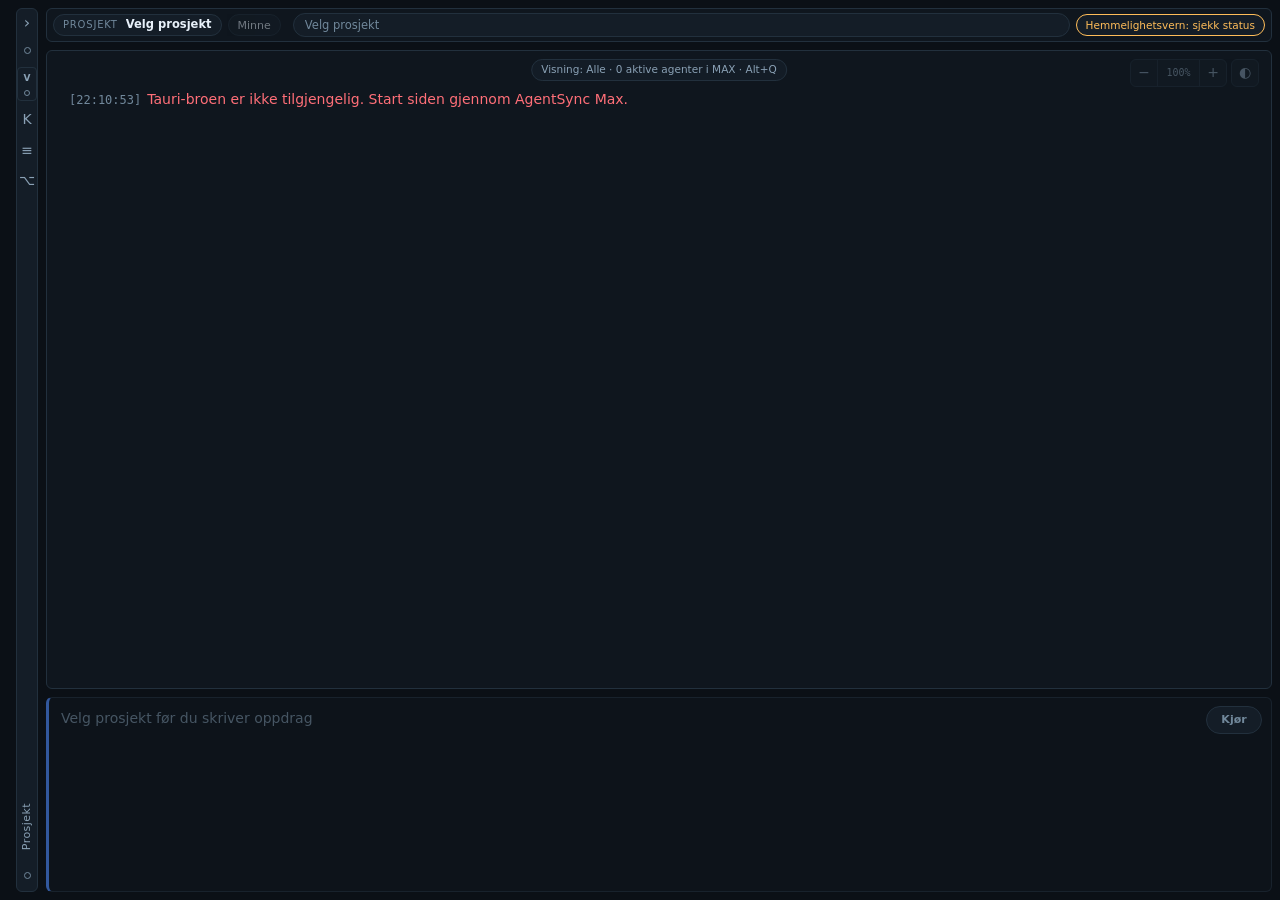
<file: desktop/src/index.html>
<!doctype html>
<html lang="nb">
<head>
  <meta charset="utf-8">
  <meta name="viewport" content="width=device-width, initial-scale=1">
  <meta name="color-scheme" content="dark">
  <title>AgentSync Max</title>
  <link rel="stylesheet" href="styles.css">
  <link rel="stylesheet" href="wiki-review.css">
  <link rel="stylesheet" href="secret-guard.css">
</head>
<body>
  <div class="shell">
    <aside id="projectDrawer" class="project-drawer" aria-label="Prosjekter">
      <div id="projectDrawerPanel" class="drawer-panel" aria-hidden="true" inert>
        <header class="drawer-head">
          <strong>Prosjekter</strong>
          <span id="projectCount" class="drawer-count"></span>
          <button id="projectDrawerClose" class="drawer-button" type="button" aria-label="Skyv prosjektvinduet inn">‹</button>
        </header>
        <input id="projectSearch" class="drawer-search" type="search" placeholder="Søk i prosjekter" autocomplete="off" spellcheck="false" aria-label="Søk i prosjekter">
        <div id="projectList" class="drawer-list" role="listbox" aria-label="Prosjekter etter siste aktivitet"></div>
      </div>
      <div id="projectDrawerHandle" class="drawer-handle" role="toolbar" aria-label="Skinne">
        <button id="railToggle" class="rail-toggle" type="button" aria-label="Åpne eller lukk prosjektvinduet" aria-expanded="false" aria-controls="projectDrawerPanel"><span class="drawer-handle-arrow" aria-hidden="true">›</span></button>
        <button id="railAgent" class="rail-item rail-icon" type="button" data-rail="agent" aria-label="Valgt agent" hidden></button>
        <button id="railRunButton" class="rail-item" type="button" data-rail="run" aria-label="Kjørende agenter"><span id="railRun" class="rail-dot"></span></button>
        <button id="railValidatorButton" class="rail-item rail-validator" type="button" role="switch" aria-checked="false" aria-label="Slå valideringsagenten på eller av"><span class="rail-validator-mark" aria-hidden="true">V</span><span id="railValidatorDot" class="rail-validator-dot" aria-hidden="true"></span></button>
        <button id="railKnowledgeButton" class="rail-item" type="button" aria-label="Kunnskapsutkast" aria-expanded="false" aria-controls="knowledgeDialog">K</button>
        <button id="railEvaluationsButton" class="rail-item" type="button" aria-label="Funn og avklaringer" aria-expanded="false" aria-controls="evaluationDialog">≡</button>
        <button id="railSettingsButton" class="rail-item" type="button" aria-label="Brytere for hva appen gjør og viser" aria-expanded="false" aria-controls="settingsPanel">⌥<span id="railSettingsDot" class="rail-settings-dot" aria-hidden="true" hidden></span></button>
        <button id="railProjectButton" class="rail-item rail-label-clip" type="button" data-rail="project" aria-label="Valgt prosjekt"><span id="railLabelClip" class="rail-label-inner"><span id="projectDrawerLabel" class="drawer-handle-label">Prosjekt</span></span></button>
        <span id="railQuotas" class="rail-quotas"></span>
        <button id="railEngineButton" class="rail-item" type="button" data-rail="engine" aria-label="Motorstatus"><span id="railEngine" class="rail-dot engine"></span></button>
      </div>
    </aside>

  <main class="stage" id="stage">
    <header id="topBar" class="top-bar" aria-label="Prosjekt, oppsett og status">
      <button id="projectContextButton" class="bar-chip bar-project" type="button">
        <span class="bar-label">Prosjekt</span>
        <strong id="projectContextName">Velg prosjekt</strong>
      </button>
      <button id="activeMemoryButton" class="bar-chip bar-memory" type="button" aria-label="Åpne eller lukk aktivt prosjektminne" disabled>Minne</button>
      <div id="setupBar" class="bar-setup" role="group" aria-label="Oppsett"></div>
      <input id="intentInput" class="bar-wish" type="text" autocomplete="off" spellcheck="false" placeholder="Velg prosjekt" aria-label="Beskriv ønsket oppsett">
      <div id="barInfo" class="bar-info" role="status" hidden>
        <span id="barInfoText" class="bar-info-text"></span>
        <span id="barInfoActions" class="bar-info-actions"></span>
        <button id="barInfoClose" class="bar-chip bar-close" type="button" aria-label="Lukk informasjonen">×</button>
      </div>
    </header>

    <div class="canvas-wrap" id="canvasWrap">
      <div id="canvasFocusBadge" class="canvas-focus-badge" role="status" aria-live="polite" aria-atomic="true" aria-keyshortcuts="Alt+Q Alt+Shift+Q">Visning: Alle</div>
      <section id="canvas" class="canvas" aria-label="Utskrift" tabindex="0">
        <div id="canvasStream" class="canvas-stream" aria-live="polite"></div>
        <p id="canvasEmpty" class="canvas-empty">Velg et prosjekt først. Deretter kan AgentSync anbefale agent, modell og nivå.</p>
      </section>

      <button id="canvasJump" class="canvas-jump" type="button" hidden>Ny tekst ↓</button>

      <div class="canvas-corner" role="toolbar" aria-label="Verktøy">
        <div class="zoom-control" role="group" aria-label="Tekststørrelse">
          <button id="zoomOut" class="corner-button zoom-button" type="button" aria-label="Mindre tekst">−</button>
          <button id="zoomReset" class="corner-button zoom-value" type="button" aria-label="Tilbakestill tekststørrelsen til 100 prosent"><span id="zoomValue">100%</span></button>
          <button id="zoomIn" class="corner-button zoom-button" type="button" aria-label="Større tekst">+</button>
        </div>
        <button id="themeToggle" class="corner-button" type="button" aria-label="Bytt tema">◐</button>
      </div>
    </div>

    <div id="scopeStrip" class="scope-strip" role="group" aria-label="Velg hvor langt agenten skal gå" hidden>
      <span id="scopeStripText" class="scope-strip-text"></span>
      <div id="scopeStripActions" class="scope-strip-actions"></div>
    </div>
    <div class="instruction-wrap">
      <textarea id="instructionInput" class="instruction" rows="8" placeholder="Velg prosjekt før du skriver oppdrag" aria-label="Oppdrag til valgt agent" disabled></textarea>
      <button id="missionStartButton" class="mission-start" type="button" disabled>Kjør</button>
    </div>

    <!-- Every switch for what the app does and shows. Turning a master off
         never writes to its children: the lookup walks up the chain, so a
         child comes back exactly as it was when the master returns. -->
    <section id="settingsPanel" class="settings-panel" aria-label="Brytere" hidden>
      <header class="settings-panel-bar">
        <span class="settings-panel-title">Brytere</span>
        <span id="settingsChanged" class="settings-changed"></span>
        <button id="settingsReset" class="settings-button" type="button">Nullstill</button>
        <button id="settingsClose" class="settings-button" type="button" aria-label="Lukk bryterne">×</button>
      </header>
      <div id="settingsBody" class="settings-body"></div>
    </section>

    <!-- The validation panel floats inside AgentSync Max and wears its frame,
         not the operating system's. Dragged by its own bar, kept inside the
         stage, remembered where it was left. -->
    <section id="controlPanel" class="control-panel" aria-label="Valideringsagent" hidden>
      <header id="controlPanelBar" class="control-panel-bar">
        <span class="control-panel-mark" aria-hidden="true">V</span>
        <span class="control-panel-title">Valideringsagent</span>
        <span id="controlProject" class="control-panel-project">Velg prosjekt i hovedvinduet</span>
        <span id="controlLiveBadge" class="control-pin">av</span>
        <button id="controlPanelMove" class="control-panel-button control-panel-move" type="button" aria-label="Flytt valideringspanelet">
          <svg class="control-panel-move-icon" viewBox="0 0 24 24" aria-hidden="true" focusable="false">
            <path d="M12 2v20M2 12h20M12 2 9 5m3-3 3 3m-3 17-3-3m3 3 3-3M2 12l3-3m-3 3 3 3m17-3-3-3m3 3-3 3" />
          </svg>
        </button>
        <button id="controlPanelMinimize" class="control-panel-button" type="button" aria-label="Minimer til tittellinjen" aria-controls="controlPanel" aria-expanded="true">
          <span class="control-panel-minimize-icon" aria-hidden="true">−</span>
          <span class="control-panel-expand-icon" aria-hidden="true">+</span>
        </button>
        <button id="controlPanelClose" class="control-panel-button" type="button" aria-label="Lukk valideringspanelet">×</button>
      </header>

      <div class="control-panel-body">
        <section class="control-live" aria-live="polite">
          <span class="control-live-dot" aria-hidden="true"></span>
          <span id="controlLiveText">Klar. Validerer etter neste fullførte skriveoppdrag som endrer filer.</span>
        </section>

        <section class="control-section">
          <div class="control-label">Valideringsoppsett</div>
          <div id="controlWriter" class="control-muted"></div>
          <div id="controlAgents" class="control-agents" role="radiogroup" aria-label="Agent"></div>
          <div class="control-row">
            <select id="controlModel" class="control-select" aria-label="Modell"></select>
            <select id="controlLevel" class="control-select" aria-label="Nivå">
              <option value="">Standard</option>
              <option value="normal">Normal</option>
              <option value="max">Max</option>
              <option value="ultra">Ultra</option>
            </select>
          </div>
        </section>

        <section class="control-section">
          <div class="control-label">Manuell kontroll</div>
          <div id="controlPresets" class="control-presets"></div>
          <textarea id="controlPrompt" class="control-prompt" rows="3" placeholder="Et nøytralt spørsmål. Ikke fortell agenten hva de andre fant."></textarea>
        </section>

        <section class="control-section">
          <label class="control-toggle">
            <input id="controlBlind" type="checkbox" checked>
            <span><b>Blind.</b> Automatiske valideringer bruker alltid en midlertidig kopi uten <code>.agent-state</code>, <code>.git</code>, lokal agenthistorikk og vanlige hemmelighetsfiler. Bryteren gjelder manuelle kontroller. Dette skjermer konteksten, men er ikke en egen sikkerhetssandkasse i Windows.</span>
          </label>
        </section>

        <div class="control-actions">
          <button id="controlRun" class="control-run" type="button" disabled>Kontroller nå</button>
          <span id="controlStatus" class="control-status" role="status"></span>
        </div>

        <section class="control-section control-runs">
          <div class="control-runs-heading">
            <div>
              <div class="control-label">Valideringer i dette prosjektet</div>
              <div class="control-runs-hint">Velg en kontroll. Resultatet åpnes her, uten at du mister plassen.</div>
            </div>
            <button id="controlEvaluationsButton" class="evaluation-button" type="button">Funn og avklaringer</button>
          </div>
          <div id="controlBrowser" class="control-browser">
            <div id="controlRunPane" class="control-run-pane">
              <div id="controlList" class="control-list" aria-live="polite" aria-label="Valideringer"></div>
            </div>
            <section id="controlDetail" class="control-detail" aria-label="Valgt validering" hidden>
              <header class="control-detail-head">
                <button id="controlDetailBack" class="control-detail-back" type="button">← Alle valideringer</button>
                <div id="controlDetailTitle" class="control-detail-title"></div>
                <div id="controlDetailMeta" class="control-detail-meta"></div>
              </header>
              <div id="controlDetailScroll" class="control-detail-scroll">
                <div id="controlVerdict" class="control-verdict" role="status" hidden></div>
                <div id="controlFindingList" class="control-finding-list"></div>
                <details id="controlRawDetails" class="control-raw-details">
                  <summary id="controlRawSummary">Hele agentrapporten</summary>
                  <pre id="controlFindings" class="control-findings" hidden></pre>
                </details>
              </div>
            </section>
          </div>
        </section>
      </div>
    </section>
  </main>
  </div>
  <!-- control.js first: it publishes window.AgentSyncControl inside its own
       closure, which app.js opens and closes the validation panel with. -->
  <script src="settings.js"></script>
  <script src="mission-status.js"></script>
  <script src="secret-guard.js"></script>
  <script src="control.js"></script>
  <script src="evaluation.js"></script>
  <script src="wiki-review.js"></script>
  <script src="external-watch.js"></script>
  <script src="active-memory.js"></script>
  <script src="app.js"></script>
</body>
</html>
</file>
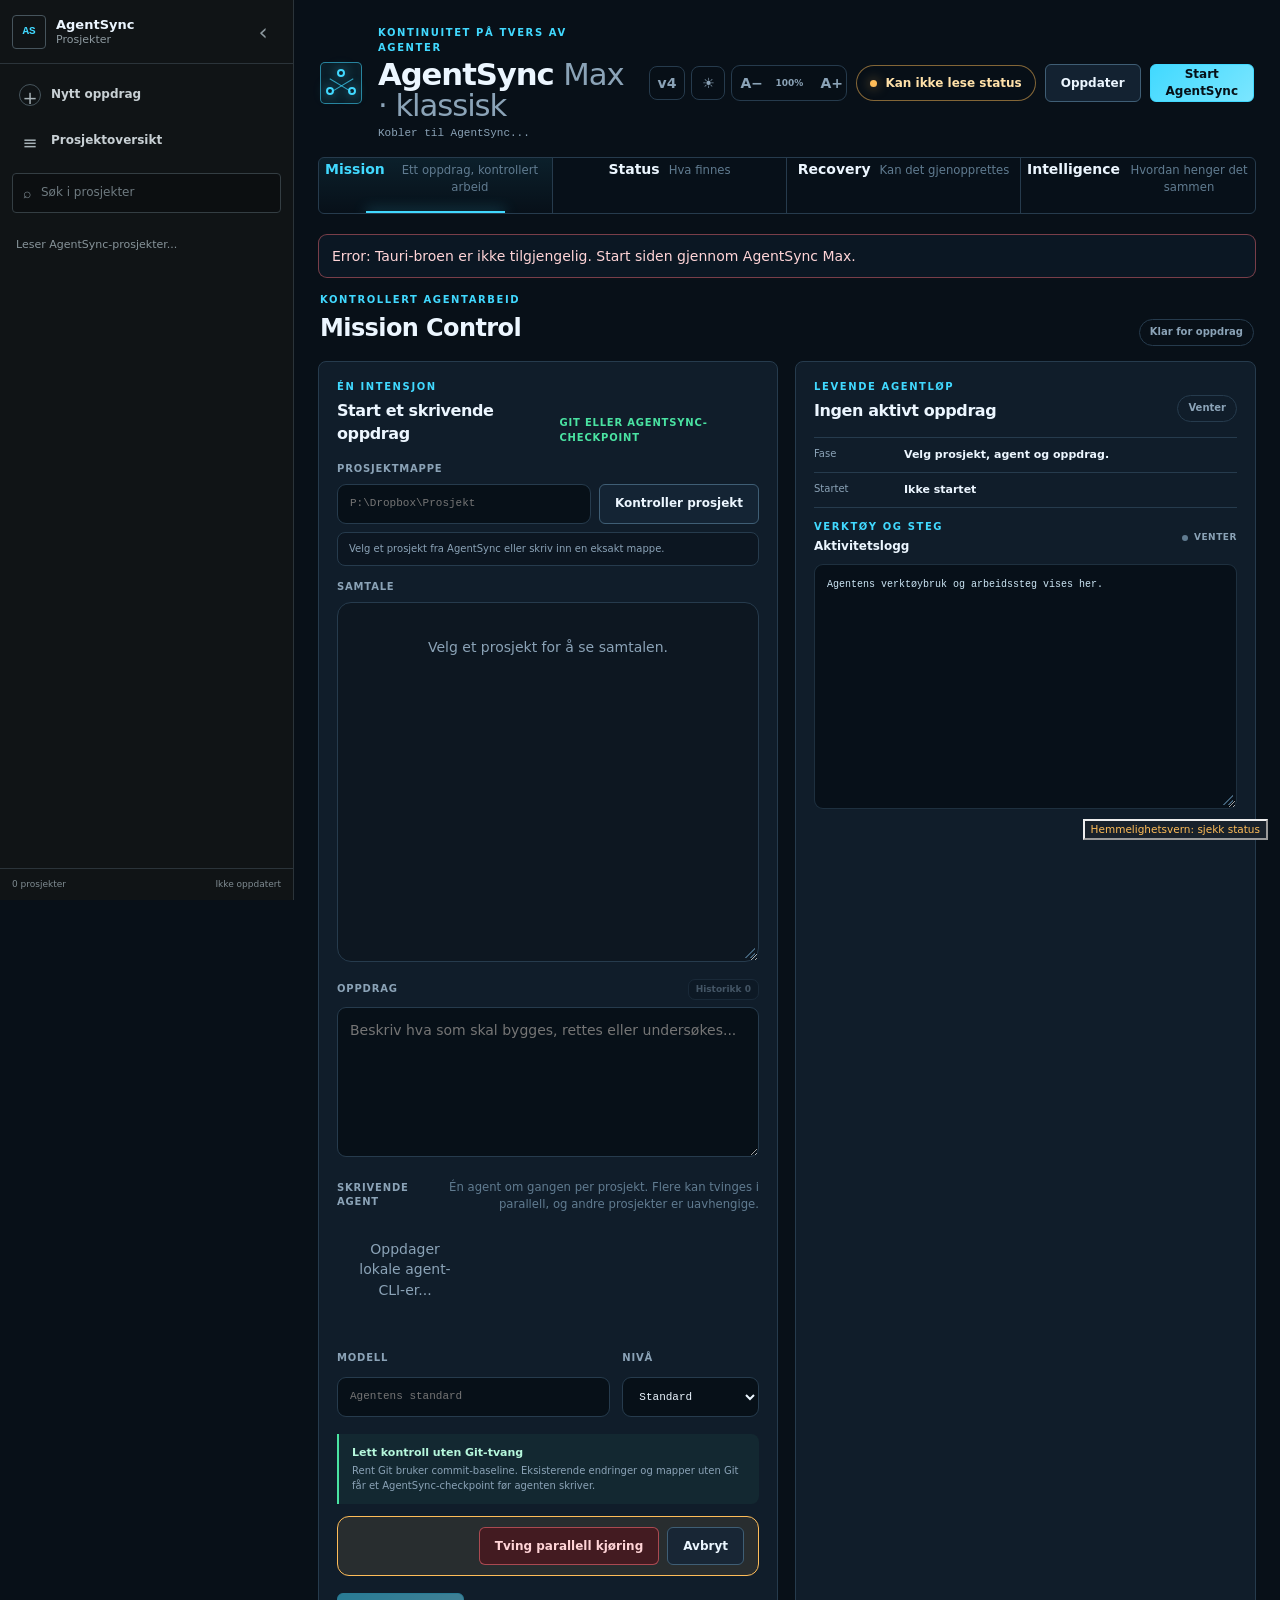
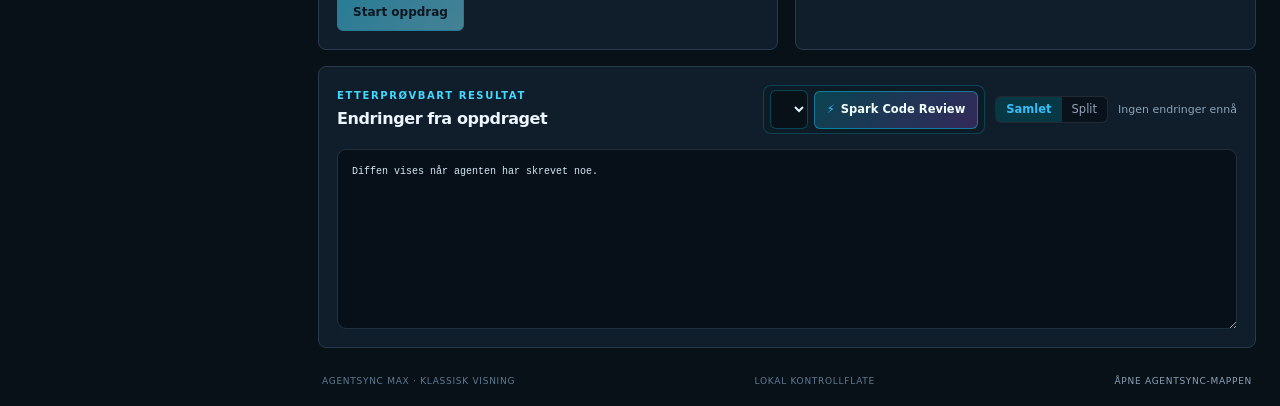
<file: desktop/src/classic.html>
<!doctype html>
<html lang="nb">
<head>
  <meta charset="utf-8">
  <meta name="viewport" content="width=device-width, initial-scale=1">
  <meta name="color-scheme" content="dark">
  <title>AgentSync Max · klassisk visning</title>
  <link rel="stylesheet" href="classic.css">
  <link rel="stylesheet" href="secret-guard.css">
</head>
<body>
  <div class="desktop-layout">
    <aside id="projectSidebar" class="project-sidebar" aria-label="Prosjektnavigator">
      <div class="project-sidebar-head">
        <span class="project-sidebar-mark" aria-hidden="true">AS</span>
        <div class="project-sidebar-title">
          <strong>AgentSync</strong>
          <span>Prosjekter</span>
        </div>
        <button id="projectSidebarToggle" class="project-sidebar-toggle" type="button" aria-label="Skjul prosjektnavigatoren" aria-expanded="true" title="Skjul prosjektnavigatoren">‹</button>
      </div>

      <nav class="project-sidebar-actions" aria-label="Prosjekthandlinger">
        <button id="sidebarNewMission" class="project-sidebar-action primary" type="button"><span aria-hidden="true">+</span><strong>Nytt oppdrag</strong></button>
        <button id="sidebarProjectOverview" class="project-sidebar-action" type="button"><span aria-hidden="true">≡</span><strong>Prosjektoversikt</strong></button>
      </nav>

      <label class="project-sidebar-search">
        <span class="sr-only">Søk i prosjekter</span>
        <span aria-hidden="true">⌕</span>
        <input id="projectSidebarSearch" type="search" autocomplete="off" placeholder="Søk i prosjekter">
      </label>

      <div id="projectSidebarList" class="project-sidebar-list" role="listbox" aria-label="Prosjekter etter siste aktivitet">
        <p class="project-sidebar-empty">Leser AgentSync-prosjekter...</p>
      </div>
      <div class="project-sidebar-foot"><span id="projectSidebarCount">0 prosjekter</span><span id="projectSidebarFreshness">Ikke oppdatert</span></div>
      <div id="projectSidebarResizer" class="project-sidebar-resizer" role="separator" aria-orientation="vertical" aria-label="Endre bredden på prosjektnavigatoren" title="Dra for å endre bredde · dobbeltklikk for standard"></div>
    </aside>

    <div class="app-shell">
    <header class="app-header">
      <div class="identity">
        <div class="app-mark" aria-hidden="true"><span></span><span></span><span></span></div>
        <div>
          <p class="eyebrow">Kontinuitet på tvers av agenter</p>
          <h1>AgentSync <span>Max · klassisk</span></h1>
          <p id="homePath" class="home-path">Kobler til AgentSync...</p>
        </div>
      </div>
      <div class="header-actions">
        <div class="ux-controls" aria-label="Visningsvalg">
          <a class="ux-button classic-v4-link" href="index.html" title="Tilbake til v4-visningen">v4</a>
          <button id="themeToggle" class="ux-button" type="button" aria-label="Bytt til lyst tema" title="Bytt mellom natt og dag"><span id="themeIcon" aria-hidden="true">☀</span></button>
          <div class="font-controls" role="group" aria-label="Tekststørrelse">
            <button id="fontDecrease" class="ux-button font-button" type="button" aria-label="Zoom ut">A−</button>
            <output id="fontSizeValue" aria-live="polite">100%</output>
            <button id="fontIncrease" class="ux-button font-button" type="button" aria-label="Zoom inn">A+</button>
          </div>
        </div>
        <div id="servicePill" class="service-pill loading"><i></i><span>Leser status</span></div>
        <button id="refreshButton" class="button secondary" type="button">Oppdater</button>
        <button id="startButton" class="button primary" type="button">Start AgentSync</button>
      </div>
    </header>

    <nav class="view-tabs" aria-label="AgentSync-visninger">
      <button class="view-tab active" type="button" data-view="mission"><span>Mission</span><small>Ett oppdrag, kontrollert arbeid</small></button>
      <button class="view-tab" type="button" data-view="status"><span>Status</span><small>Hva finnes</small></button>
      <button class="view-tab" type="button" data-view="recovery"><span>Recovery</span><small>Kan det gjenopprettes</small></button>
      <button class="view-tab" type="button" data-view="intelligence"><span>Intelligence</span><small>Hvordan henger det sammen</small></button>
    </nav>

    <main>
      <section id="engineNotice" class="engine-notice" hidden aria-live="assertive">
        <span class="engine-notice-mark" aria-hidden="true">!</span>
        <div class="engine-notice-copy">
          <strong id="engineNoticeTitle">AgentSync-motoren ble startet automatisk</strong>
          <p id="engineNoticeText"></p>
          <small id="engineNoticeTime"></small>
        </div>
        <button id="engineNoticeClose" type="button" aria-label="Lukk meldingen">×</button>
      </section>
      <section id="messageArea" class="message-area" hidden></section>

      <section id="missionView" class="view active" aria-labelledby="missionHeading">
        <div class="section-heading">
          <div><p class="kicker">Kontrollert agentarbeid</p><h2 id="missionHeading">Mission Control</h2></div>
          <span id="missionState" class="state-chip neutral">Klar for oppdrag</span>
        </div>

        <div class="mission-grid">
          <section class="panel mission-composer">
            <div class="panel-heading">
              <div><p class="kicker">Én intensjon</p><h3>Start et skrivende oppdrag</h3></div>
              <span class="mission-safety">Git eller AgentSync-checkpoint</span>
            </div>

            <label class="field-label" for="missionProject">Prosjektmappe</label>
            <div class="mission-project-row">
              <div class="mission-project-field">
                <input id="missionProject" class="field-input" type="text" autocomplete="off" aria-autocomplete="list" aria-controls="missionProjectPicker" aria-expanded="false" placeholder="P:\Dropbox\Prosjekt">
                <div id="missionProjectPicker" class="mission-project-picker" role="listbox" aria-label="AgentSync-prosjekter" hidden></div>
              </div>
              <button id="missionInspectButton" class="button secondary" type="button">Kontroller prosjekt</button>
            </div>
            <div id="missionWorkspace" class="mission-workspace neutral">Velg et prosjekt fra AgentSync eller skriv inn en eksakt mappe.</div>

            <div class="field-label-row conversation-label">
              <span class="field-label">Samtale</span>
              <div id="conversationFilters" class="conversation-filters" role="group" aria-label="Filtrer samtalen på agent"></div>
            </div>
            <div id="conversationTimeline" class="conversation-timeline" aria-live="polite">
              <div class="empty-state">Velg et prosjekt for å se samtalen.</div>
            </div>

            <div class="field-label-row mission-prompt-label">
              <label class="field-label" for="missionPrompt">Oppdrag</label>
              <button id="missionHistoryButton" class="mission-history-toggle" type="button" aria-expanded="false" aria-controls="missionPromptHistory" disabled>Historikk 0</button>
            </div>
            <div class="mission-prompt-field">
              <textarea id="missionPrompt" class="mission-prompt" maxlength="20000" placeholder="Beskriv hva som skal bygges, rettes eller undersøkes..."></textarea>
              <div id="missionPromptHistory" class="mission-prompt-history" role="listbox" aria-label="Tidligere oppdrag" hidden></div>
            </div>

            <div class="field-label-row">
              <span class="field-label">Skrivende agent</span>
              <small>Én agent om gangen per prosjekt. Flere kan tvinges i parallell, og andre prosjekter er uavhengige.</small>
            </div>
            <div id="missionAgents" class="mission-agents"><div class="empty-state">Oppdager lokale agent-CLI-er...</div></div>

            <div class="mission-tuning">
              <div class="mission-tuning-field">
                <label class="field-label" for="missionModel">Modell</label>
                <input id="missionModel" class="field-input" type="text" list="missionModelOptions" placeholder="Agentens standard" autocomplete="off">
                <datalist id="missionModelOptions"></datalist>
              </div>
              <div class="mission-tuning-field">
                <label class="field-label" for="missionLevel">Nivå</label>
                <select id="missionLevel" class="field-input">
                  <option value="">Standard</option>
                  <option value="normal">Normal</option>
                  <option value="max">Max</option>
                  <option value="ultra">Ultra</option>
                </select>
              </div>
            </div>

            <div class="mission-guardrail">
              <strong>Lett kontroll uten Git-tvang</strong>
              <span>Rent Git bruker commit-baseline. Eksisterende endringer og mapper uten Git får et AgentSync-checkpoint før agenten skriver.</span>
            </div>
            <div id="missionForceBanner" class="mission-force-banner" hidden>
              <span id="missionForceText"></span>
              <div class="mission-force-actions">
                <button id="missionForceConfirm" class="button danger" type="button">Tving parallell kjøring</button>
                <button id="missionForceDismiss" class="button secondary" type="button">Avbryt</button>
              </div>
            </div>
            <div class="mission-actions">
              <button id="missionStartButton" class="button primary" type="button" disabled>Start oppdrag</button>
              <button id="missionCancelButton" class="button danger" type="button" hidden>Avbryt</button>
            </div>
          </section>

          <section class="panel mission-runtime">
            <div class="panel-heading">
              <div><p class="kicker">Levende agentløp</p><h3 id="missionRuntimeTitle">Ingen aktivt oppdrag</h3></div>
              <span id="missionAgentBadge" class="state-chip neutral">Venter</span>
            </div>
            <dl id="missionMeta" class="mission-meta">
              <dt>Fase</dt><dd>Velg prosjekt, agent og oppdrag.</dd>
              <dt>Startet</dt><dd>Ikke startet</dd>
            </dl>
            <section id="missionFinalPanel" class="mission-final" hidden>
              <div class="mission-stream-heading">
                <div><p class="kicker mission-response-label">Agentens tekst <span id="missionFinalModel" class="mission-inline-model"></span><span id="missionFinalSpinner" class="agent-working-spinner" role="status" aria-label="Agenten arbeider" hidden></span></p><h4 id="missionFinalHeading">Sluttresultat</h4></div>
                <span id="missionFinalState" class="state-chip neutral">Venter</span>
              </div>
              <pre id="missionFinalOutput" class="mission-final-output"></pre>
            </section>
            <div class="mission-stream-heading activity-heading">
              <div><p class="kicker">Verktøy og steg</p><h4>Aktivitetslogg</h4></div>
              <span id="missionActivityState" class="live-indicator stopped"><i></i>Venter</span>
            </div>
            <pre id="missionOutput" class="mission-output">Agentens verktøybruk og arbeidssteg vises her.</pre>
            <pre id="missionErrors" class="mission-errors" hidden></pre>
          </section>
        </div>

        <section class="panel mission-diff-panel">
          <div class="panel-heading diff-heading">
            <div>
              <p class="kicker">Etterprøvbart resultat</p>
              <h3>Endringer fra oppdraget</h3>
            </div>
            <div class="diff-tools">
              <div class="spark-review-group">
                <select id="sparkModelSelect" class="compact-select spark-model-select" title="Velg lokal modell på DGX Spark" aria-label="Velg Spark-modell"></select>
                <button id="runCodeReviewButton" class="button spark-button" type="button" title="Gjennomfør sikkerhets- og kvalitetskontroll med valgt lokal modell på DGX Spark">
                  <span class="spark-icon" aria-hidden="true">⚡</span><span>Spark Code Review</span>
                </button>
              </div>
              <div class="diff-view-toggle" role="group" aria-label="Diff-visning">
                <button id="diffViewUnified" class="diff-toggle-btn active" type="button" title="Vis som samlet diff">Samlet</button>
                <button id="diffViewSplit" class="diff-toggle-btn" type="button" title="Vis side-ved-side">Split</button>
              </div>
              <span id="missionDiffSummary" class="generated">Ingen endringer ennå</span>
            </div>
          </div>

          <section id="codeReviewPanel" class="code-review-panel" hidden>
            <div class="review-head">
              <div class="review-meta-left">
                <span class="spark-badge">NVIDIA DGX Spark · lokal</span>
                <span id="codeReviewModel" class="model-badge">qwen3-coder-next:q8_0</span>
                <span id="codeReviewTime" class="time-badge"></span>
              </div>
              <span id="codeReviewBadge" class="state-chip neutral">Venter</span>
            </div>
            <div id="codeReviewContent" class="code-review-content markdown-output"></div>
          </section>

          <div id="diffFileList" class="diff-file-list" hidden></div>
          <div id="missionDiffContainer" class="mission-diff-container">
            <pre id="missionDiff" class="mission-diff">Diffen vises når agenten har skrevet noe.</pre>
            <div id="missionDiffRendered" class="mission-diff-rendered" hidden></div>
          </div>
        </section>
      </section>

      <section id="statusView" class="view" aria-labelledby="statusHeading">
        <div class="section-heading">
          <div><p class="kicker">Levende oversikt</p><h2 id="statusHeading">Agentprosjekter</h2></div>
          <p id="statusGenerated" class="generated">Venter på første status...</p>
        </div>
        <div id="statusCards" class="metric-grid skeleton-grid"></div>

        <section class="panel audit-panel">
          <div class="panel-heading">
            <div><p class="kicker">Fast selvkontroll</p><h3>Agentene mot rapporten</h3></div>
            <span id="auditSummary" class="state-chip neutral">Ikke lest</span>
          </div>
          <div id="auditGrid" class="audit-grid empty-state">Statuskontrakten bygges...</div>
        </section>

        <section class="panel projects-panel">
          <div class="panel-heading project-tools">
            <div><p class="kicker">Eksakte arbeidsmapper</p><h3>Prosjekter oppdaget av agentene</h3></div>
            <label class="search"><span aria-hidden="true">⌕</span><span class="sr-only">Søk i agentprosjekter</span><input id="projectSearch" type="search" aria-label="Søk i agentprosjekter" placeholder="Søk etter prosjekt, mappe eller maskin"></label>
          </div>
          <div class="table-wrap">
            <table>
              <thead><tr><th>Prosjektmappe</th><th>Agentene</th><th>Sesjoner</th><th>State-filer</th><th>Størrelse</th><th>Siste data</th><th>Maskiner</th></tr></thead>
              <tbody id="projectRows"><tr><td colspan="7" class="empty-cell">Venter på AgentSync-Status.json...</td></tr></tbody>
            </table>
          </div>
        </section>
      </section>

      <section id="recoveryView" class="view" aria-labelledby="recoveryHeading">
        <div class="section-heading">
          <div><p class="kicker">Bevaringskontroll</p><h2 id="recoveryHeading">Recovery</h2></div>
          <div class="section-actions"><button id="recoveryButton" class="button secondary" type="button">Kjør kontroll</button><button id="deepRecoveryButton" class="button secondary" type="button">Kjør dyp kontroll</button></div>
        </div>
        <div class="context-strip">
          <div><strong>Vanlig kontroll</strong><span>Sjekker at prosjektkoblinger og recovery-grunnlag kan leses.</span></div>
          <div><strong>Dyp kontroll</strong><span>Leser alle registrerte filer og lager et samlet integritetsavtrykk. Tar lengre tid.</span></div>
        </div>
        <div id="recoveryFreshness" class="freshness-notice" hidden></div>
        <div id="recoveryCards" class="metric-grid"></div>
        <section class="panel">
          <div class="panel-heading project-tools"><div><p class="kicker">Gjenopprettbarhet</p><h3>Prosjektstatus</h3></div><div class="table-controls"><label class="search"><span aria-hidden="true">⌕</span><input id="recoverySearch" type="search" aria-label="Søk i Recovery-prosjekter" placeholder="Søk i Recovery"></label><select id="recoveryFilter" class="compact-select" aria-label="Filtrer Recovery-status"><option value="all">Alle statuser</option><option value="attention">Bare oppmerksomhet</option><option value="ready">Bare klare</option></select><span id="recoveryGenerated" class="generated"></span></div></div>
          <div class="table-wrap"><table><thead><tr><th>Prosjekt</th><th>Status</th><th>Agenter</th><th>Sesjoner</th><th>Størrelse</th><th>Funn</th></tr></thead><tbody id="recoveryRows"></tbody></table></div>
        </section>
      </section>

      <section id="intelligenceView" class="view" aria-labelledby="intelligenceHeading">
        <div class="section-heading">
          <div><p class="kicker">Avledet metadata</p><h2 id="intelligenceHeading">Intelligence</h2></div>
          <p id="intelligenceGenerated" class="generated"></p>
        </div>
        <div class="context-strip intelligence-guide">
          <div><strong>Delte stier</strong><span>Filstier som finnes i metadata fra flere agentøkter. Samtaleinnhold vises ikke.</span></div>
          <div><strong>Agentflyt</strong><span>Rekkefølgen ulike agenter har vært aktive i samme prosjekt, ikke direkte meldinger mellom dem.</span></div>
        </div>
        <div id="intelligenceCards" class="metric-grid"></div>
        <div class="intelligence-columns">
          <section class="panel"><div class="panel-heading"><div><p class="kicker">Modellbruk</p><h3>Registrerte modeller</h3></div></div><div id="modelList" class="rank-list"></div></section>
          <section class="panel"><div class="panel-heading"><div><p class="kicker">Krysskoblinger</p><h3>Agentflyt</h3></div></div><div id="flowList" class="flow-list"></div></section>
        </div>
        <section class="panel"><div class="panel-heading project-tools"><div><p class="kicker">Sist registrert</p><h3>Agentøkter</h3></div><div class="table-controls"><label class="search"><span aria-hidden="true">⌕</span><input id="intelligenceSearch" type="search" aria-label="Søk i agentøkter" placeholder="Søk i agentøkter"></label><select id="intelligenceAgentFilter" class="compact-select" aria-label="Filtrer på agent"><option value="all">Alle agenter</option></select><label class="toggle-control"><input id="intelligenceTechnical" type="checkbox"><span>Vis tekniske økter</span></label><span id="intelligenceResultCount" class="generated"></span></div></div><div class="table-wrap"><table><thead><tr><th>Prosjekt</th><th>Agent</th><th>Modell</th><th>Emne</th><th>Stier</th><th>Sist aktiv</th></tr></thead><tbody id="sessionRows"></tbody></table></div><div class="table-more"><button id="intelligenceMore" class="button secondary" type="button" hidden>Vis flere</button></div></section>
      </section>
    </main>

    <footer>
      <span>AgentSync Max · klassisk visning</span>
      <span id="footerMachine">Lokal kontrollflate</span>
      <button id="folderButton" type="button">Åpne AgentSync-mappen</button>
    </footer>
    </div>
  </div>

  <section id="missionFocusLayer" class="mission-focus-layer" role="dialog" aria-modal="false" aria-labelledby="missionFocusTitle" tabindex="-1" hidden>
    <header class="mission-focus-header">
      <div class="mission-focus-identity">
        <span id="missionFocusAgent" class="agent-tag aider"><span class="agent-mark">ai</span>Aider</span>
        <div>
          <p id="missionFocusProject" class="mission-focus-project"></p>
          <p id="missionFocusModel" class="mission-focus-model"></p>
        </div>
      </div>
      <div class="mission-focus-actions">
        <span id="missionFocusHistoryState" class="state-chip warn" hidden>Historisk oppdrag</span>
        <button id="missionFocusActiveSession" class="button primary" type="button" hidden>Åpne aktivt oppdrag</button>
        <span id="missionFocusStatus" class="state-chip neutral">Venter</span>
        <button id="missionFocusCancel" class="button danger" type="button" hidden>Avbryt</button>
        <button id="missionFocusOverview" class="button secondary" type="button">Til oversikten</button>
      </div>
    </header>
    <main id="missionFocusScroller" class="mission-focus-scroller">
      <article class="mission-focus-conversation">
        <div class="mission-focus-prompt-wrap">
          <p>Oppdrag</p>
          <pre id="missionFocusPrompt" class="mission-focus-prompt"></pre>
        </div>
        <p id="missionFocusTaskSummary" class="mission-focus-task-summary" hidden></p>
        <div class="mission-focus-elapsed"><span id="missionFocusElapsed">Ikke startet</span><i></i></div>
        <section class="mission-focus-response" aria-live="polite">
          <div class="mission-focus-response-head">
            <div><p class="kicker mission-response-label">Agentens tekst <span id="missionFocusResponseModel" class="mission-inline-model"></span><span id="missionFocusSpinner" class="agent-working-spinner" role="status" aria-label="Agenten arbeider" hidden></span></p><h2 id="missionFocusTitle">Arbeidsøkt</h2></div>
            <span id="missionFocusPhase" class="generated"></span>
          </div>
          <div id="missionFocusOutcome" class="mission-outcome" hidden><strong id="missionFocusOutcomeTitle"></strong><p id="missionFocusOutcomeText"></p></div>
          <div id="missionFocusText" class="mission-focus-text markdown-output"></div>
          <details id="missionFocusErrorPanel" class="mission-focus-details mission-error-details" hidden><summary><span>Tekniske feildetaljer</span><small>Nyeste først · rå agenttekst</small></summary><pre id="missionFocusErrors" class="mission-focus-errors"></pre></details>
        </section>
        <details id="missionFocusActivityPanel" class="mission-focus-details">
          <summary><span>Aktivitetslogg</span><small id="missionFocusActivitySummary">Verktøy og arbeidssteg</small></summary>
          <pre id="missionFocusActivity" class="mission-focus-activity"></pre>
        </details>
        <details id="missionFocusChangesPanel" class="mission-focus-details mission-focus-changes">
          <summary><span id="missionFocusChangesTitle">Ingen endringer ennå</span><small id="missionFocusChangesAction">Ingen diff</small></summary>
          <div id="missionFocusDiffToolbar" class="focus-diff-toolbar" hidden>
            <button id="missionFocusReviewButton" class="button spark-button compact" type="button"><span class="spark-icon" aria-hidden="true">⚡</span><span>Kjør lokal Code Review</span></button>
            <div id="missionFocusFileList" class="diff-file-list compact" hidden></div>
          </div>
          <section id="missionFocusReviewPanel" class="code-review-panel compact" hidden>
            <div class="review-head">
              <div class="review-meta-left">
                <span class="spark-badge">NVIDIA DGX Spark · lokal</span>
                <span id="missionFocusReviewModel" class="model-badge">qwen3-coder-next:q8_0</span>
              </div>
              <span id="missionFocusReviewBadge" class="state-chip neutral">Venter</span>
            </div>
            <div id="missionFocusReviewContent" class="code-review-content markdown-output"></div>
          </section>
          <pre id="missionFocusDiff" class="mission-focus-diff"></pre>
          <div id="missionFocusDiffRendered" class="mission-diff-rendered" hidden></div>
        </details>
        <div id="missionFocusResultActions" class="mission-result-actions" hidden>
          <button id="missionFocusOpenProject" class="button secondary" type="button">Åpne prosjektmappe</button>
          <button id="missionFocusFollowUp" class="button primary" type="button">Nytt oppdrag her</button>
        </div>
      </article>
    </main>
  </section>

  <nav id="missionSessionDock" class="mission-session-dock" aria-label="Lagrede oppdrag" hidden>
    <button id="missionSessionDashboard" class="mission-dock-dashboard active" type="button" aria-pressed="true">
      <span class="mission-dock-icon" aria-hidden="true">⌂</span><span>Oversikt</span>
    </button>
    <div class="mission-dock-heading"><strong>Oppdrag</strong><small id="missionSessionCount">0</small></div>
    <div id="missionSessionTabs" class="mission-session-tabs" aria-label="Nylige oppdrag"></div>
    <button id="missionSessionAll" class="mission-dock-all" type="button" aria-haspopup="dialog" aria-expanded="false"><strong>Alle</strong><small id="missionSessionAllCount">0</small></button>
  </nav>

  <section id="missionArchive" class="mission-archive" role="dialog" aria-modal="true" aria-labelledby="missionArchiveTitle" tabindex="-1" hidden>
    <header><div><p class="kicker">Historikk</p><h2 id="missionArchiveTitle">Alle oppdrag</h2></div><button id="missionArchiveClose" class="detail-close" type="button" aria-label="Lukk oppdragshistorikk">×</button></header>
    <label class="search mission-archive-search"><span aria-hidden="true">⌕</span><input id="missionArchiveSearch" type="search" aria-label="Søk i oppdragshistorikk" placeholder="Søk etter prosjekt, agent eller oppdrag"></label>
    <p id="missionArchiveCount" class="generated"></p>
    <div id="missionArchiveList" class="mission-archive-list"></div>
  </section>

  <aside id="detailPopover" class="detail-popover" role="dialog" aria-label="Detaljer" hidden>
    <button id="detailClose" class="detail-close" type="button" aria-label="Lukk">×</button>
    <p id="detailKicker" class="kicker"></p>
    <h3 id="detailTitle"></h3>
    <p id="detailDescription" class="detail-description"></p>
    <dl id="detailRows"></dl>
  </aside>

  <script src="secret-guard.js"></script>
  <script src="classic.js"></script>
</body>
</html>
</file>
<file: desktop/src/styles.css>
/* AgentSync Max – canvas-first surface.
   One thin line at the top (project · setup flow · status), a blank output
   canvas, a small wish field and a larger instruction field. No floating
   windows: everything that needs explaining slides into the top line. */

:root {
  color-scheme: dark;
  --bg: #0b1016;
  --surface: #0f161e;
  --surface-2: #141d27;
  --line: #22303d;
  --line-bright: #3a5066;
  /* Surfaces for anything that floats above the canvas. Computed here, where
     the base tokens still mean the theme's own values. Six per cent is enough
     to separate the panel from the canvas without turning it into a light box
     in a dark room. Tried at 15, 6, 3 and 4.5 per cent before landing on 4. */
  --panel-bg: color-mix(in srgb, #0b1016 96%, #ffffff 4%);
  --panel-surface: color-mix(in srgb, #0f161e 96%, #ffffff 4%);
  --panel-surface-2: color-mix(in srgb, #141d27 96%, #ffffff 4%);
  --panel-line: color-mix(in srgb, #22303d 93%, #ffffff 7%);
  --text: #e8f1fa;
  --muted: #8aa1b5;
  --muted-2: #71889b;
  --accent: #41d9ff;
  --blue: #4f8cff;
  --green: #4ae3a2;
  --amber: #ffbd59;
  --red: #ff6f78;
  --shadow: 0 18px 60px rgba(0, 0, 0, .35);
  /* Who said it. The user is white on purpose: the one voice in the canvas
     that is never an agent should not need to be looked up. */
  --actor-user: #ffffff;
  --actor-claude: #e08a5a;
  --actor-codex: #b8d15f;
  --actor-antigravity: #9b8cf0;
  --actor-opencode: #3fc0b0;
  --actor-cline: #e57fc0;
  --actor-aider: #6fa0ff;
  --actor-unknown: #7b8fa3;
}

:root[data-theme="light"] {
  color-scheme: light;
  --bg: #f3f5f8;
  --surface: #ffffff;
  --surface-2: #eef2f6;
  --line: #d5dde6;
  --line-bright: #b3c2d1;
  /* The canvas is white here, so lifting would remove the separation. The
     panel settles instead, and the border does the rest. */
  --panel-bg: color-mix(in srgb, #f3f5f8 94%, #0b1016 6%);
  --panel-surface: color-mix(in srgb, #ffffff 96%, #0b1016 4%);
  --panel-surface-2: color-mix(in srgb, #eef2f6 94%, #0b1016 6%);
  --panel-line: color-mix(in srgb, #d5dde6 88%, #0b1016 12%);
  --text: #111a24;
  --muted: #5a6b7c;
  --muted-2: #6f7f90;
  --accent: #0a7fa8;
  --blue: #2f6fe0;
  --green: #1f9d6a;
  --amber: #b9740c;
  --red: #d33a45;
  --shadow: 0 18px 50px rgba(20, 30, 40, .18);
  /* The same hues, taken down until they read on white. The user stays the
     absence of an agent colour, which on this ground is near-black. */
  --actor-user: #1b2530;
  --actor-claude: #b4562a;
  --actor-codex: #6f8c1f;
  --actor-antigravity: #5c4bc4;
  --actor-opencode: #10796c;
  --actor-cline: #b03f8c;
  --actor-aider: #2f63c4;
  --actor-unknown: #5a6b7c;
}

* { box-sizing: border-box; }
[hidden] { display: none !important; }
.sr-only { position: absolute !important; width: 1px !important; height: 1px !important; padding: 0 !important; margin: -1px !important; overflow: hidden !important; clip: rect(0, 0, 0, 0) !important; white-space: nowrap !important; border: 0 !important; }
html, body { height: 100%; margin: 0; background: var(--bg); color: var(--text); }
body { font: 14px/1.55 Inter, ui-sans-serif, system-ui, -apple-system, "Segoe UI", sans-serif; overflow: hidden; }
button, input, select, textarea { font: inherit; color: inherit; }

/* Project drawer on the left (slides in and out) next to the stacked regions:
   top line, canvas (fills), intent (2 lines), instructions (8 lines). */
.shell { display: flex; min-width: 0; min-height: 0; height: 100%; }
.stage { position: relative; display: flex; flex: 1 1 auto; flex-direction: column; gap: 8px; min-width: 0; min-height: 0; height: 100%; padding: 8px; overflow: hidden; }
.stage > * { min-width: 0; }

/* ---------------------------------------------------------------------------
   The top line: one sentence high. Project chip, then the setup flow
   (choose model → tight bubbles → chosen setup with Switch), then status chips
   (running, quotas, engine). Any explanation slides in horizontally over the
   line and scrolls sideways when it is long.
   --------------------------------------------------------------------------- */
.top-bar { position: relative; display: flex; flex: 0 0 auto; align-items: center; gap: 6px; height: 34px; min-height: 34px; padding: 0 6px; overflow: hidden; border: 1px solid var(--line); border-radius: 6px; background: var(--surface); font-size: 11.5px; }
.bar-chip { display: inline-flex; flex: 0 0 auto; align-items: center; gap: 5px; height: 22px; max-width: 320px; padding: 0 9px; overflow: hidden; border: 1px solid var(--line); border-radius: 999px; background: var(--surface-2); color: var(--text); cursor: pointer; font-size: 11px; line-height: 1; white-space: nowrap; text-overflow: ellipsis; }
.bar-chip:hover, .bar-chip:focus-visible { outline: 0; border-color: var(--line-bright); }
.bar-chip.primary { border-color: var(--accent); color: var(--accent); font-weight: 650; }
.bar-chip.bubble { padding-right: 8px; }
.bar-chip.bubble.recommended { border-color: var(--accent); box-shadow: 0 0 0 1px color-mix(in srgb, var(--accent) 26%, transparent); }
.bar-chip.bubble .bar-level { color: var(--muted-2); }
.bar-chip.mono { font-family: ui-monospace, SFMono-Regular, Consolas, monospace; color: var(--muted); }
.bar-chip.warn { color: var(--amber); border-color: var(--amber); }
.bar-chip.warn.active { background: color-mix(in srgb, var(--amber) 18%, transparent); }
.bar-chip.danger { color: var(--red); border-color: var(--red); }
.bar-chip.quiet { border-color: transparent; background: transparent; color: var(--muted); }
.bar-chip.quiet:hover, .bar-chip.quiet:focus-visible { border-color: var(--line-bright); }
.bar-chip .agent-mark { margin-right: 0; }
.bar-chip.bar-close { width: 22px; padding: 0; justify-content: center; }
.bar-project { gap: 8px; max-width: 280px; }
.bar-project.needs-project { border-color: var(--accent); }
.bar-label { color: var(--muted-2); font-size: 10px; letter-spacing: .08em; text-transform: uppercase; }
.bar-project strong { min-width: 0; overflow: hidden; font-size: 11.5px; font-weight: 650; text-overflow: ellipsis; }
.bar-setup { display: flex; flex: 0 1 auto; align-items: center; gap: 4px; min-width: 0; max-width: 100%; height: 100%; overflow-x: auto; overflow-y: hidden; scrollbar-width: none; overscroll-behavior-x: contain; }
.bar-setup::-webkit-scrollbar { display: none; }
.bar-setup.choosing { flex: 1 1 auto; }
.bar-setup.choosing.overflow-left { box-shadow: inset 16px 0 12px -16px var(--accent); }
.bar-setup.choosing.overflow-right { box-shadow: inset -16px 0 12px -16px var(--accent); }
.bar-setup.choosing.overflow-left.overflow-right { box-shadow: inset 16px 0 12px -16px var(--accent), inset -16px 0 12px -16px var(--accent); }
.top-bar.intent-writing .bar-setup { display: none; }
.top-bar.intent-writing .bar-wish { flex-basis: auto; min-width: 0; }
/* The wish field lives in the line: Enter asks for ranked choices. */
.bar-wish { flex: 1 1 160px; min-width: 120px; height: 24px; padding: 0 11px; border: 1px solid var(--line); border-radius: 999px; background: var(--surface-2); color: var(--text); outline: 0; font-size: 11.5px; }
.bar-wish:focus { border-color: var(--accent); }
.bar-wish::placeholder { color: var(--muted-2); }
.bar-wish.needs-project { border-style: dashed; cursor: pointer; }
.bar-wish:read-only { opacity: .7; }
.bar-select.model { max-width: 210px; }
.bar-chip.bubble.unavailable { opacity: .5; border-style: dashed; }
.bar-chip.agent { border-color: var(--line-bright); }
.bar-chip.bubble.current { border-color: var(--line-bright); background: var(--surface); }
.bar-chip.bubble .bubble-label { overflow: hidden; text-overflow: ellipsis; }
.bar-select { flex: 0 0 auto; height: 22px; padding: 0 6px; border: 1px solid var(--line); border-radius: 999px; background: var(--surface-2); color: var(--text); font-size: 11px; }
.bar-select:focus { outline: 0; border-color: var(--accent); }
.bar-text { flex: 0 0 auto; color: var(--muted); font-size: 11px; white-space: nowrap; }
.bar-hint { flex: 0 0 auto; padding: 0; border: 0; background: transparent; color: var(--muted-2); font-size: 10.5px; white-space: nowrap; cursor: help; }
.bar-hint:focus-visible { outline: 1px solid var(--line-bright); outline-offset: 2px; }
.bar-hint.caveat { color: var(--amber); }
.bar-muted { flex: 0 0 auto; color: var(--muted-2); font-size: 10.5px; white-space: nowrap; }
.bar-text.busy::before { content: ""; display: inline-block; width: 9px; height: 9px; margin-right: 6px; border: 2px solid var(--line-bright); border-top-color: var(--accent); border-radius: 50%; vertical-align: -1px; animation: spin .75s linear infinite; }
.bar-dot { flex: 0 0 auto; width: 7px; height: 7px; border: 1px solid var(--muted-2); border-radius: 50%; }
.bar-dot.running { border-color: var(--green); background: var(--green); animation: pulse 1.2s ease-in-out infinite; }
.bar-dot.ok { border-color: var(--green); background: var(--green); }
.bar-dot.down { border-color: var(--red); background: var(--red); }
.bar-info { position: absolute; top: 4px; right: 6px; bottom: 4px; left: 8px; z-index: 5; display: flex; align-items: center; gap: 6px; padding: 0 3px 0 10px; border: 1px solid var(--line-bright); border-radius: 999px; background: var(--surface-2); opacity: 0; transform: translateX(18px); transition: transform .18s ease, opacity .16s ease; }
.bar-info.open { opacity: 1; transform: none; }
.bar-info.warn { border-color: var(--amber); }
.bar-info.error { border-color: var(--red); }
.bar-info-text { flex: 1 1 auto; min-width: 0; overflow-x: auto; overflow-y: hidden; color: var(--text); font-size: 11px; white-space: nowrap; scrollbar-width: none; }
.bar-info-text::-webkit-scrollbar { display: none; }
.bar-info.warn .bar-info-text { color: var(--amber); }
.bar-info.error .bar-info-text { color: var(--red); }
.bar-info-actions { display: flex; flex: 0 0 auto; gap: 4px; }

/* The drawer is its own window: a panel that slides out to 290px, and a slim
   vertical handle that stays visible at the edge showing the chosen project. */
.project-drawer { position: relative; z-index: 60; display: flex; flex: 0 0 auto; gap: 6px; min-height: 0; height: 100%; padding: 8px 0 8px 8px; }
.drawer-panel { display: flex; flex-direction: column; width: 0; min-width: 0; max-width: calc(100vw - 52px); overflow: hidden; opacity: 0; border: 1px solid var(--line-bright); border-radius: 6px; background: var(--surface); box-shadow: var(--shadow); transition: width .22s ease, opacity .18s ease; }
.project-drawer.open .drawer-panel { width: min(290px, calc(100vw - 52px)); opacity: 1; }
.drawer-head { display: flex; align-items: center; gap: 8px; min-height: 40px; padding: 4px 6px 4px 12px; border-bottom: 1px solid var(--line); white-space: nowrap; }
.drawer-count { flex: 1 1 auto; color: var(--muted-2); font-size: 11px; }
.drawer-button { display: grid; place-items: center; width: 26px; height: 26px; border: 1px solid transparent; border-radius: 4px; background: transparent; color: var(--muted); cursor: pointer; }
.drawer-button:hover, .drawer-button:focus-visible { outline: 0; color: var(--text); border-color: var(--line-bright); }
.drawer-search { margin: 8px 10px; padding: 6px 10px; border: 1px solid var(--line); border-radius: 4px; background: var(--surface-2); color: var(--text); outline: 0; }
.drawer-search:focus { border-color: var(--accent); }
.drawer-list { flex: 1 1 auto; min-height: 0; overflow: auto; padding: 0 6px 10px; scrollbar-width: thin; scrollbar-color: var(--line-bright) transparent; }
.drawer-project { display: grid; grid-template-columns: 14px minmax(0, 1fr) auto; align-items: center; gap: 8px; width: 100%; min-height: 40px; padding: 5px 8px; border: 1px solid transparent; border-radius: 4px; background: transparent; color: var(--text); cursor: pointer; text-align: left; }
.drawer-project:hover, .drawer-project:focus-visible { outline: 0; border-color: var(--line); background: var(--surface-2); }
.drawer-project.selected { border-color: var(--line-bright); background: var(--surface-2); }
.drawer-project-state { width: 8px; height: 8px; border: 1px solid var(--muted-2); border-radius: 50%; }
.drawer-project.selected .drawer-project-state { border-color: var(--blue); background: var(--blue); }
.drawer-project-state.running { border-color: var(--green); background: var(--green); animation: pulse 1.2s ease-in-out infinite; }
.drawer-project-copy { display: grid; min-width: 0; line-height: 1.25; }
.drawer-project-copy strong { overflow: hidden; font-weight: 600; text-overflow: ellipsis; white-space: nowrap; }
.drawer-project-copy small { overflow: hidden; color: var(--muted-2); font-size: 11px; text-overflow: ellipsis; white-space: nowrap; }
.drawer-project-meta { color: var(--muted-2); font: 11px/1 ui-monospace, SFMono-Regular, Consolas, monospace; white-space: nowrap; }
.drawer-empty { margin: 12px 10px; color: var(--muted-2); font-size: 12px; }

/* The slim rail: arrow, agent symbol, run dot, the (scrolling) project name,
   quota bars and the engine dot, reading bottom-to-top. Every item is a
   button; a click slides its explanation horizontally into the top line. */
.drawer-handle { display: flex; flex: 0 0 22px; flex-direction: column; align-items: center; justify-content: flex-start; gap: 7px; width: 22px; padding: 4px 0 6px; overflow: hidden; border: 1px solid var(--line); border-radius: 6px; background: var(--surface-2); color: var(--muted); }
.drawer-handle:hover { border-color: var(--line-bright); }
.drawer-handle.has-project { color: var(--text); border-color: var(--line-bright); }
.rail-toggle, .rail-item { display: flex; flex: 0 0 auto; align-items: center; justify-content: center; width: 20px; min-height: 20px; padding: 0; border: 1px solid transparent; border-radius: 4px; background: transparent; color: inherit; cursor: pointer; }
.rail-toggle:hover, .rail-toggle:focus-visible, .rail-item:hover, .rail-item:focus-visible { outline: 0; border-color: var(--line-bright); background: var(--surface); }
.rail-item.active { border-color: var(--accent); }
.drawer-handle-arrow { flex: 0 0 auto; font-size: 16px; line-height: 1; transition: transform .22s ease; }
.project-drawer.open .drawer-handle-arrow { transform: rotate(180deg); }
.rail-icon { color: var(--accent); font-size: 11px; font-weight: 700; line-height: 1; }
.rail-dot { flex: 0 0 auto; width: 7px; height: 7px; border: 1px solid var(--muted-2); border-radius: 50%; }
.rail-dot.running { border-color: var(--green); background: var(--green); animation: pulse 1.2s ease-in-out infinite; }
.rail-dot.engine.ok { border-color: var(--green); background: var(--green); }
.rail-dot.engine.down { border-color: var(--red); background: var(--red); }
.rail-validator { position: relative; height: 34px; border-color: var(--line); }
.rail-validator-mark { font-size: 9px; font-weight: 800; line-height: 1; transform: translateY(-6px); }
.rail-validator-dot { position: absolute; bottom: 4px; width: 6px; height: 6px; border: 1px solid var(--muted-2); border-radius: 50%; background: transparent; transition: background .16s ease, border-color .16s ease, transform .16s ease; }
.rail-validator.on { border-color: color-mix(in srgb, var(--green) 62%, var(--line)); color: var(--green); }
.rail-validator-dot.on { border-color: var(--green); background: var(--green); }
.rail-validator-dot.running { border-color: var(--amber); background: var(--amber); animation: pulse 1.2s ease-in-out infinite; }
.rail-validator.changing { opacity: .65; }
.rail-label-clip { flex: 1 1 auto; align-items: flex-end; width: 100%; min-height: 24px; overflow: hidden; }
.rail-label-inner { display: flex; align-items: flex-end; justify-content: center; width: 100%; height: 100%; overflow: hidden; }
.drawer-handle-label { flex: 0 0 auto; font-size: 11px; letter-spacing: .04em; white-space: nowrap; writing-mode: vertical-rl; transform: rotate(180deg); }
.drawer-handle-label.scrolling { animation: rail-scroll var(--rail-duration, 6s) ease-in-out infinite alternate; }
@keyframes rail-scroll { from { transform: rotate(180deg) translateY(0); } to { transform: rotate(180deg) translateY(calc(-1 * var(--rail-overflow, 0px))); } }
.rail-quotas { display: flex; flex: 0 0 auto; flex-direction: column; align-items: center; gap: 6px; }
.rail-quota { flex-direction: column; gap: 4px; min-height: 0; padding: 3px 0; }
.rail-quota-bar { position: relative; width: 4px; height: 34px; overflow: hidden; border-radius: 2px; background: var(--line); }
.rail-quota-fill { position: absolute; right: 0; bottom: 0; left: 0; border-radius: 2px; background: var(--green); }
.rail-quota-fill.amber { background: var(--amber); }
.rail-quota-fill.red { background: var(--red); }
.rail-quota-text { font: 10px/1 ui-monospace, SFMono-Regular, Consolas, monospace; white-space: nowrap; writing-mode: vertical-rl; transform: rotate(180deg); }
.rail-quota.amount { color: var(--accent); }
.rail-quota.stale { color: var(--amber); }
.rail-quota.stale .rail-quota-bar { outline: 1px dashed var(--amber); outline-offset: 1px; }
.rail-quota.unavailable { color: var(--amber); }

.agent-mark { display: inline-block; min-width: 1.1em; margin-right: 2px; color: var(--accent); font-weight: 700; text-align: center; }

/* Canvas. */
.canvas-wrap { position: relative; flex: 1 1 auto; min-height: 120px; overflow: hidden; border: 1px solid var(--line); border-radius: 6px; background: var(--surface); }
.canvas { position: absolute; inset: 0; overflow: auto; padding: 38px 22px 30px; outline: 0; scrollbar-width: thin; scrollbar-color: var(--line-bright) transparent; scrollbar-gutter: stable; }
/* The canvas uses the whole window: a reading-width cap left the right
   half of a wide window empty. */
.canvas-stream { display: flex; flex-direction: column; gap: 10px; max-width: none; }
.canvas-focus-excluded { display: none !important; }
.canvas-focus-badge { position: absolute; top: 8px; left: 50%; z-index: 31; max-width: calc(100% - 190px); padding: 3px 9px; overflow: hidden; border: 1px solid var(--line); border-radius: 999px; background: color-mix(in srgb, var(--surface-2) 90%, transparent); color: var(--muted); font-size: 10.5px; line-height: 1.3; text-overflow: ellipsis; white-space: nowrap; pointer-events: none; transform: translateX(-50%); }
.canvas-wrap.agent-focus .canvas-focus-badge { border-color: color-mix(in srgb, var(--accent) 55%, var(--line)); color: var(--accent); }
.canvas-empty { margin: 0; color: var(--muted-2); }

time { margin-right: 6px; color: var(--muted-2); font: 12px/1 ui-monospace, SFMono-Regular, Consolas, monospace; }

.note { margin: 0; color: var(--muted); }
.note.pending::after { content: " …"; }
.note.warn { color: var(--amber); }
.note.error { color: var(--red); }
.note.setup b { color: var(--text); font-weight: 600; }
.note .source { color: var(--muted-2); font-size: 12px; }

.entry { position: relative; padding: 2px 0 2px 18px; border-left: 2px solid var(--line); }
.entry-user { border-left-color: var(--blue); }
.entry-agent { border-left-color: var(--accent); }
.entry-actor { position: absolute; left: 5px; top: 4px; height: 13px; width: 3px; border-radius: 2px; background: var(--actor, var(--actor-unknown)); cursor: help; }
/* A three pixel mark is not a hover target. This one is. */
.entry-actor::before { content: ""; position: absolute; inset: -4px -5px; }
.entry-actor:hover, .entry-actor:focus-visible { outline: 0; box-shadow: 0 0 0 1px var(--actor, var(--actor-unknown)); }
.entry-user .entry-actor { --actor: var(--actor-user); }
.entry-agent[data-agent="claude"] .entry-actor { --actor: var(--actor-claude); }
.entry-agent[data-agent="codex"] .entry-actor { --actor: var(--actor-codex); }
.entry-agent[data-agent="antigravity"] .entry-actor { --actor: var(--actor-antigravity); }
.entry-agent[data-agent="opencode"] .entry-actor { --actor: var(--actor-opencode); }
.entry-agent[data-agent="cline"] .entry-actor { --actor: var(--actor-cline); }
.entry-agent[data-agent="aider"] .entry-actor { --actor: var(--actor-aider); }
.entry-head { display: flex; flex-wrap: wrap; align-items: baseline; gap: 8px; color: var(--muted); font-size: 12px; }
.entry-head b { color: var(--text); font-weight: 650; }
.entry-meta.live::before { content: ""; display: inline-block; width: 7px; height: 7px; margin-right: 6px; border-radius: 50%; background: var(--green); vertical-align: 1px; animation: pulse 1.2s ease-in-out infinite; }
.entry-body, .entry-errors { margin: 4px 0 0; font: inherit; white-space: pre-wrap; overflow-wrap: anywhere; }
.entry-text { margin: 4px 0 0; overflow-wrap: anywhere; }
.entry-text:empty { display: none; }

/* Replayed runs from earlier sessions: slightly dimmed, long replies folded. */
.entry.history { opacity: .82; }
.note.history { opacity: .82; }
.entry.history .entry-text { position: relative; max-height: 240px; overflow: hidden; }
.entry.history .entry-text.truncated::after { content: ""; position: absolute; right: 0; bottom: 0; left: 0; height: 48px; background: linear-gradient(to bottom, transparent, var(--surface)); pointer-events: none; }
.entry.history .entry-text.expanded { max-height: none; }
.entry.history .entry-text.expanded::after { display: none; }
.entry-expand { margin-top: 4px; padding: 3px 10px; border: 1px solid var(--line); border-radius: 999px; background: var(--surface-2); color: var(--muted); cursor: pointer; font-size: 12px; }
.entry-expand:hover { color: var(--text); border-color: var(--line-bright); }
.history-divider { margin-top: 6px; padding-top: 8px; border-top: 1px dashed var(--line); }

/* Agent replies as Markdown. */
.markdown > :first-child { margin-top: 0; }
.markdown > :last-child { margin-bottom: 0; }
.markdown p { margin: 0 0 8px; }
.markdown h1, .markdown h2, .markdown h3, .markdown h4 { margin: 12px 0 6px; line-height: 1.3; font-weight: 650; }
.markdown h1 { font-size: 17px; }
.markdown h2 { font-size: 16px; }
.markdown h3 { font-size: 15px; }
.markdown h4 { font-size: 14px; }
.markdown ul, .markdown ol { margin: 0 0 8px; padding-left: 22px; }
.markdown li { margin: 2px 0; }
.markdown li input[type="checkbox"] { margin: 0 6px 0 0; vertical-align: -1px; }
.markdown code { padding: 1px 5px; border-radius: 4px; background: var(--surface-2); font: 12.5px/1.5 ui-monospace, SFMono-Regular, Consolas, monospace; }
.markdown pre { margin: 6px 0 10px; padding: 10px 12px; overflow: auto; border: 1px solid var(--line); border-radius: 6px; background: var(--surface-2); scrollbar-width: thin; }
.markdown pre code { padding: 0; background: transparent; white-space: pre; }
.markdown blockquote { margin: 6px 0 10px; padding: 2px 12px; border-left: 3px solid var(--line-bright); color: var(--muted); }
.markdown blockquote p { margin: 4px 0; }
.markdown strong { font-weight: 650; }
.markdown-table-wrap { margin: 6px 0 10px; overflow-x: auto; }
.markdown table { border-collapse: collapse; font-size: 13px; }
.markdown th, .markdown td { padding: 4px 10px; border: 1px solid var(--line); text-align: left; vertical-align: top; }
.markdown th { background: var(--surface-2); font-weight: 650; }
.markdown-alert { margin: 6px 0 10px; padding: 8px 12px; border-left: 3px solid var(--blue); border-radius: 4px; background: var(--surface-2); }
.markdown-alert .alert-title { display: flex; align-items: center; gap: 6px; margin-bottom: 4px; font-size: 12px; }
.markdown-alert .alert-icon { display: inline-grid; place-items: center; width: 16px; height: 16px; border-radius: 50%; background: var(--blue); color: #fff; font-size: 11px; font-weight: 800; }
.markdown-alert-warning, .markdown-alert-caution { border-left-color: var(--amber); }
.markdown-alert-warning .alert-icon, .markdown-alert-caution .alert-icon { background: var(--amber); }
.markdown-alert-important { border-left-color: var(--red); }
.markdown-alert-important .alert-icon { background: var(--red); }
.markdown-alert-tip { border-left-color: var(--green); }
.markdown-alert-tip .alert-icon { background: var(--green); }
.markdown-alert .alert-content p { margin: 2px 0; }
.entry-activity { margin-top: 4px; color: var(--muted-2); font: 12px/1.5 ui-monospace, SFMono-Regular, Consolas, monospace; white-space: pre-wrap; overflow-wrap: anywhere; }
.entry-activity time { margin-right: 4px; }
.activity-line.noise { opacity: .55; }
.activity-count { color: var(--amber); font-weight: 650; }
.activity-more { display: block; margin: 1px 0; padding: 0; border: 0; background: transparent; color: var(--muted-2); cursor: pointer; font: 11px/1.6 ui-monospace, SFMono-Regular, Consolas, monospace; text-decoration: underline dotted; }
.activity-more:hover, .activity-more:focus-visible { outline: 0; color: var(--text); }
.entry-errors { color: var(--red); font: 12px/1.5 ui-monospace, SFMono-Regular, Consolas, monospace; }
.entry-errors.collapsed { max-height: 9em; overflow: hidden; }
.entry-error-expand { display: block; width: fit-content; color: color-mix(in srgb, var(--red) 70%, var(--muted)); }
.entry-error-expand:hover, .entry-error-expand:focus-visible { color: var(--red); }
.entry-foot { margin-top: 6px; color: var(--muted); font-size: 12px; }
.entry-foot.completed { color: var(--green); }
.entry-foot.failed { color: var(--red); }
.entry-foot.canceled { color: var(--amber); }

/* The instruction field: native bottom-right grip, height persists. It has no
   arbitrary max-height; the real window edge is its only cap. */
.instruction-wrap { position: relative; display: flex; flex: 0 1 auto; min-width: 0; min-height: 44px; }
textarea.instruction { flex: 1 1 auto; width: 100%; min-height: 44px; max-height: none; overflow-y: auto; padding: 10px 82px 10px 12px; border: 1px solid var(--line); border-left: 3px solid var(--blue); border-radius: 6px; background: var(--surface); color: var(--text); outline: 0; resize: vertical; scrollbar-width: thin; }
textarea.instruction:focus { border-color: var(--line-bright); border-left-color: var(--blue); }
textarea::placeholder { color: var(--muted-2); }
textarea:disabled { opacity: .58; cursor: not-allowed; resize: none; }
.mission-start { position: absolute; top: 9px; right: 10px; min-width: 56px; height: 28px; padding: 0 11px; border: 1px solid var(--accent); border-radius: 999px; background: color-mix(in srgb, var(--accent) 12%, var(--surface-2)); color: var(--accent); cursor: pointer; font-size: 11px; font-weight: 700; }
.mission-start:hover, .mission-start:focus-visible { outline: 0; background: color-mix(in srgb, var(--accent) 22%, var(--surface-2)); }
.mission-start:disabled { border-color: var(--line); background: var(--surface-2); color: var(--muted-2); cursor: not-allowed; }

@keyframes spin { to { transform: rotate(360deg); } }

/* Floating tools over the canvas. */
.canvas-corner { position: absolute; top: 8px; right: 12px; z-index: 30; display: flex; gap: 4px; opacity: .45; transition: opacity .15s; }
.canvas-wrap:hover .canvas-corner, .canvas-corner:focus-within { opacity: 1; }
.corner-button { width: 28px; height: 28px; border: 1px solid var(--line); border-radius: 6px; background: var(--surface-2); color: var(--muted); cursor: pointer; }
.corner-button:hover, .corner-button:focus-visible { outline: 0; color: var(--text); border-color: var(--line-bright); }
.zoom-control { display: flex; }
.zoom-control .corner-button { border-radius: 0; }
.zoom-control .corner-button:first-child { border-radius: 6px 0 0 6px; }
.zoom-control .corner-button:last-child { border-radius: 0 6px 6px 0; }
.zoom-control .corner-button + .corner-button { margin-left: -1px; }
.zoom-control .zoom-value { width: 43px; font: 10px/1 ui-monospace, SFMono-Regular, Consolas, monospace; }

.canvas-jump { position: absolute; left: 50%; bottom: 14px; z-index: 30; padding: 6px 14px; border: 1px solid var(--line-bright); border-radius: 999px; background: var(--surface-2); color: var(--text); box-shadow: var(--shadow); cursor: pointer; font-size: 12px; transform: translateX(-50%); }
.canvas-jump:hover { border-color: var(--accent); }

@keyframes pulse { 0%, 100% { opacity: 1; } 50% { opacity: .35; } }

/* Adapt the control surface to the actual Tauri window. On narrow windows the
   project drawer overlays the canvas instead of consuming most of its width. */
@media (max-width: 720px) {
  .shell { position: relative; display: block; }
  .project-drawer { position: absolute; z-index: 80; inset: 0 auto 0 0; pointer-events: none; }
  .drawer-panel, .drawer-handle { pointer-events: auto; }
  .project-drawer.open .drawer-panel { width: min(290px, calc(100vw - 48px)); }
  .stage { width: calc(100% - 36px); margin-left: 36px; }
  .canvas { padding: 36px 14px 26px; }
  .bar-project { max-width: 160px; }
}

@media (max-width: 1000px) {
  .bar-project { max-width: 180px; }
  .bar-label { display: none; }
  .bar-hint { display: none; }
}

@media (max-height: 720px) {
  .stage { gap: 6px; padding: 6px; }
  .project-drawer { padding-top: 6px; padding-bottom: 6px; }
  .canvas-wrap { min-height: 90px; }
  .top-bar { height: 30px; min-height: 30px; }
  textarea.instruction { min-height: 44px; padding-top: 7px; padding-bottom: 7px; }
  .drawer-head { min-height: 36px; }
  .drawer-search { margin-top: 6px; margin-bottom: 6px; }
  .drawer-project { min-height: 36px; }
}

@media (max-height: 480px) {
  .canvas-wrap { min-height: 72px; }
}

@media (prefers-reduced-motion: reduce) {
  *, *::before, *::after { scroll-behavior: auto !important; animation-duration: .01ms !important; animation-iteration-count: 1 !important; transition-duration: .01ms !important; }
}

/* Scope strip: the readings of a vague prompt, between the canvas and the
   text field so the choice sits where the user is looking and typing. It
   reads left to right like a sentence: the explanation first, then the
   options flowing after it, and onto a second line when the pane is narrow.
   Corners stay tight and the elements get room - nothing pressed into
   anything. */
.scope-strip { display: flex; flex: 0 0 auto; flex-wrap: wrap; justify-content: flex-start; align-items: center; gap: 10px 18px; padding: 10px 14px; border: 1px solid var(--amber); border-radius: 3px; background: color-mix(in srgb, var(--amber) 7%, var(--surface)); opacity: 0; transform: translateY(6px); transition: transform .16s ease, opacity .14s ease; }
.scope-strip.open { opacity: 1; transform: none; }
.scope-strip-text { flex: 0 1 auto; min-width: 0; color: var(--text); font-size: 11.5px; line-height: 1.4; }
.scope-strip-actions { display: flex; flex: 0 1 auto; flex-wrap: wrap; gap: 8px; }
.scope-strip .bar-chip { height: 26px; max-width: 360px; padding: 0 12px; border-radius: 3px; }
.scope-strip .bar-chip:focus-visible { border-color: var(--amber); box-shadow: 0 0 0 1px color-mix(in srgb, var(--amber) 30%, transparent); }
.scope-strip .bar-chip.plain { color: var(--muted); }

/* The validation panel floats inside AgentSync Max wearing the app's own
   frame: its own title bar, dragged by that bar, clamped to the stage. No
   operating-system chrome. Tight corners, room between elements. */
/* The switch panel: rows, not cards. A row whose master is off stays legible
   and says which master, instead of going quietly grey. */
.settings-panel { position: absolute; top: 8px; left: 8px; z-index: 45; display: flex; flex-direction: column; width: 480px; max-width: calc(100% - 16px); max-height: calc(100% - 16px); border: 2px solid var(--line-bright); border-radius: 3px; background: var(--panel-bg); box-shadow: var(--shadow); overflow: hidden; }
.settings-panel-bar { display: flex; align-items: center; gap: 10px; padding: 8px 10px; border-bottom: 1px solid var(--panel-line); background: var(--panel-surface); }
.settings-panel-title { font-weight: 650; font-size: 12.5px; }
.settings-changed { margin-left: auto; color: var(--muted-2); font-size: 10.5px; }
.settings-button { padding: 3px 8px; border: 1px solid var(--panel-line); border-radius: 3px; background: var(--panel-surface-2); color: var(--muted); font: inherit; font-size: 11px; cursor: pointer; }
.settings-button:hover, .settings-button:focus-visible { outline: 0; border-color: var(--line-bright); color: var(--text); }
.settings-body { flex: 1 1 auto; min-height: 0; padding: 10px 12px 14px; overflow: auto; scrollbar-width: thin; }
.external-watch-link { display: block; margin: 8px 0; font-size: 11px; }
.external-watch-link input { display: block; width: 100%; min-width: 0; margin-top: 3px; box-sizing: border-box; background: var(--panel-surface); color: var(--text); border: 1px solid var(--panel-line); padding: 5px; font: inherit; }
.bar-memory[aria-expanded="true"] { border-color: var(--accent); color: var(--accent); }
.bar-memory:disabled { opacity: .45; cursor: default; }
.active-memory-panel { position: absolute; top: 50px; left: 8px; z-index: 44; display: flex; flex-direction: column; width: 700px; height: 560px; min-width: min(340px, calc(100% - 16px)); min-height: min(220px, calc(100% - 58px)); max-width: calc(100% - 16px); max-height: calc(100% - 58px); border: 2px solid #fff; border-radius: 4px; background: var(--panel-bg); box-shadow: var(--shadow); overflow: hidden; resize: both; }
.memory-head { flex: 0 0 auto; display: flex; align-items: center; gap: 10px; padding: 10px 12px; background: var(--panel-surface); border-bottom: 1px solid var(--panel-line); }
.memory-head strong { min-width: 0; flex: 1; font-size: 13px; }
.memory-head button { flex: 0 0 auto; }
.memory-project { flex: 0 0 auto; padding: 6px 12px; color: var(--muted); font-size: 11px; overflow-wrap: anywhere; border-bottom: 1px solid var(--panel-line); max-height: 70px; overflow: auto; }
.memory-scroll { flex: 1 1 auto; min-height: 0; overflow: auto; padding: 12px 14px; scrollbar-width: thin; }
.memory-summary { font-size: 12px; }
.memory-summary span, .memory-muted { color: var(--muted); }
.memory-muted, .memory-warning { margin: 7px 0; font-size: 11.5px; line-height: 1.5; overflow-wrap: anywhere; }
.memory-warning { color: var(--amber); }
.memory-document { margin: 15px 0; font-size: 13px; line-height: 1.6; overflow-wrap: anywhere; }
.memory-document h1 { font-size: 19px; }
.memory-document h2 { font-size: 16px; margin: 18px 0 6px; }
.memory-document h3 { font-size: 14px; }
.memory-document pre { white-space: pre-wrap; overflow-wrap: anywhere; background: var(--surface); padding: 9px; border: 1px solid var(--line); }
.memory-document table { border-collapse: collapse; font-size: 12px; }
.memory-document td, .memory-document th { border: 1px solid var(--line); padding: 4px 7px; }
.memory-plain { white-space: pre-wrap; }
.memory-entry, .memory-budget { display: block; font-size: 11.5px; margin: 10px 0; }
.memory-entry input { display: block; width: 100%; min-width: 0; margin-top: 4px; padding: 6px; border: 1px solid var(--line); background: var(--surface); font-size: 11px; }
.memory-select { display: block; padding: 5px 8px; margin-top: 4px; background: var(--surface); border: 1px solid var(--line-bright); border-radius: 3px; font-size: 12px; }
.memory-select:disabled { opacity: .6; }
.settings-group { margin-top: 12px; }
.settings-group:first-child { margin-top: 0; }
.settings-group-name { margin: 0 0 4px; font-size: 10px; font-weight: 600; letter-spacing: .08em; text-transform: uppercase; color: var(--muted-2); }
.settings-row { display: flex; gap: 10px; padding: 7px 0; border-top: 1px solid var(--panel-line); }
.settings-row.child { padding-left: 16px; }
.settings-toggle { flex: 0 0 auto; align-self: flex-start; width: 34px; padding: 2px 0; border: 1px solid var(--panel-line); border-radius: 3px; background: var(--panel-surface-2); color: var(--muted); font: inherit; font-size: 10.5px; cursor: pointer; }
.settings-toggle[aria-checked="true"] { border-color: var(--green); color: var(--green); }
.settings-toggle:hover, .settings-toggle:focus-visible { outline: 0; border-color: var(--line-bright); }
.settings-text { min-width: 0; }
.settings-label { font-size: 12.5px; font-weight: 600; }
.settings-help { margin-top: 2px; color: var(--muted); font-size: 11.5px; line-height: 1.4; }
.settings-blocked { margin-top: 3px; color: var(--amber); font-size: 11px; }
.settings-use { margin-top: 3px; color: var(--muted); font-size: 11px; }
.settings-use.stale { color: var(--amber); }
.settings-row.blocked .settings-label, .settings-row.blocked .settings-help { opacity: .6; }
.rail-settings-dot { display: block; width: 5px; height: 5px; margin: 2px auto 0; border-radius: 50%; background: var(--amber); }

/* The panel floats over a canvas painted from the same tokens: in dark it sat
   on #0b1016 while the canvas behind it was #0f161e, so it read as darker than
   the surface it hovers over - four steps apart, and the wrong way round.
   Redefining the surface tokens inside the panel lifts every child at once,
   15 % toward white. In light the canvas is already white, so the same lift
   would erase the difference; there the panel settles a little instead. */
/* The frame takes the amber of the V mark, so the panel can be found at a
   glance among surfaces that are otherwise all one family. */
.control-panel {
  --bg: var(--panel-bg);
  --surface: var(--panel-surface);
  --surface-2: var(--panel-surface-2);
  --line: var(--panel-line);
  position: absolute; z-index: 40; display: flex; flex-direction: column; width: 560px; min-width: 360px; min-height: 160px; max-width: calc(100% - 16px); max-height: calc(100% - 16px); border: 1px solid var(--amber); border-radius: 3px; background: var(--bg); box-shadow: var(--shadow); font-size: 12.5px; overflow: hidden; resize: both;
}
/* Minimised: the title bar only, and the corner handle would have nothing to
   resize, so it goes away with the body. */
/* Folded, the panel is a title bar and nothing more: as wide as its content,
   not as wide as it was open, with a 2 px frame so the small bar is found. */
.control-panel.minimized { width: max-content; min-width: 0; height: auto; min-height: 0; border-width: 2px; resize: none; }
.control-panel.minimized .control-panel-project { display: none; }
.control-panel.minimized .control-panel-body { display: none; }
.control-panel-bar { touch-action: none; display: flex; flex: 0 0 auto; align-items: center; gap: 10px; padding: 9px 10px 9px 12px; border-bottom: 1px solid var(--line); background: var(--surface); cursor: grab; user-select: none; }
.control-panel.dragging .control-panel-bar { cursor: grabbing; }
.control-panel-mark { flex: 0 0 auto; width: 18px; height: 18px; border: 1px solid var(--amber); border-radius: 3px; color: var(--amber); font-size: 10.5px; font-weight: 700; line-height: 17px; text-align: center; }
.control-panel-title { flex: 0 0 auto; font-size: 12px; font-weight: 650; }
.control-panel-project { flex: 1 1 auto; min-width: 0; color: var(--muted); font-size: 11px; white-space: nowrap; overflow: hidden; text-overflow: ellipsis; }
.control-panel-button { flex: 0 0 auto; width: 22px; height: 22px; padding: 0; border: 1px solid var(--line); border-radius: 3px; background: var(--surface-2); color: var(--muted); cursor: pointer; font-size: 12px; line-height: 1; }
.control-panel-button:hover, .control-panel-button:focus-visible { outline: 0; border-color: var(--line-bright); color: var(--text); }
.control-panel-move { display: none; cursor: move; }
.control-panel-move-icon { display: block; width: 15px; height: 15px; fill: none; stroke: currentColor; stroke-width: 1.7; stroke-linecap: round; stroke-linejoin: round; pointer-events: none; }
.control-panel-minimize-icon { display: block; font-size: 15px; line-height: 1; pointer-events: none; }
.control-panel-expand-icon { display: none; font-size: 15px; line-height: 1; pointer-events: none; }
.control-panel.minimized .control-panel-bar { cursor: pointer; }
.control-panel.minimized .control-panel-move { display: flex; }
.control-panel.minimized .control-panel-minimize-icon { display: none; }
.control-panel.minimized .control-panel-expand-icon { display: block; }
.control-panel.dragging .control-panel-move { cursor: grabbing; }
.control-panel-body { flex: 1 1 auto; min-height: 0; padding: 14px 16px 18px; overflow: auto; scrollbar-width: thin; scrollbar-color: var(--line-bright) transparent; container-type: inline-size; container-name: validator; }
.control-pin { flex: 0 0 auto; padding: 3px 8px; border: 1px solid var(--line); border-radius: 3px; color: var(--muted); font-size: 10.5px; white-space: nowrap; }
.control-pin.running { border-color: var(--amber); color: var(--amber); }
.control-pin.error { border-color: var(--red); color: var(--red); }
.control-pin.off { color: var(--muted-2); }
.control-live { display: flex; align-items: center; gap: 8px; margin: -4px 0 14px; padding: 8px 10px; border: 1px solid var(--line); border-radius: 3px; background: var(--surface); color: var(--muted); font-size: 11.5px; line-height: 1.35; }
.control-live-dot { flex: 0 0 auto; width: 7px; height: 7px; border-radius: 50%; background: var(--green); }
.control-live[data-state="running"] .control-live-dot { background: var(--amber); animation: pulse 1.2s ease-in-out infinite; }
.control-live[data-state="error"] .control-live-dot { background: var(--red); }
.control-live[data-state="off"] .control-live-dot { background: var(--muted-2); }
.control-section { margin-bottom: 14px; }
.control-label { margin-bottom: 7px; color: var(--muted); font-size: 10.5px; font-weight: 700; letter-spacing: .05em; text-transform: uppercase; }
.control-agents { display: flex; flex-wrap: wrap; gap: 8px; margin-bottom: 10px; }
.control-agents .bar-chip { height: 26px; padding: 0 11px; border-radius: 3px; }
.control-agents .bar-chip:disabled { opacity: .42; cursor: not-allowed; }
.control-row { display: flex; gap: 10px; }
.control-select { flex: 1 1 auto; min-width: 0; height: 28px; padding: 0 8px; border: 1px solid var(--line); border-radius: 3px; background: var(--surface-2); color: var(--text); font-size: 12px; }
.control-select:disabled { color: var(--muted-2); }
.control-presets { display: flex; flex-wrap: wrap; gap: 8px; margin-bottom: 10px; }
.control-presets .bar-chip { height: auto; max-width: 100%; padding: 5px 10px; border-radius: 3px; white-space: normal; text-align: left; line-height: 1.3; }
.control-prompt { display: block; width: 100%; box-sizing: border-box; padding: 9px 10px; border: 1px solid var(--line); border-radius: 3px; background: var(--surface); color: var(--text); font: inherit; line-height: 1.4; resize: vertical; }
.control-prompt:focus { outline: 0; border-color: var(--line-bright); }
.control-toggle { display: flex; align-items: flex-start; gap: 10px; padding: 10px 12px; border: 1px solid var(--amber); border-radius: 3px; background: color-mix(in srgb, var(--amber) 7%, var(--surface)); line-height: 1.45; cursor: pointer; }
.control-toggle input { margin: 3px 0 0; flex: 0 0 auto; }
.control-toggle code { padding: 0 4px; border-radius: 3px; background: var(--surface-2); font-family: ui-monospace, SFMono-Regular, Consolas, monospace; font-size: 11px; }
.control-actions { display: flex; align-items: center; gap: 12px; margin: 4px 0 18px; }
.control-run { height: 30px; padding: 0 14px; border: 1px solid var(--accent); border-radius: 3px; background: color-mix(in srgb, var(--accent) 12%, var(--surface-2)); color: var(--accent); cursor: pointer; font-size: 12px; font-weight: 700; }
.control-run:hover, .control-run:focus-visible { outline: 0; background: color-mix(in srgb, var(--accent) 22%, var(--surface-2)); }
.control-run:disabled { border-color: var(--line); background: var(--surface-2); color: var(--muted-2); cursor: not-allowed; }
.control-status { color: var(--muted); font-size: 11.5px; }
.control-status.ok { color: var(--green); }
.control-status.warn { color: var(--amber); }
.control-status.error { color: var(--red); }
.control-muted { color: var(--muted-2); font-size: 11.5px; }
.control-runs { margin-bottom: 0; }
.control-runs-heading { display: flex; align-items: flex-end; justify-content: space-between; gap: 14px; margin-bottom: 9px; }
.control-runs-heading .control-label { margin-bottom: 3px; }
.control-runs-hint { color: var(--muted); font-size: 11px; line-height: 1.35; }
.control-runs-heading .evaluation-button { flex: 0 0 auto; }
/* One stable reader instead of a list followed by details somewhere below it.
   The narrow layout is the safe default; a wide validation panel gains a
   persistent list and detail pane through the container query below. */
.control-browser { height: clamp(300px, 58vh, 680px); min-height: 0; border: 1px solid var(--line); border-radius: 4px; background: var(--surface); overflow: hidden; }
.control-run-pane, .control-detail { height: 100%; min-width: 0; min-height: 0; }
.control-run-pane { overflow: auto; scrollbar-width: thin; scrollbar-color: var(--line-bright) transparent; }
.control-list { display: flex; flex-direction: column; gap: 7px; padding: 8px; }
.control-list > .control-muted { padding: 18px 10px; text-align: center; }
.control-item { display: block; width: 100%; box-sizing: border-box; padding: 10px 11px; border: 1px solid var(--line); border-radius: 4px; background: var(--surface-2); color: var(--text); text-align: left; cursor: pointer; font: inherit; transition: border-color 100ms ease, background 100ms ease, transform 100ms ease; }
.control-item:hover, .control-item:focus-visible { outline: 0; border-color: var(--line-bright); background: var(--surface); }
.control-item:active { transform: translateY(1px); }
.control-item.selected { border-color: var(--accent); background: color-mix(in srgb, var(--accent) 7%, var(--surface)); }
.control-item.running { border-color: var(--amber); }
.control-item-head { display: flex; align-items: center; justify-content: space-between; gap: 8px; min-width: 0; }
.control-item-agent { display: inline-flex; align-items: baseline; gap: 6px; min-width: 0; font-size: 11px; }
.control-item-badge { flex: 0 0 auto; padding: 2px 6px; border: 1px solid var(--line); border-radius: 999px; color: var(--muted); font-size: 9.5px; font-weight: 700; line-height: 1.35; white-space: nowrap; }
.control-item-badge.high, .control-item-badge.failed, .control-item-badge.unreadable { border-color: var(--red); color: var(--red); }
.control-item-badge.medium, .control-item-badge.warning, .control-item-badge.running { border-color: var(--amber); color: var(--amber); }
.control-item-badge.clean { border-color: var(--green); color: var(--green); }
.control-item-title { margin-top: 7px; font-size: 12.5px; font-weight: 680; line-height: 1.3; overflow-wrap: anywhere; }
.control-item-file { margin-top: 3px; color: var(--accent); font: 10.5px/1.35 ui-monospace, SFMono-Regular, Consolas, monospace; white-space: nowrap; overflow: hidden; text-overflow: ellipsis; }
.control-item-subject { display: -webkit-box; margin-top: 5px; color: var(--muted); font-size: 11px; line-height: 1.35; overflow: hidden; overflow-wrap: anywhere; -webkit-box-orient: vertical; -webkit-line-clamp: 2; }
.control-item-meta { margin-top: 7px; color: var(--muted-2); font-size: 10px; line-height: 1.3; white-space: nowrap; overflow: hidden; text-overflow: ellipsis; }
.control-detail { display: flex; flex-direction: column; background: var(--bg); }
.control-detail[hidden] { display: none; }
.control-detail-head { flex: 0 0 auto; padding: 11px 13px; border-bottom: 1px solid var(--line); background: var(--surface-2); }
.control-detail-back { margin: 0 0 9px; padding: 4px 8px; border: 1px solid var(--line); border-radius: 3px; background: var(--surface); color: var(--muted); font: inherit; font-size: 11px; cursor: pointer; }
.control-detail-back:hover, .control-detail-back:focus-visible { outline: 0; border-color: var(--accent); color: var(--accent); }
.control-detail-title { font-size: 14px; font-weight: 700; line-height: 1.3; overflow-wrap: anywhere; }
.control-detail-meta { margin-top: 4px; color: var(--muted); font-size: 10.5px; line-height: 1.4; overflow-wrap: anywhere; }
.control-detail-scroll { flex: 1 1 auto; min-height: 0; padding: 11px 13px 15px; overflow: auto; scrollbar-width: thin; scrollbar-color: var(--line-bright) transparent; }
.control-browser.has-selection .control-run-pane { display: none; }
.control-browser:not(.has-selection) .control-detail { display: none; }
/* A finding is a button: pressing it sends the critique to the agent running
   in the canvas. Worst first, one finding each. "Nothing worth criticising" is
   a verdict, not a button - there would be nothing to send. */
.control-verdict { margin: 0; padding: 9px 11px; border: 1px solid var(--line); border-radius: 3px; background: var(--surface); color: var(--muted); font-size: 11.5px; line-height: 1.45; }
.control-verdict.clean { border-color: var(--green); color: var(--text); }
.control-verdict.unreadable { border-color: var(--red); color: var(--text); }
.control-verdict b { color: var(--text); }
.control-finding-list { display: flex; flex-direction: column; gap: 8px; margin-top: 12px; }
/* What the validation could not verify qualifies everything below it. */
.control-finding-limit { padding: 8px 11px; border: 1px solid var(--amber); border-left-width: 3px; border-radius: 3px; background: var(--surface); color: var(--muted); font-size: 11.5px; line-height: 1.45; }
.control-finding-limit b { color: var(--text); }
/* How sure the validator sounded. Shown only when it is less than certain,
   because "sikker" on every card would say nothing. */
.control-finding-confidence { padding: 1px 5px; border: 1px solid var(--line); border-radius: 2px; color: var(--muted-2); font-family: "IBM Plex Mono", ui-monospace, Consolas, monospace; font-size: 10px; letter-spacing: .04em; }
.control-finding-confidence.usikker { border-color: var(--amber); color: var(--amber); }
.control-finding-test { margin-top: 4px; color: var(--muted); font-size: 11.5px; line-height: 1.4; }
.control-finding-test b { color: var(--text); }
/* The check repeated the agent it was checking. That is worth seeing. */
/* Four findings in one file are one problem. The heading says so, and the
   cards under it sit tighter together than separate findings do. */
.control-finding-group { display: flex; align-items: baseline; gap: 8px; margin-top: 6px; padding: 0 2px; }
.control-finding-group-file { color: var(--muted); font-family: "IBM Plex Mono", ui-monospace, Consolas, monospace; font-size: 11px; overflow: hidden; text-overflow: ellipsis; }
.control-finding-group-count { margin-left: auto; color: var(--muted-2); font-size: 10.5px; white-space: nowrap; }
.control-finding-card.grouped { margin-left: 10px; }
.control-finding-echo { margin-top: 5px; padding: 5px 8px; border-left: 2px solid var(--amber); background: var(--surface-2); color: var(--muted); font-size: 11px; line-height: 1.4; }
/* The finding is text: readable and selectable. Only the line naming the
   action is a button, so a stray click in the text costs nothing. */
.control-finding { display: block; width: 100%; box-sizing: border-box; padding: 9px 11px; border: 1px solid var(--line); border-left-width: 3px; border-radius: 3px; background: var(--surface); color: var(--text); text-align: left; }
.control-finding:hover { border-color: var(--line-bright); }
.control-finding.hoy { border-left-color: var(--red); }
.control-finding.middels { border-left-color: var(--amber); }
.control-finding.lav { border-left-color: var(--muted-2); }
.control-finding-head { display: flex; align-items: baseline; gap: 8px; }
.control-finding-title { font-weight: 650; }
.control-finding-where { margin-left: auto; color: var(--muted); font-size: 11px; font-family: ui-monospace, SFMono-Regular, Consolas, monospace; white-space: nowrap; overflow: hidden; text-overflow: ellipsis; max-width: 45%; }
.control-finding-detail { margin-top: 3px; color: var(--muted); font-size: 11.5px; line-height: 1.4; }
.control-finding-actions { display: flex; align-items: center; gap: 8px; margin-top: 8px; flex-wrap: wrap; }
/* Sending elsewhere without switching the canvas and switching it back. */
.control-finding-to { padding: 3px 6px; border: 1px solid var(--line); border-radius: 3px; background: var(--surface-2); color: var(--muted); font: inherit; font-size: 11px; cursor: pointer; }
.control-finding-to:hover, .control-finding-to:focus-visible { outline: 0; border-color: var(--line-bright); color: var(--text); }
.control-finding-send, .control-finding-peek { padding: 4px 9px; border: 1px solid var(--line-bright); border-radius: 3px; background: var(--surface-2); color: var(--accent); font: inherit; font-size: 11px; cursor: pointer; }
.control-finding-peek { color: var(--muted); }
.control-finding-send:hover:not(:disabled), .control-finding-send:focus-visible:not(:disabled),
.control-finding-peek:hover, .control-finding-peek:focus-visible { outline: 0; border-color: var(--accent); background: var(--surface); color: var(--accent); }
.control-finding-send:disabled { border-color: var(--line); background: transparent; color: var(--muted); cursor: default; }

/* The explanation the operating system tooltip could not give: the exact text
   that would be sent. Fixed, so the panel's own scrolling cannot clip it. */
.finding-peek { position: fixed; z-index: 60; max-height: 50vh; padding: 10px 12px; border: 1px solid var(--amber); border-radius: 3px; background: var(--panel-surface); box-shadow: var(--shadow); overflow: auto; }
.finding-peek-head { margin-bottom: 6px; color: var(--muted-2); font-size: 10px; letter-spacing: .08em; text-transform: uppercase; }
.finding-peek-body { margin: 0; color: var(--text); font-size: 11.5px; line-height: 1.5; white-space: pre-wrap; word-break: break-word; font-family: inherit; }
/* A finding that has been reported before, or already sent on, is dimmed a
   little: still there, still pressable, just not new. */
.control-finding.known { opacity: .72; }
.control-finding.known:hover, .control-finding.known:focus-visible { opacity: 1; }
.control-finding-history { margin-top: 4px; color: var(--muted-2); font-size: 10.5px; }
/* Sent to the agent in the canvas already: shown as done, not pressable. */
.control-finding.done, .control-finding.done:hover, .control-finding.done:focus-visible { opacity: .8; cursor: default; border-color: var(--line); border-left-color: var(--muted); background: var(--surface); }
.control-finding.done .control-finding-send { color: var(--muted); }
.control-finding-card { min-width: 0; }
.evaluation-compact { margin: 5px 0 0; }
.evaluation-dialog { position: fixed; z-index: 55; inset: 0; width: min(940px, 94vw); max-width: 94vw; height: min(820px, 90vh); max-height: 90vh; margin: auto; padding: 0; overflow: hidden; border: 1px solid var(--line-bright); border-radius: 8px; background: var(--panel-bg); color: var(--text); box-shadow: var(--shadow); }
.evaluation-dialog[open] { display: flex; flex-direction: column; }
.evaluation-dialog::backdrop { background: rgb(0 0 0 / .48); }
.evaluation-header { display: flex; align-items: center; justify-content: space-between; gap: 12px; flex: 0 0 auto; padding: 12px 16px; border-bottom: 1px solid var(--line); }
.evaluation-header h2 { margin: 0; font-size: 16px; }
.evaluation-body { flex: 1 1 auto; min-height: 0; overflow: auto; padding: 12px 16px 20px; scrollbar-width: thin; }
.evaluation-button { min-height: 30px; padding: 5px 10px; border: 1px solid var(--line-bright); border-radius: 4px; background: var(--surface-2); color: var(--text); font-size: 12px; line-height: 1.4; cursor: pointer; }
.evaluation-button.primary { border-color: var(--accent); color: var(--accent); }
.evaluation-button:disabled { opacity: .55; cursor: not-allowed; }
.evaluation-button:focus-visible, .evaluation-input:focus-visible, .evaluation-dialog summary:focus-visible { outline: 2px solid var(--accent); outline-offset: 2px; }
.evaluation-note, .evaluation-status, .evaluation-path { margin: 6px 0 10px; color: var(--muted); font-size: 12px; line-height: 1.5; overflow-wrap: anywhere; }
.evaluation-status { white-space: pre-wrap; }
.evaluation-status:empty { display: none; }
.evaluation-status.error { color: var(--red); }
.evaluation-path { font-family: ui-monospace, Consolas, monospace; }
.evaluation-actions { display: flex; flex-wrap: wrap; align-items: center; gap: 8px; margin: 10px 0; }
.evaluation-actions > select { flex: 1 1 160px; width: auto; }
.evaluation-totals { display: flex; flex-wrap: wrap; gap: 6px; }
.evaluation-total, .evaluation-badge { padding: 3px 7px; border: 1px solid var(--line); border-radius: 4px; font-size: 11px; color: var(--muted); }
.evaluation-case-list { display: flex; flex-direction: column; gap: 9px; margin-top: 14px; }
.evaluation-case { border: 1px solid var(--line); border-radius: 4px; background: var(--surface); }
.evaluation-case-summary { padding: 10px 12px; cursor: pointer; line-height: 1.8; overflow-wrap: anywhere; }
.evaluation-case-title { font-weight: 650; margin-right: 12px; }
.evaluation-badge { display: inline-block; line-height: 1.4; }
.evaluation-form { display: flex; flex-direction: column; gap: 10px; padding: 8px 12px 12px; }
.evaluation-fields { display: grid; grid-template-columns: repeat(auto-fit, minmax(min(220px, 100%), 1fr)); gap: 10px; }
.evaluation-field { display: flex; flex-direction: column; gap: 5px; min-width: 0; font-size: 12px; }
.evaluation-input { display: block; width: 100%; min-width: 0; min-height: 32px; padding: 6px 8px; border: 1px solid var(--line-bright); border-radius: 4px; background: var(--surface-2); color: var(--text); font-size: 12px; }
textarea.evaluation-input { resize: vertical; line-height: 1.45; }
.evaluation-verbatim { margin: 4px 0; white-space: pre-wrap; overflow-wrap: anywhere; font-size: 12px; }
.evaluation-history, .evaluation-later { margin: 12px 0; font-size: 12px; }
.evaluation-history > summary, .evaluation-later > summary { cursor: pointer; padding: 5px 0; }
.evaluation-history-entry, .evaluation-group { border-top: 1px solid var(--line); padding: 8px 0; }
.evaluation-reply { max-height: 40vh; overflow: auto; padding: 10px; border: 1px solid var(--line); white-space: pre-wrap; overflow-wrap: anywhere; font-size: 12px; }
.evaluation-followups .evaluation-button { margin: 4px 6px 4px 0; }
.control-raw-details { margin-top: 13px; border-top: 1px solid var(--line); color: var(--muted); }
.control-raw-details > summary { padding: 10px 2px 7px; cursor: pointer; font-size: 11px; font-weight: 650; }
.control-raw-details > summary:hover, .control-raw-details > summary:focus-visible { outline: 0; color: var(--text); }
.control-findings { margin: 0; padding: 12px; border: 1px solid var(--line); border-radius: 3px; background: var(--surface); color: var(--text); font: 12px/1.5 ui-monospace, SFMono-Regular, Consolas, monospace; white-space: pre-wrap; overflow-wrap: anywhere; overflow: visible; }

@container validator (min-width: 680px) {
  .control-browser.has-selection { display: grid; grid-template-columns: minmax(230px, 36%) minmax(340px, 64%); }
  .control-browser.has-selection .control-run-pane { display: block; }
  .control-browser.has-selection .control-detail { display: flex; border-left: 1px solid var(--line); }
  .control-detail-back { display: none; }
}
</file>
<file: desktop/src/wiki-review.css>
.knowledge-dialog {
  position: absolute;
  inset: auto;
  top: 4%;
  left: 2%;
  z-index: 35;
  width: min(96%, 1720px);
  max-width: calc(100% - 16px);
  min-width: min(420px, calc(100% - 16px));
  height: 92%;
  min-height: min(260px, calc(100% - 16px));
  max-height: calc(100% - 16px);
  margin: 0;
  padding: 0;
  overflow: hidden;
  border: 1px solid #fff;
  border-radius: 8px;
  background: var(--panel-bg);
  color: var(--text);
  box-shadow: var(--shadow);
  transform: none;
  resize: both;
}

.knowledge-dialog.surface-front { z-index: 50; }
.knowledge-dialog[open] { display: flex; flex-direction: column; }
.knowledge-dialog.minimized { width: max-content; min-width: 0; height: auto; min-height: 0; max-width: calc(100% - 16px); border-width: 2px; resize: none; }
.knowledge-dialog.minimized .knowledge-project, .knowledge-dialog.minimized .knowledge-body { display: none; }
.knowledge-dialog.minimized .knowledge-header { cursor: pointer; }
.knowledge-dialog.minimized .knowledge-move { display: flex; }
.knowledge-dialog.minimized .knowledge-minimize-icon { display: none; }
.knowledge-dialog.minimized .knowledge-expand-icon { display: block; }
.knowledge-dialog::backdrop { background: rgb(0 0 0 / .52); }
.knowledge-header { touch-action: none; display: flex; align-items: center; gap: 10px; flex: 0 0 auto; min-width: 0; padding: 9px 10px 9px 14px; border-bottom: 1px solid var(--line); background: var(--surface); cursor: grab; user-select: none; }
.knowledge-dialog.dragging .knowledge-header { cursor: grabbing; }
.knowledge-heading { flex: 1 1 auto; min-width: 0; }
.knowledge-heading h2 { margin: 0; font-size: 16px; }
.knowledge-project { margin-top: 2px; overflow: hidden; color: var(--muted); font-size: 11px; text-overflow: ellipsis; white-space: nowrap; }
.knowledge-window-button { display: flex; flex: 0 0 auto; align-items: center; justify-content: center; width: 28px; height: 28px; padding: 0; border: 1px solid var(--line); border-radius: 4px; background: var(--surface-2); color: var(--muted); cursor: pointer; font-size: 14px; line-height: 1; }
.knowledge-window-button:hover, .knowledge-window-button:focus-visible { outline: 0; border-color: var(--line-bright); color: var(--text); }
.knowledge-move { display: none; cursor: move; }
.knowledge-dialog.dragging .knowledge-move { cursor: grabbing; }
.knowledge-move-icon { display: block; width: 17px; height: 17px; fill: none; stroke: currentColor; stroke-width: 1.7; stroke-linecap: round; stroke-linejoin: round; pointer-events: none; }
.knowledge-minimize-icon { display: block; font-size: 17px; line-height: 1; pointer-events: none; }
.knowledge-expand-icon { display: none; font-size: 16px; line-height: 1; pointer-events: none; }
.knowledge-close { margin-left: 0; }
.knowledge-body { container-type: inline-size; container-name: knowledge; display: flex; flex: 1 1 auto; flex-direction: column; min-width: 0; min-height: 0; padding: 12px; overflow: hidden; }
.knowledge-loading, .knowledge-empty, .knowledge-error { margin: auto; max-width: 620px; color: var(--muted); text-align: center; }
.knowledge-error { color: var(--red); }
.knowledge-retry { margin-top: 10px; }
.knowledge-toolbar { display: flex; align-items: center; gap: 9px; flex: 0 0 auto; margin-bottom: 9px; }
.knowledge-toolbar-note { min-width: 0; overflow: hidden; color: var(--muted); font-size: 11px; text-overflow: ellipsis; white-space: nowrap; }
.knowledge-toolbar .knowledge-filter { flex: 0 0 190px; width: 190px; min-width: 150px; margin-left: auto; }

.knowledge-browser { display: grid; flex: 1 1 auto; grid-template-columns: minmax(245px, 31%) minmax(0, 69%); min-width: 0; min-height: 0; overflow: hidden; border: 1px solid var(--line); border-radius: 5px; background: var(--surface); }
.knowledge-list-pane { min-width: 0; min-height: 0; overflow: auto; border-right: 1px solid var(--line); scrollbar-width: thin; scrollbar-color: var(--line-bright) transparent; }
.knowledge-list { display: flex; flex-direction: column; gap: 7px; padding: 8px; }
.knowledge-list-empty { padding: 24px 12px; color: var(--muted); text-align: center; }
.knowledge-item { display: block; width: 100%; padding: 10px 11px; border: 1px solid var(--line); border-radius: 4px; background: var(--surface-2); color: var(--text); cursor: pointer; text-align: left; }
.knowledge-item:hover, .knowledge-item:focus-visible { outline: 0; border-color: var(--line-bright); background: var(--surface); }
.knowledge-item.selected { border-color: var(--accent); background: color-mix(in srgb, var(--accent) 7%, var(--surface)); }
.knowledge-item-head { display: flex; align-items: center; gap: 8px; min-width: 0; }
.knowledge-item-title { min-width: 0; overflow: hidden; font-size: 12px; font-weight: 700; text-overflow: ellipsis; white-space: nowrap; }
.knowledge-badge { flex: 0 0 auto; padding: 2px 6px; border: 1px solid var(--line); border-radius: 999px; color: var(--muted); font-size: 9.5px; font-weight: 700; line-height: 1.35; white-space: nowrap; }
.knowledge-badge.approved { border-color: var(--green); color: var(--green); }
.knowledge-badge.rejected, .knowledge-badge.conflict { border-color: var(--red); color: var(--red); }
.knowledge-badge.draft { border-color: var(--amber); color: var(--amber); }
.knowledge-item-page, .knowledge-item-meta, .knowledge-item-sources { margin-top: 5px; overflow: hidden; color: var(--muted); font-size: 10.5px; line-height: 1.35; text-overflow: ellipsis; white-space: nowrap; }
.knowledge-item-page { color: var(--accent); font-family: ui-monospace, SFMono-Regular, Consolas, monospace; }
.knowledge-item-meta { color: var(--muted-2); }

.knowledge-detail { display: flex; flex-direction: column; min-width: 0; min-height: 0; background: var(--bg); }
.knowledge-detail[hidden] { display: none; }
.knowledge-detail-head { flex: 0 0 auto; padding: 11px 14px; border-bottom: 1px solid var(--line); background: var(--surface-2); }
.knowledge-detail-top { display: flex; align-items: center; gap: 9px; min-width: 0; }
.knowledge-detail-title { min-width: 0; overflow: hidden; font-size: 14px; font-weight: 700; text-overflow: ellipsis; white-space: nowrap; }
.knowledge-back { display: none; padding: 4px 8px; border: 1px solid var(--line); border-radius: 3px; background: var(--surface); color: var(--muted); cursor: pointer; font: inherit; font-size: 11px; }
.knowledge-detail-meta { margin-top: 4px; overflow-wrap: anywhere; color: var(--muted); font-size: 10.5px; line-height: 1.4; }
.knowledge-detail-scroll { flex: 1 1 auto; min-height: 0; padding: 12px 14px 18px; overflow: auto; scrollbar-width: thin; scrollbar-color: var(--line-bright) transparent; }
.knowledge-safety { margin: 0 0 12px; padding: 8px 10px; border: 1px solid var(--accent); border-radius: 4px; background: color-mix(in srgb, var(--accent) 7%, var(--surface)); color: var(--text); font-size: 11.5px; line-height: 1.45; }
.knowledge-safety.conflict { border-color: var(--red); }
.knowledge-field { display: flex; flex-direction: column; gap: 5px; margin-top: 11px; font-size: 11.5px; font-weight: 650; }
.knowledge-input { display: block; width: 100%; min-width: 0; padding: 8px 9px; border: 1px solid var(--line-bright); border-radius: 4px; background: var(--surface-2); color: var(--text); font: inherit; font-weight: 400; }
.knowledge-input:focus { outline: 2px solid var(--accent); outline-offset: 1px; }
textarea.knowledge-input { min-height: 250px; line-height: 1.5; resize: vertical; }
textarea.knowledge-note { min-height: 68px; }
.knowledge-section { margin-top: 13px; border-top: 1px solid var(--line); }
.knowledge-section > summary { padding: 10px 2px 6px; color: var(--muted); cursor: pointer; font-size: 11.5px; font-weight: 650; }
.knowledge-section > summary:hover, .knowledge-section > summary:focus-visible { outline: 0; color: var(--text); }
.knowledge-rationale { margin: 4px 0; color: var(--muted); font-size: 11.5px; line-height: 1.5; white-space: pre-wrap; overflow-wrap: anywhere; }
.knowledge-source-list { display: flex; flex-direction: column; gap: 6px; margin: 6px 0 0; padding: 0; list-style: none; }
.knowledge-source { padding: 7px 9px; border: 1px solid var(--line); border-radius: 3px; background: var(--surface); font-size: 11px; line-height: 1.4; }
.knowledge-source code { color: var(--accent); }
.knowledge-source-reason { margin-left: 6px; color: var(--muted); }
.knowledge-technical { margin: 5px 0 0; color: var(--muted); font: 10.5px/1.5 ui-monospace, SFMono-Regular, Consolas, monospace; white-space: pre-wrap; overflow-wrap: anywhere; }
.knowledge-actions { display: flex; flex: 0 0 auto; flex-wrap: wrap; align-items: center; gap: 8px; padding: 10px 14px; border-top: 1px solid var(--line); background: var(--panel-bg); }
.knowledge-button { min-height: 31px; padding: 5px 10px; border: 1px solid var(--line-bright); border-radius: 4px; background: var(--surface-2); color: var(--text); cursor: pointer; font-size: 11.5px; }
.knowledge-button.primary { margin-left: auto; border-color: var(--accent); color: var(--accent); font-weight: 700; }
.knowledge-button.reject { border-color: var(--red); color: var(--red); }
.knowledge-button:disabled { opacity: .55; cursor: not-allowed; }
.knowledge-save-status { flex: 1 1 180px; min-width: 0; color: var(--muted); font-size: 11px; }
.knowledge-save-status.error { color: var(--red); }
.knowledge-more { margin: 0 8px 8px; }

@container knowledge (max-width: 759px) {
  .knowledge-browser { display: block; }
  .knowledge-list-pane, .knowledge-detail { height: 100%; border-right: 0; }
  .knowledge-browser.has-selection .knowledge-list-pane { display: none; }
  .knowledge-browser:not(.has-selection) .knowledge-detail { display: none; }
  .knowledge-back { display: inline-block; }
  .knowledge-toolbar .knowledge-filter { flex-basis: 132px; width: 132px; min-width: 126px; }
  .knowledge-actions { align-items: stretch; }
  .knowledge-button.primary { width: 100%; margin-left: 0; order: -1; }
}

@media (max-width: 759px) {
  .knowledge-dialog { top: 8px; left: 8px; width: calc(100% - 16px); max-width: calc(100% - 16px); min-width: 0; height: calc(100% - 16px); max-height: calc(100% - 16px); min-height: 0; }
}
</file>
<file: desktop/src/secret-guard.css>
.secret-guard-indicator { flex: 0 0 auto; color: var(--amber, #ffca80); border-color: currentColor; font-size: 10.5px; }
.secret-guard-indicator[hidden] { display: none; }
.secret-guard-indicator-fixed { position: fixed; bottom: 60px; right: 12px; z-index: 55; background: var(--surface, #18212b); }
.secret-guard-dialog { box-sizing: border-box; width: min(580px, calc(100vw - 28px)); max-height: calc(100vh - 28px); margin: auto; padding: 22px; overflow: auto; border: 2px solid #fff; border-radius: 8px; background: var(--panel-bg, var(--surface, #18212b)); color: var(--text, #e8f1fa); box-shadow: 0 16px 80px #0008; font: inherit; font-size: 13px; line-height: 1.5; }
.secret-guard-dialog[open] { display: flex; flex-direction: column; }
.secret-guard-dialog > :not(.secret-guard-findings) { flex-shrink: 0; }
.secret-guard-dialog::backdrop { background: #0008; }
.secret-guard-dialog h2 { margin: 0 0 10px; font-size: 18px; }
.secret-guard-dialog p { margin: 8px 0; }
.secret-guard-recipient { font-weight: 600; overflow-wrap: anywhere; }
.secret-guard-operation, .secret-guard-footnote { color: var(--muted, #b8c8d8); font-size: 12px; overflow-wrap: anywhere; }
.secret-guard-findings { flex: 0 1 auto; min-height: 60px; margin: 16px 0; padding: 0; max-height: 32vh; overflow: auto; list-style: none; border-block: 1px solid var(--line, #435060); }
.secret-guard-findings li { display: grid; gap: 2px; padding: 9px 0; overflow-wrap: anywhere; }
.secret-guard-findings span { color: var(--muted, #b8c8d8); }
.secret-guard-actions { display: flex; flex-wrap: wrap; justify-content: flex-end; gap: 10px; margin-top: 18px; }
.secret-guard-dialog button { border: 1px solid var(--line, #435060); border-radius: 4px; padding: 7px 12px; background: var(--surface-2, #263343); color: var(--text, #e8f1fa); font: inherit; cursor: pointer; }
.secret-guard-dialog button:focus-visible { outline: 2px solid #fff; outline-offset: 3px; }
.secret-guard-dialog button:disabled { opacity: .65; cursor: wait; }
.secret-guard-dialog .secret-guard-allow { border-color: var(--amber, #ffca80); }
</file>
<file: desktop/src/classic.css>
:root {
  color-scheme: dark;
  --bg: #081018;
  --bg-soft: #0d1721;
  --panel: rgba(16, 29, 42, .84);
  --panel-solid: #101d2a;
  --panel-hover: #142538;
  --line: #263b4d;
  --line-bright: #3f5e75;
  --text: #ecf6ff;
  --muted: #8ba3b7;
  --muted-2: #607b90;
  --cyan: #41d9ff;
  --blue: #4f8cff;
  --green: #4ae3a2;
  --amber: #ffbd59;
  --red: #ff6f78;
  --shadow: 0 18px 60px rgba(0, 0, 0, .28);
  --font-scale: 1;
  --detail-pulse: #fff;
  --project-sidebar-width: 294px;
}

* { box-sizing: border-box; }
.classic-v4-link { display: inline-grid; place-items: center; padding: 0 10px; text-decoration: none; font-weight: 700; color: var(--cyan); }
.sr-only { position: absolute !important; width: 1px !important; height: 1px !important; padding: 0 !important; overflow: hidden !important; clip: rect(0, 0, 0, 0) !important; white-space: nowrap !important; border: 0 !important; }
html { min-width: 720px; background: var(--bg); }
body { margin: 0; min-height: 100vh; color: var(--text); background: var(--bg); font: 14px/1.45 Inter, ui-sans-serif, system-ui, -apple-system, "Segoe UI", sans-serif; }
button, input, textarea { font: inherit; }
button { color: inherit; }

.desktop-layout { display: grid; grid-template-columns: var(--project-sidebar-width) minmax(0, 1fr); min-height: 100vh; }
.app-shell { width: min(1840px, 100%); min-width: 0; margin: 0 auto; padding: 20px 24px 16px; }
.project-sidebar { position: sticky; top: 0; z-index: 700; display: flex; flex-direction: column; width: var(--project-sidebar-width); height: 100vh; min-height: 0; overflow: hidden; border-right: 1px solid #2b343a; background: #101416; }
.project-sidebar-head { display: flex; align-items: center; flex: 0 0 auto; gap: 10px; min-height: 64px; padding: 10px 12px; border-bottom: 1px solid #2b343a; }
.project-sidebar-mark { display: grid; place-items: center; flex: 0 0 34px; width: 34px; height: 34px; border: 1px solid #46545c; border-radius: 4px; color: var(--cyan); font: 800 calc(11px * var(--font-scale))/1 ui-monospace, SFMono-Regular, Consolas, monospace; }
.project-sidebar-title { display: grid; min-width: 0; line-height: 1.2; }
.project-sidebar-title strong { font-size: calc(13px * var(--font-scale)); }
.project-sidebar-title span { color: #8d999f; font-size: calc(11px * var(--font-scale)); }
.project-sidebar-toggle { display: grid; place-items: center; flex: 0 0 36px; width: 36px; height: 36px; margin-left: auto; border: 1px solid transparent; border-radius: 4px; color: #8d999f; background: transparent; cursor: pointer; font-size: calc(23px * var(--font-scale)); }
.project-sidebar-toggle:hover, .project-sidebar-toggle:focus-visible { outline: 0; color: var(--text); border-color: #46545c; background: #20272b; }
.project-sidebar-actions { display: grid; flex: 0 0 auto; gap: 2px; padding: 9px 8px 5px; }
.project-sidebar-action { display: flex; align-items: center; gap: 10px; width: 100%; min-height: 44px; padding: 0 10px; border: 1px solid transparent; border-radius: 4px; color: #c8d0d4; background: transparent; cursor: pointer; text-align: left; }
.project-sidebar-action > span { display: grid; place-items: center; flex: 0 0 22px; width: 22px; height: 22px; color: #a8b3b8; font-size: calc(18px * var(--font-scale)); font-weight: 400; }
.project-sidebar-action strong { font-size: calc(12px * var(--font-scale)); font-weight: 650; }
.project-sidebar-action:hover, .project-sidebar-action:focus-visible { outline: 0; border-color: #3d484e; background: #1b2124; }
.project-sidebar-action.primary > span { border: 1px solid #46545c; border-radius: 50%; }
.project-sidebar-action.active { color: #fff; border-color: #46545c; background: #252b2f; }
.project-sidebar-search { display: flex; align-items: center; flex: 0 0 auto; gap: 8px; min-height: 40px; margin: 5px 12px 7px; padding: 0 10px; border: 1px solid #343e43; border-radius: 4px; color: #818e95; background: #0c0f11; }
.project-sidebar-search:focus-within { border-color: var(--blue); }
.project-sidebar-search input { width: 100%; min-width: 0; border: 0; outline: 0; color: var(--text); background: transparent; font-size: calc(12px * var(--font-scale)); }
.project-sidebar-search input::placeholder { color: #6f7b81; }
.project-sidebar-list { flex: 1 1 auto; min-height: 0; overflow: auto; padding: 3px 8px 16px; scrollbar-width: thin; scrollbar-color: #59646a transparent; }
.project-sidebar-group + .project-sidebar-group { margin-top: 15px; }
.project-sidebar-group-title { margin: 0; padding: 7px 10px 5px; color: #8b9aa1; font-size: calc(11px * var(--font-scale)); font-weight: 550; }
.project-sidebar-project { position: relative; display: grid; grid-template-columns: 20px minmax(0, 1fr) auto; align-items: center; gap: 6px; width: 100%; min-height: 36px; padding: 5px 8px; border: 1px solid transparent; border-radius: 4px; color: #d5dcdf; background: transparent; cursor: pointer; text-align: left; }
.project-sidebar-project:hover, .project-sidebar-project:focus-visible { outline: 0; border-color: #384247; background: #1c2225; }
.project-sidebar-project.selected { color: #fff; border-color: #3e494f; background: #292f33; }
.project-sidebar-project-copy { display: grid; min-width: 0; }
.project-sidebar-project-copy strong { overflow: hidden; font-size: calc(12px * var(--font-scale)); font-weight: 590; text-overflow: ellipsis; white-space: nowrap; }
.project-sidebar-project-copy small { overflow: hidden; color: #7f8b91; font-size: calc(9px * var(--font-scale)); text-overflow: ellipsis; white-space: nowrap; }
.project-sidebar-project-meta { color: #7f8b91; font: calc(9px * var(--font-scale))/1 ui-monospace, SFMono-Regular, Consolas, monospace; white-space: nowrap; }
.project-sidebar-state { position: relative; display: grid; place-items: center; width: 17px; height: 17px; color: #7f8b91; font-size: calc(10px * var(--font-scale)); }
.project-sidebar-state::before { content: ""; width: 6px; height: 6px; border: 1px solid #657178; border-radius: 50%; }
.project-sidebar-state.warn::before, .project-sidebar-state.error::before { content: "!"; width: 14px; height: 14px; border: 1px solid currentColor; border-radius: 3px; font: 800 calc(9px * var(--font-scale))/13px ui-monospace, SFMono-Regular, Consolas, monospace; text-align: center; }
.project-sidebar-state.warn { color: var(--amber); }
.project-sidebar-state.error { color: var(--red); }
.project-sidebar-project.selected .project-sidebar-state:not(.warn):not(.error)::before { border-color: var(--blue); background: var(--blue); }
.project-sidebar-empty { margin: 14px 8px; color: #87949a; font-size: calc(11px * var(--font-scale)); line-height: 1.5; }
.project-sidebar-foot { display: flex; justify-content: space-between; flex: 0 0 auto; gap: 8px; padding: 9px 12px; border-top: 1px solid #2b343a; color: #7f8b91; font-size: calc(9px * var(--font-scale)); }
body.project-sidebar-collapsed { --project-sidebar-width: 60px; }
body.project-sidebar-collapsed .project-sidebar-title, body.project-sidebar-collapsed .project-sidebar-search, body.project-sidebar-collapsed .project-sidebar-list, body.project-sidebar-collapsed .project-sidebar-foot, body.project-sidebar-collapsed .project-sidebar-action strong { display: none; }
body.project-sidebar-collapsed .project-sidebar-head { display: grid; justify-items: center; padding: 9px 6px; }
body.project-sidebar-collapsed .project-sidebar-mark { width: 34px; }
body.project-sidebar-collapsed .project-sidebar-toggle { margin: 0; transform: rotate(180deg); }
body.project-sidebar-collapsed .project-sidebar-actions { padding: 8px; }
body.project-sidebar-collapsed .project-sidebar-action { justify-content: center; padding: 0; }
body.project-sidebar-collapsed .project-sidebar-action > span { flex-basis: 24px; }
.app-header { display: flex; align-items: center; justify-content: space-between; gap: 20px; padding: 6px 2px 16px; }
.identity { display: flex; align-items: center; min-width: 0; gap: 16px; }
.app-mark { position: relative; display: grid; place-items: center; flex: 0 0 42px; width: 42px; height: 42px; border: 1px solid rgba(65, 217, 255, .55); border-radius: 5px; background: rgba(65, 217, 255, .07); }
.app-mark span { position: absolute; width: 8px; height: 8px; border: 2px solid var(--cyan); border-radius: 50%; box-shadow: 0 0 12px rgba(65, 217, 255, .55); }
.app-mark span:first-child { transform: translate(-11px, 8px); }
.app-mark span:nth-child(2) { transform: translate(11px, 8px); }
.app-mark span:nth-child(3) { transform: translate(0, -10px); }
.app-mark::before, .app-mark::after { content: ""; position: absolute; width: 25px; height: 1px; background: var(--cyan); opacity: .7; }
.app-mark::before { transform: rotate(31deg) translateY(2px); }
.app-mark::after { transform: rotate(-31deg) translateY(2px); }
.eyebrow, .kicker { margin: 0 0 4px; color: var(--cyan); font-size: 10px; font-weight: 800; letter-spacing: .16em; text-transform: uppercase; }
h1 { margin: 0; font-size: clamp(22px, 2vw, 28px); line-height: 1; letter-spacing: -.035em; }
h1 span { color: var(--muted); font-weight: 500; }
.home-path { margin: 7px 0 0; max-width: 720px; overflow: hidden; color: var(--muted); font: 11px/1.2 ui-monospace, SFMono-Regular, Consolas, monospace; text-overflow: ellipsis; white-space: nowrap; }
.header-actions, .section-actions { display: flex; align-items: center; gap: 9px; }
.ux-controls { display: inline-flex; align-items: center; gap: 6px; }
.ux-button { display: grid; place-items: center; min-width: 34px; height: 34px; padding: 0 8px; border: 1px solid var(--line); border-radius: 8px; color: var(--muted); background: rgba(7, 16, 24, .62); cursor: pointer; font-weight: 850; transition: border-color .15s ease, color .15s ease, background .15s ease; }
.ux-button:hover, .ux-button:focus-visible { outline: 0; color: var(--text); border-color: var(--cyan); background: rgba(65, 217, 255, .08); }
.ux-button:disabled { opacity: .34; cursor: default; border-color: var(--line); }
.font-controls { display: inline-grid; grid-template-columns: 34px 46px 34px; align-items: center; min-height: 34px; border: 1px solid var(--line); border-radius: 9px; overflow: hidden; background: rgba(7, 16, 24, .62); }
.font-controls .ux-button { min-width: 0; border: 0; border-radius: 0; background: transparent; }
.font-controls output { color: var(--muted); font-size: 9px; font-weight: 800; text-align: center; }
.service-pill { display: inline-flex; align-items: center; gap: 8px; min-height: 36px; padding: 0 13px; border: 1px solid var(--line); border-radius: 999px; color: var(--muted); background: rgba(7, 16, 24, .72); font-size: 12px; font-weight: 750; white-space: nowrap; }
.service-pill i { width: 7px; height: 7px; border-radius: 50%; background: var(--muted-2); }
.service-pill.ok { color: #b6f7dc; border-color: rgba(74, 227, 162, .45); }
.service-pill.ok i { background: var(--green); box-shadow: 0 0 12px rgba(74, 227, 162, .75); }
.service-pill.warn { color: #ffe1a9; border-color: rgba(255, 189, 89, .5); }
.service-pill.warn i { background: var(--amber); box-shadow: 0 0 12px rgba(255, 189, 89, .6); }
.service-pill.loading i { animation: pulse 1s infinite alternate; }
@keyframes pulse { to { opacity: .25; } }
.button { min-height: 38px; padding: 0 15px; border: 1px solid var(--line-bright); border-radius: 6px; cursor: pointer; font-size: 12px; font-weight: 800; transition: .16s ease; }
.button:hover { transform: translateY(-1px); border-color: var(--cyan); }
.button:disabled { opacity: .5; cursor: wait; transform: none; }
.button.primary { color: #061018; border-color: var(--cyan); background: linear-gradient(135deg, var(--cyan), #7be6ff); }
.button.secondary { background: rgba(21, 38, 54, .86); }
.button.danger { color: #ffd4d7; border-color: rgba(255, 111, 120, .55); background: rgba(78, 22, 29, .72); }

.view-tabs { display: grid; grid-template-columns: repeat(4, minmax(150px, 1fr)); margin-bottom: 20px; border: 1px solid var(--line); border-radius: 6px; overflow: hidden; background: rgba(8, 17, 25, .72); }
.view-tab { position: relative; display: flex; align-items: baseline; justify-content: center; gap: 9px; min-height: 55px; border: 0; border-right: 1px solid var(--line); background: transparent; cursor: pointer; }
.view-tab:last-child { border-right: 0; }
.view-tab span { font-weight: 850; }
.view-tab small { color: var(--muted-2); }
.view-tab.active { color: var(--cyan); background: linear-gradient(180deg, rgba(65, 217, 255, .08), transparent); }
.view-tab.active::after { content: ""; position: absolute; right: 20%; bottom: 0; left: 20%; height: 2px; background: var(--cyan); box-shadow: 0 0 13px rgba(65, 217, 255, .8); }
.view { display: none; }
.view.active { display: block; animation: enter .2s ease; }
@keyframes enter { from { opacity: .5; transform: translateY(4px); } }
.section-heading, .panel-heading { display: flex; align-items: end; justify-content: space-between; gap: 18px; }
.section-heading { margin: 0 2px 15px; }
h2, h3 { margin: 0; letter-spacing: -.025em; }
h2 { font-size: 24px; }
h3 { font-size: 16px; }
.generated { margin: 0; color: var(--muted); font-size: 11px; }

.metric-grid { display: grid; grid-template-columns: repeat(7, minmax(110px, 1fr)); gap: 10px; margin-bottom: 17px; }
.metric-card { position: relative; min-height: 96px; padding: 16px; overflow: hidden; border: 1px solid var(--line); border-radius: 12px; color: inherit; background: linear-gradient(145deg, rgba(20, 37, 54, .94), rgba(13, 25, 37, .92)); box-shadow: 0 10px 30px rgba(0, 0, 0, .13); cursor: pointer; text-align: left; transition: border-color .15s ease, transform .15s ease, background .15s ease; }
.metric-card:hover, .metric-card[aria-expanded="true"] { border-color: var(--cyan); background: linear-gradient(145deg, rgba(24, 48, 67, .98), rgba(13, 28, 41, .96)); transform: translateY(-1px); }
.metric-card::after { content: ""; position: absolute; inset: auto -25px -35px auto; width: 80px; height: 80px; border-radius: 50%; background: rgba(65, 217, 255, .04); }
.metric-card span { display: block; min-height: 29px; color: var(--muted); font-size: 11px; font-weight: 700; }
.metric-card strong { display: block; font-size: clamp(20px, 2vw, 28px); line-height: 1; letter-spacing: -.04em; }
.metric-card small { display: block; margin-top: 7px; color: var(--muted-2); font-size: 9px; }
.skeleton-grid { min-height: 96px; border-radius: 12px; background: linear-gradient(90deg, rgba(255,255,255,.02), rgba(255,255,255,.06), rgba(255,255,255,.02)); background-size: 200% 100%; animation: shimmer 1.2s infinite; }
@keyframes shimmer { to { background-position: -200% 0; } }

.panel { position: relative; margin-bottom: 16px; padding: 18px; border: 1px solid var(--line); border-radius: 8px; background: #101d2a; }
.panel-heading { margin-bottom: 15px; }
.state-chip { display: inline-flex; align-items: center; min-height: 27px; padding: 0 10px; border: 1px solid var(--line); border-radius: 999px; font-size: 10px; font-weight: 800; }
.state-chip.ok { color: var(--green); border-color: rgba(74, 227, 162, .35); }
.state-chip.warn { color: var(--amber); border-color: rgba(255, 189, 89, .35); }
.state-chip.error { color: var(--red); border-color: rgba(255, 111, 120, .4); }
.state-chip.neutral { color: var(--muted); }
.audit-grid { display: grid; grid-template-columns: repeat(5, minmax(160px, 1fr)); gap: 9px; }
.audit-card { padding: 13px; border: 1px solid var(--line); border-radius: 10px; background: rgba(8, 17, 25, .55); cursor: pointer; text-align: left; transition: .15s ease; }
.audit-card:hover { border-color: var(--line-bright); background: var(--panel-hover); }
.audit-card strong { display: block; margin: 12px 0 3px; font-size: 21px; }
.audit-card small { color: var(--muted-2); }
.audit-state { display: block; margin-top: 9px; font-size: 10px; font-weight: 800; }
.audit-state.ok { color: var(--green); }
.audit-state.warn { color: var(--amber); }
.audit-state.error { color: var(--red); }
.empty-state { display: block; padding: 22px; color: var(--muted); text-align: center; }

.project-tools { align-items: center; }
.table-controls { display: flex; align-items: center; justify-content: flex-end; flex-wrap: wrap; gap: 8px; }
.table-controls .search { width: min(280px, 31vw); }
.compact-select { min-height: 39px; padding: 0 32px 0 11px; border: 1px solid var(--line); border-radius: 9px; color: var(--text); background: var(--panel-solid); }
.toggle-control { display: inline-flex; align-items: center; gap: 7px; min-height: 39px; padding: 0 10px; border: 1px solid var(--line); border-radius: 9px; color: var(--muted); white-space: nowrap; }
.toggle-control input { accent-color: var(--cyan); }
.context-strip { display: grid; grid-template-columns: repeat(2, minmax(0, 1fr)); gap: 9px; margin-bottom: 17px; }
.context-strip > div { display: grid; gap: 3px; padding: 11px 13px; border: 1px solid var(--line); border-radius: 10px; background: rgba(65, 217, 255, .035); }
.context-strip strong { font-size: 11px; }
.context-strip span { color: var(--muted); font-size: 10px; }
.freshness-notice { margin-bottom: 17px; padding: 12px 14px; border: 1px solid rgba(255, 189, 89, .5); border-radius: 10px; color: #ffe2aa; background: rgba(91, 58, 8, .32); }
.freshness-notice[hidden] { display: none; }
.table-more { display: flex; justify-content: center; padding-top: 13px; }
.search { display: flex; align-items: center; gap: 8px; width: min(420px, 42vw); min-height: 39px; padding: 0 12px; border: 1px solid var(--line); border-radius: 9px; color: var(--muted); background: rgba(5, 13, 20, .7); }
.search:focus-within { border-color: var(--cyan); box-shadow: 0 0 0 3px rgba(65, 217, 255, .08); }
.search input { width: 100%; border: 0; outline: 0; color: var(--text); background: transparent; font-size: 12px; }
.search input::placeholder { color: var(--muted-2); }
.table-wrap { width: 100%; overflow: auto; border: 1px solid rgba(38, 59, 77, .72); border-radius: 10px; }
table { width: 100%; border-collapse: collapse; font-size: 11px; }
th { position: sticky; top: 0; z-index: 1; padding: 10px 12px; color: var(--muted); background: #0b1721; font-size: 9px; letter-spacing: .08em; text-align: left; text-transform: uppercase; white-space: nowrap; }
td { padding: 11px 12px; border-top: 1px solid rgba(38, 59, 77, .6); vertical-align: middle; }
tbody tr { transition: background .12s ease; }
tbody tr:hover { background: rgba(65, 217, 255, .035); }
.project-name { display: block; max-width: 490px; overflow: hidden; font-size: 12px; text-overflow: ellipsis; white-space: nowrap; }
.project-path { display: block; max-width: 490px; margin-top: 3px; overflow: hidden; color: var(--muted-2); font: 9px/1.2 ui-monospace, SFMono-Regular, Consolas, monospace; text-overflow: ellipsis; white-space: nowrap; }
.project-button { display: block; width: 100%; padding: 0; border: 0; color: inherit; background: transparent; cursor: pointer; text-align: left; }
.project-button:hover .project-name, .project-button[aria-expanded="true"] .project-name { color: var(--cyan); }
.number-cell { font-variant-numeric: tabular-nums; white-space: nowrap; }
.finding-button, .session-subject { padding: 0; border: 0; color: var(--cyan); background: transparent; cursor: pointer; text-align: left; }
.no-findings { color: var(--muted-2); }
.finding-button { font-weight: 800; white-space: nowrap; }
.finding-button.ok { color: var(--green); }
.finding-button.warn { color: var(--amber); }
.finding-button.error { color: var(--red); }
.session-subject:hover, .finding-button:hover { text-decoration: underline; }
.empty-cell { padding: 36px; color: var(--muted); text-align: center; }
.agent-tags { display: flex; flex-wrap: wrap; gap: 5px; min-width: 190px; }
.agent-tag { display: inline-flex; align-items: center; gap: 5px; min-height: 25px; padding: 4px 7px 4px 5px; border: 1px solid transparent; border-radius: 999px; font-size: 9px; font-weight: 850; white-space: nowrap; }
button.agent-tag { cursor: pointer; }
.agent-mark { display: grid; place-items: center; width: 15px; height: 15px; border-radius: 50%; font-size: 8px; font-weight: 900; }
.agent-tag.claude { color: #914329; border-color: #d97757; background: #f7eadf; }
.agent-tag.claude .agent-mark { color: #d97757; font-size: 13px; }
.agent-tag.codex { color: #fff; border-color: #666; background: #111; }
.agent-tag.codex .agent-mark { border: 1px dotted #fff; }
.agent-tag.antigravity { color: #174ea6; border-color: #4285f4; background: #e8f0fe; }
.agent-tag.antigravity .agent-mark { color: #fff; border-radius: 3px; background: linear-gradient(135deg, #4285f4 40%, #34a853 40% 60%, #fbbc05 60% 80%, #ea4335 80%); }
.agent-tag.opencode { color: #171717; border-color: #777; background: #e5e5e5; }
.agent-tag.opencode .agent-mark { border: 1px solid #171717; border-radius: 3px; }
.agent-tag.cline { color: #24292f; border-color: #24292f; background: #eef1f4; }
.agent-tag.cline .agent-mark { border: 1px solid #24292f; border-radius: 3px; }
.agent-tag.aider { color: #00cc00; border-color: #0088ff; background: #061b12; }
.agent-tag.aider .agent-mark { color: #00cc00; border: 1px solid #00cc00; border-radius: 3px; }

.mission-grid { display: grid; grid-template-columns: minmax(460px, .95fr) minmax(420px, 1.05fr); gap: 17px; }
.mission-composer, .mission-runtime { min-height: 580px; }
.mission-safety { color: var(--green); font-size: 10px; font-weight: 800; text-transform: uppercase; letter-spacing: .08em; }
.field-label { display: block; margin: 17px 0 7px; color: var(--muted); font-size: 10px; font-weight: 850; letter-spacing: .08em; text-transform: uppercase; }
.field-label-row { display: flex; align-items: baseline; justify-content: space-between; gap: 14px; margin-top: 17px; }
.field-label-row .field-label { margin: 0 0 7px; }
.field-label-row small { color: var(--muted-2); text-align: right; }
.mission-project-row { display: grid; grid-template-columns: 1fr auto; gap: 8px; }
.mission-project-field { position: relative; min-width: 0; }
.mission-project-picker { position: absolute; z-index: 80; top: calc(100% + 7px); left: 0; width: min(760px, calc(100vw - 72px)); max-height: 370px; overflow: auto; padding: 5px; border: 1px solid #3a6078; border-radius: 11px; background: #08131d; box-shadow: 0 20px 48px rgba(0, 0, 0, .62), 0 0 0 1px rgba(65, 217, 255, .08); }
.mission-project-picker[hidden] { display: none; }
.mission-project-option { display: grid; width: 100%; gap: 4px; padding: 10px 12px; border: 0; border-bottom: 1px solid rgba(38, 59, 77, .62); border-radius: 7px; color: var(--text); background: transparent; cursor: pointer; text-align: left; }
.mission-project-option:last-child { border-bottom: 0; }
.mission-project-option:hover, .mission-project-option:focus-visible { outline: 0; background: rgba(65, 217, 255, .1); }
.mission-project-option strong { color: #e8f6ff; font-size: 11px; }
.mission-project-option span { color: var(--muted); font: 10px/1.4 ui-monospace, SFMono-Regular, Consolas, monospace; overflow-wrap: anywhere; }
.mission-project-empty { padding: 14px 12px; color: var(--muted); font-size: 10px; }
.mission-prompt-label { align-items: center; }
.mission-history-toggle { margin-bottom: 7px; padding: 3px 7px; border: 1px solid var(--line); border-radius: 7px; color: var(--muted); background: rgba(8, 17, 25, .58); cursor: pointer; font-size: 9px; font-weight: 800; }
.mission-history-toggle:hover:not(:disabled), .mission-history-toggle[aria-expanded="true"] { color: var(--cyan); border-color: var(--cyan); }
.mission-history-toggle:disabled { opacity: .42; cursor: default; }
.mission-prompt-field { position: relative; min-height: 150px; }
.mission-prompt-history { position: absolute; z-index: 75; top: calc(100% + 7px); right: 0; width: min(700px, calc(100vw - 72px)); max-height: 430px; overflow: auto; padding: 5px; border: 1px solid #3a6078; border-radius: 11px; background: #08131d; box-shadow: 0 20px 48px rgba(0, 0, 0, .62), 0 0 0 1px rgba(65, 217, 255, .08); }
.mission-prompt-history[hidden] { display: none; }
.mission-history-item { display: block; width: 100%; padding: 10px 12px; border: 0; border-bottom: 1px solid rgba(38, 59, 77, .62); border-radius: 7px; color: var(--text); background: transparent; cursor: pointer; text-align: left; }
.mission-history-item:last-child { border-bottom: 0; }
.mission-history-item:hover, .mission-history-item:focus-visible { outline: 0; background: rgba(65, 217, 255, .1); }
.mission-history-meta { display: flex; justify-content: space-between; gap: 12px; margin-bottom: 6px; color: var(--muted-2); font-size: 8px; }
.mission-history-item pre { max-height: 150px; margin: 0; overflow: hidden; color: var(--text); font: 10px/1.45 ui-monospace, SFMono-Regular, Consolas, monospace; white-space: pre-wrap; overflow-wrap: anywhere; }
.field-input, .mission-prompt { width: 100%; border: 1px solid var(--line); border-radius: 9px; outline: 0; color: var(--text); background: rgba(5, 13, 20, .78); transition: border-color .15s ease, box-shadow .15s ease; }
.field-input { min-height: 40px; padding: 0 12px; font-family: ui-monospace, SFMono-Regular, Consolas, monospace; font-size: 11px; }
.mission-prompt { min-height: 150px; padding: 12px; resize: vertical; line-height: 1.5; }
.field-input:focus, .mission-prompt:focus { border-color: var(--cyan); box-shadow: 0 0 0 3px rgba(65, 217, 255, .08); }
.mission-workspace { margin-top: 8px; padding: 9px 11px; border: 1px solid var(--line); border-radius: 8px; color: var(--muted); background: rgba(8, 17, 25, .5); font-size: 10px; }
.mission-workspace.ok { color: #b6f7dc; border-color: rgba(74, 227, 162, .38); }
.mission-workspace.warn { color: #ffe1a9; border-color: rgba(255, 189, 89, .42); }
.mission-workspace.error { color: #ffd4d7; border-color: rgba(255, 111, 120, .44); }
.mission-agents { display: grid; grid-template-columns: repeat(3, minmax(88px, 1fr)); gap: 7px; }
.mission-agent { min-height: 82px; padding: 10px 8px; border: 1px solid var(--line); border-radius: 10px; color: inherit; background: rgba(8, 17, 25, .58); cursor: pointer; text-align: left; transition: .15s ease; }
.mission-agent:hover:not(:disabled), .mission-agent.selected { border-color: var(--cyan); background: rgba(65, 217, 255, .08); transform: translateY(-1px); }
.mission-agent:disabled { opacity: .42; cursor: not-allowed; }
.mission-agent.running:disabled { opacity: 1; }
.mission-agent.running { border-color: rgba(74, 227, 162, .66); background: rgba(74, 227, 162, .075); }
.mission-agent strong, .mission-agent small { display: block; }
.mission-agent strong { margin-top: 8px; font-size: 11px; }
.mission-agent small { margin-top: 3px; overflow: hidden; color: var(--muted-2); font-size: 8px; text-overflow: ellipsis; white-space: nowrap; }
.mission-agent .agent-tag { pointer-events: none; }
.mission-agent-head { display: flex; align-items: center; justify-content: space-between; gap: 8px; }
.mission-agent-runtime { display: inline-flex; align-items: center; gap: 5px; color: #b6f7dc; font-size: 9px; font-weight: 800; white-space: nowrap; }
.mission-agent-runtime[hidden] { display: none; }
.mission-agent-runtime i { width: 10px; height: 10px; border: 2px solid rgba(74, 227, 162, .24); border-top-color: var(--green); border-radius: 50%; animation: agent-working-spin .72s linear infinite; }
.mission-guardrail { display: grid; gap: 3px; margin-top: 17px; padding: 11px 13px; border-left: 2px solid var(--green); border-radius: 0 8px 8px 0; background: rgba(74, 227, 162, .055); }
.mission-guardrail strong { color: #b6f7dc; font-size: 11px; }
.mission-guardrail span { color: var(--muted); font-size: 10px; }
.mission-actions { display: flex; gap: 9px; margin-top: 17px; }
.mission-runtime { min-width: 0; }
.mission-meta { display: grid; grid-template-columns: 90px 1fr; margin: 0 0 12px; border-top: 1px solid var(--line); }
.mission-meta dt, .mission-meta dd { margin: 0; padding: 9px 0; border-bottom: 1px solid var(--line); }
.mission-meta dt { color: var(--muted); font-size: 10px; }
.mission-meta dd { overflow-wrap: anywhere; font-size: 11px; font-weight: 700; }
.mission-stream-heading { display: flex; align-items: center; justify-content: space-between; gap: 12px; margin-bottom: 8px; }
.mission-stream-heading h4 { margin: 2px 0 0; font-size: 12px; }
.mission-response-label { display: flex; align-items: center; flex-wrap: wrap; gap: 5px; }
.mission-inline-model { color: var(--text); font-weight: 750; letter-spacing: 0; text-transform: none; }
.agent-working-spinner { display: inline-block; width: 11px; height: 11px; margin-left: 2px; border: 2px solid rgba(65, 217, 255, .24); border-top-color: var(--cyan); border-radius: 50%; animation: agent-working-spin .72s linear infinite; }
.agent-working-spinner[hidden] { display: none; }
@keyframes agent-working-spin { to { transform: rotate(360deg); } }
.mission-final { margin: 0 0 14px; padding: 12px; border: 1px solid rgba(74, 227, 162, .42); border-radius: 10px; background: rgba(74, 227, 162, .045); }
.mission-final[hidden] { display: none; }
.mission-final-output, .mission-output, .mission-errors, .mission-diff { margin: 0; overflow: auto; border: 1px solid rgba(38, 59, 77, .75); border-radius: 9px; color: #cce6f5; background: #071019; font: 10px/1.55 ui-monospace, SFMono-Regular, Consolas, monospace; white-space: pre-wrap; overflow-wrap: anywhere; }
.mission-final-output { max-height: 260px; padding: 12px; color: #dffbee; border-color: rgba(74, 227, 162, .28); }
.activity-heading { margin-top: 3px; }
.live-indicator { display: inline-flex; align-items: center; gap: 6px; color: var(--muted); font-size: 9px; font-weight: 750; text-transform: uppercase; letter-spacing: .06em; }
.live-indicator i { width: 6px; height: 6px; border-radius: 50%; background: var(--green); box-shadow: 0 0 10px rgba(74, 227, 162, .72); }
.live-indicator.stopped i { background: var(--muted-2); box-shadow: none; }
.mission-output { height: 245px; padding: 12px; }
.mission-errors { max-height: 130px; margin-top: 9px; padding: 10px; color: #ffb9bf; border-color: rgba(255, 111, 120, .38); }
.mission-diff-panel { margin-top: 0; }
.mission-diff { min-height: 180px; max-height: 560px; padding: 14px; color: #d6e8f5; white-space: pre; }

.mission-focus-layer { position: fixed; z-index: 1100; inset: 0 0 76px; display: flex; flex-direction: column; color: var(--text); background: #141719; }
.mission-focus-layer[hidden] { display: none; }
body.mission-focus-active { overflow: hidden; }
.mission-focus-header { display: flex; align-items: center; justify-content: space-between; flex: 0 0 auto; gap: 24px; min-height: 74px; padding: 13px clamp(22px, 5vw, 76px); border-bottom: 1px solid #30363a; background: rgba(20, 23, 25, .96); backdrop-filter: blur(16px); }
.mission-focus-identity { display: flex; align-items: center; min-width: 0; gap: 13px; }
.mission-focus-project, .mission-focus-model { max-width: min(650px, 50vw); margin: 0; overflow: hidden; text-overflow: ellipsis; white-space: nowrap; }
.mission-focus-project { color: #d9e0e4; font-size: 11px; font-weight: 750; }
.mission-focus-model { margin-top: 3px; color: #8e9aa1; font-size: 9px; }
.mission-focus-actions { display: flex; align-items: center; flex: 0 0 auto; gap: 9px; }
.mission-focus-scroller { flex: 1 1 auto; min-height: 0; overflow-y: auto; overscroll-behavior: contain; scrollbar-gutter: stable; }
.mission-focus-conversation { width: min(1040px, calc(100% - 64px)); min-height: 100%; margin: 0 auto; padding: 54px 0 110px; }
.mission-focus-prompt-wrap { display: grid; justify-items: end; margin-left: auto; width: min(72%, 760px); }
.mission-focus-prompt-wrap > p { margin: 0 8px 7px 0; color: #81898e; font-size: 10px; font-weight: 750; }
.mission-focus-prompt { width: 100%; max-height: none; margin: 0; padding: 16px 19px; overflow: visible; border: 1px solid #3b4043; border-radius: 19px; color: #f2f4f5; background: #2b2d2e; font: 14px/1.58 Inter, ui-sans-serif, system-ui, -apple-system, "Segoe UI", sans-serif; white-space: pre-wrap; overflow-wrap: anywhere; }
.mission-focus-task-summary { position: sticky; z-index: 2; top: 0; margin: 19px 0 0; padding: 9px 13px; overflow: hidden; border: 1px solid #353b3e; border-radius: 9px; color: #aeb8bd; background: rgba(20, 23, 25, .94); text-overflow: ellipsis; white-space: nowrap; backdrop-filter: blur(12px); }
.mission-focus-elapsed { display: flex; align-items: center; gap: 14px; margin: 45px 0 35px; color: #8b9296; font-size: 11px; font-weight: 750; }
.mission-focus-elapsed i { flex: 1 1 auto; height: 1px; background: #303538; }
.mission-focus-response { min-width: 0; }
.mission-focus-response-head { display: flex; align-items: end; justify-content: space-between; gap: 24px; margin-bottom: 22px; }
.mission-focus-response-head h2 { font-size: 19px; }
.mission-focus-text { min-height: 110px; max-height: clamp(220px, 44vh, 520px); margin: 0; padding-right: 12px; overflow-x: hidden; overflow-y: auto; overscroll-behavior: contain; scrollbar-gutter: stable; border: 0; color: #e7ebed; background: transparent; font: 14px/1.72 Inter, ui-sans-serif, system-ui, -apple-system, "Segoe UI", sans-serif; overflow-wrap: anywhere; }
.markdown-output > :first-child { margin-top: 0; }
.markdown-output > :last-child { margin-bottom: 0; }
.markdown-output h1, .markdown-output h2, .markdown-output h3 { margin: 1.25em 0 .45em; line-height: 1.25; }
.markdown-output h1 { font-size: 1.45em; }
.markdown-output h2 { font-size: 1.25em; }
.markdown-output h3 { font-size: 1.1em; }
.markdown-output p, .markdown-output ul, .markdown-output ol { margin: .7em 0; }
.markdown-output li { margin: .25em 0; }
.markdown-output code { padding: .12em .36em; border-radius: 5px; color: #b9f1ff; background: #252b2e; font-family: ui-monospace, SFMono-Regular, Consolas, monospace; }
.markdown-output pre { padding: 14px; overflow: auto; border: 1px solid #353c40; border-radius: 10px; background: #0e1113; }
.markdown-output pre code { padding: 0; color: #dce6ea; background: transparent; }
.mission-outcome { margin-bottom: 20px; padding: 13px 15px; border: 1px solid rgba(255, 189, 89, .45); border-radius: 11px; background: rgba(92, 61, 14, .28); }
.mission-outcome.error { border-color: rgba(255, 111, 120, .55); background: rgba(96, 28, 36, .3); }
.mission-outcome.ok { border-color: rgba(74, 227, 162, .42); background: rgba(26, 82, 60, .24); }
.mission-outcome strong { display: block; margin-bottom: 4px; }
.mission-outcome p { margin: 0; color: #c2cbd0; }
.mission-error-details { margin-top: 22px; border-color: rgba(255, 111, 120, .34); }
.mission-error-details .mission-focus-errors { margin: 0; border: 0; border-top: 1px solid rgba(255, 111, 120, .28); border-radius: 0; }
.mission-result-actions { display: flex; align-items: center; justify-content: flex-start; flex-wrap: wrap; gap: 9px; margin: 28px 0 0; padding: 0; }
.mission-result-actions[hidden] { display: none; }
.mission-focus-errors { margin: 26px 0 0; padding: 14px 16px; border: 1px solid rgba(255, 111, 120, .48); border-radius: 11px; color: #ffc5ca; background: rgba(96, 28, 36, .3); font: 11px/1.6 ui-monospace, SFMono-Regular, Consolas, monospace; white-space: pre-wrap; overflow-wrap: anywhere; }
.mission-focus-details { margin-top: 28px; overflow: hidden; border: 1px solid #343a3e; border-radius: 13px; background: #1c1f21; }
.mission-focus-details summary { display: flex; align-items: center; justify-content: space-between; gap: 20px; min-height: 58px; padding: 0 17px; cursor: pointer; list-style: none; }
.mission-focus-details summary::-webkit-details-marker { display: none; }
.mission-focus-details summary::before { content: "+"; display: grid; place-items: center; flex: 0 0 25px; width: 25px; height: 25px; border-radius: 7px; color: #9aa4aa; background: #292d30; font-size: 17px; }
.mission-focus-details[open] summary::before { content: "−"; }
.mission-focus-details summary span { flex: 1 1 auto; font-weight: 800; }
.mission-focus-details summary small { color: #828c92; }
.mission-focus-activity, .mission-focus-diff { max-height: none; margin: 0; padding: 17px; overflow: auto; border: 0; border-top: 1px solid #343a3e; color: #cbd4d9; background: #111416; font: 10px/1.6 ui-monospace, SFMono-Regular, Consolas, monospace; white-space: pre-wrap; overflow-wrap: anywhere; }
.mission-focus-activity { height: clamp(150px, 30vh, 280px); max-height: 280px; overscroll-behavior: contain; }
.mission-focus-diff { white-space: pre; }

.mission-session-dock { position: fixed; z-index: 1200; right: 0; bottom: 0; left: var(--project-sidebar-width); display: flex; align-items: stretch; height: 76px; padding: 7px 12px; border-top: 1px solid #343a3e; background: rgba(17, 20, 22, .98); box-shadow: 0 -16px 50px rgba(0, 0, 0, .3); transition: left .16s ease; }
.mission-session-dock[hidden] { display: none; }
body.mission-focus-active .mission-session-dock { left: 0; }
body.mission-session-dock-active:not(.mission-focus-active) .app-shell { padding-bottom: 92px; }
.mission-dock-dashboard { display: grid; place-items: center; align-content: center; flex: 0 0 92px; gap: 2px; margin-right: 10px; border: 1px solid #343a3e; border-radius: 10px; color: #929da3; background: #1c2022; cursor: pointer; font-size: 9px; font-weight: 800; }
.mission-dock-dashboard:hover, .mission-dock-dashboard.active { color: var(--cyan); border-color: rgba(65, 217, 255, .62); background: rgba(65, 217, 255, .08); }
.mission-dock-icon { font-size: 18px; line-height: 1; }
.mission-dock-heading { display: grid; align-content: center; flex: 0 0 auto; min-width: 58px; padding-right: 10px; color: #aab3b8; font-size: 9px; text-transform: uppercase; letter-spacing: .08em; }
.mission-dock-heading small { margin-top: 3px; color: #66757d; }
.mission-session-tabs { display: flex; flex: 1 1 auto; min-width: 0; gap: 7px; overflow-x: auto; overflow-y: hidden; padding-bottom: 2px; scrollbar-width: thin; }
.mission-session-tab { position: relative; display: grid; grid-template-columns: 8px minmax(120px, 1fr) auto; align-items: center; flex: 0 0 clamp(210px, 23vw, 320px); gap: 9px; min-width: 0; padding: 8px 10px; border: 1px solid #343a3e; border-radius: 10px; color: #c8d0d4; background: #1d2123; cursor: pointer; text-align: left; transition: border-color .14s ease, background .14s ease, transform .14s ease; }
.mission-session-tab:hover { border-color: #64737b; background: #252a2d; transform: translateY(-1px); }
.mission-session-tab.selected { border-color: var(--cyan); background: rgba(65, 217, 255, .09); box-shadow: inset 0 -2px var(--cyan); }
.mission-session-tab > i { width: 7px; height: 7px; border-radius: 50%; background: #75838a; }
.mission-session-tab.ok > i { background: var(--green); box-shadow: 0 0 9px rgba(74, 227, 162, .48); }
.mission-session-tab.warn > i { background: var(--amber); box-shadow: 0 0 9px rgba(255, 189, 89, .52); }
.mission-session-tab.error > i { background: var(--red); }
.mission-session-tab > span { min-width: 0; }
.mission-session-tab strong, .mission-session-tab small { display: block; overflow: hidden; text-overflow: ellipsis; white-space: nowrap; }
.mission-session-tab strong { font-size: 10px; }
.mission-session-tab small { margin-top: 2px; color: #859198; font-size: 8px; }
.mission-session-tab em { color: #7f8b91; font-size: 8px; font-style: normal; font-weight: 800; text-transform: uppercase; white-space: nowrap; }
.mission-dock-all { display: grid; place-items: center; align-content: center; flex: 0 0 68px; gap: 2px; margin-left: 9px; border: 1px solid #343a3e; border-radius: 10px; color: #aeb8bd; background: #1c2022; cursor: pointer; }
.mission-dock-all:hover, .mission-dock-all[aria-expanded="true"] { color: var(--cyan); border-color: var(--cyan); }
.mission-dock-all strong { font-size: 10px; }
.mission-dock-all small { color: #728087; font-size: 8px; }
.mission-archive { position: fixed; z-index: 1350; inset: clamp(22px, 5vw, 72px) clamp(22px, 8vw, 130px) 92px; display: flex; flex-direction: column; padding: 20px; overflow: hidden; border: 1px solid var(--cyan); border-radius: 16px; color: var(--text); background: rgba(13, 23, 33, .985); box-shadow: 0 30px 120px rgba(0, 0, 0, .78); }
.mission-archive[hidden] { display: none; }
.mission-archive::before { content: ""; position: fixed; z-index: -1; inset: 0; background: rgba(2, 8, 13, .7); backdrop-filter: blur(4px); }
.mission-archive header { position: relative; display: flex; justify-content: space-between; margin-bottom: 14px; padding-right: 38px; }
.mission-archive-search { width: 100%; max-width: none; margin-bottom: 8px; }
.mission-archive-list { display: grid; align-content: start; gap: 8px; min-height: 0; overflow: auto; padding-right: 4px; }
.mission-archive-item { display: grid; grid-template-columns: 9px minmax(0, 1fr) auto; align-items: center; gap: 11px; width: 100%; padding: 12px 13px; border: 1px solid var(--line); border-radius: 10px; color: var(--text); background: rgba(8, 17, 25, .72); cursor: pointer; text-align: left; }
.mission-archive-item:hover { border-color: var(--cyan); background: rgba(65, 217, 255, .055); }
.mission-archive-item > i { width: 8px; height: 8px; border-radius: 50%; background: var(--muted); }
.mission-archive-item.ok > i { background: var(--green); }
.mission-archive-item.warn > i { background: var(--amber); }
.mission-archive-item.error > i { background: var(--red); }
.mission-archive-main { min-width: 0; }
.mission-archive-main strong, .mission-archive-main span, .mission-archive-main small { display: block; overflow: hidden; text-overflow: ellipsis; white-space: nowrap; }
.mission-archive-main span { margin-top: 3px; color: var(--muted); }
.mission-archive-main small { margin-top: 3px; color: var(--muted-2); }
.mission-archive-meta { text-align: right; white-space: nowrap; }
.mission-archive-meta strong, .mission-archive-meta small { display: block; }
.mission-archive-meta small { margin-top: 3px; color: var(--muted); }

.intelligence-columns { display: grid; grid-template-columns: 1fr 1fr; gap: 17px; }
.rank-list, .flow-list { display: grid; gap: 8px; }
.rank-row, .flow-row { display: grid; align-items: center; width: 100%; min-height: 44px; padding: 8px 10px; border: 1px solid rgba(38, 59, 77, .7); border-radius: 9px; color: inherit; background: rgba(8, 17, 25, .45); text-align: left; }
.flow-row.detail-button { cursor: pointer; }
.flow-row.detail-button:hover { border-color: var(--cyan); }
.rank-row { grid-template-columns: minmax(140px, 1fr) 90px 50px; gap: 10px; }
.rank-row strong { overflow: hidden; text-overflow: ellipsis; white-space: nowrap; }
.rank-row span, .rank-row small { color: var(--muted); text-align: right; }
.flow-row { grid-template-columns: 1fr auto 1fr auto; gap: 10px; }
.flow-arrow { color: var(--cyan); }
.flow-count { color: var(--muted); }
.engine-notice { display: flex; align-items: flex-start; gap: 12px; margin-bottom: 15px; padding: 13px 14px; border: 1px solid rgba(255, 189, 89, .62); border-radius: 10px; color: #ffe7b8; background: linear-gradient(135deg, rgba(87, 58, 12, .54), rgba(20, 32, 43, .96)); box-shadow: 0 10px 32px rgba(0, 0, 0, .2); }
.engine-notice[hidden] { display: none; }
.engine-notice.error { color: #ffd4d7; border-color: rgba(255, 111, 120, .68); background: linear-gradient(135deg, rgba(89, 25, 31, .52), rgba(20, 32, 43, .96)); }
.engine-notice-mark { display: grid; place-items: center; flex: 0 0 25px; width: 25px; height: 25px; border: 1px solid currentColor; border-radius: 50%; font-weight: 900; }
.engine-notice-copy { min-width: 0; flex: 1; }
.engine-notice-copy strong { display: block; margin-bottom: 2px; font-size: 12px; }
.engine-notice-copy p { margin: 0; color: var(--text); }
.engine-notice-copy small { display: block; margin-top: 5px; color: var(--muted); font-size: 9px; }
.engine-notice button { flex: 0 0 30px; width: 30px; height: 30px; padding: 0; border: 0; color: currentColor; background: transparent; cursor: pointer; font-size: 22px; line-height: 1; opacity: .78; }
.engine-notice button:hover { opacity: 1; }
.message-area { margin-bottom: 15px; padding: 11px 13px; border: 1px solid var(--line); border-radius: 9px; color: var(--muted); background: rgba(13, 25, 37, .9); }
.message-area.error { color: #ffd4d7; border-color: rgba(255, 111, 120, .45); }
.message-area.success { color: #c3f8e2; border-color: rgba(74, 227, 162, .4); }

footer { display: flex; justify-content: space-between; gap: 16px; padding: 11px 4px 2px; color: var(--muted-2); font-size: 9px; text-transform: uppercase; letter-spacing: .08em; }
footer button { padding: 0; border: 0; color: var(--muted); background: transparent; cursor: pointer; text-transform: uppercase; letter-spacing: .08em; }
footer button:hover { color: var(--cyan); }

.detail-popover { position: fixed; z-index: 1000; width: min(440px, calc(100vw - 28px)); max-height: min(620px, calc(100vh - 28px)); padding: 21px; overflow: auto; border: 2px solid var(--blue); border-radius: 14px; color: var(--text); background: #101d2a; box-shadow: 0 28px 100px rgba(0, 0, 0, .72); animation: detail-border 1.2s ease-in-out infinite alternate; }
.detail-popover[hidden] { display: none; }
@keyframes detail-border { from { border-color: #438aff; } to { border-color: var(--detail-pulse); } }
.detail-close { position: absolute; top: 8px; right: 10px; width: 30px; height: 30px; padding: 0; border: 0; color: var(--muted); background: transparent; cursor: pointer; font-size: 23px; line-height: 1; }
.detail-close:hover { color: #fff; }
.detail-description { margin: 10px 0 18px; color: var(--muted); }
.detail-popover dl { display: grid; grid-template-columns: minmax(120px, .55fr) 1fr; margin: 0; border-top: 1px solid var(--line); }
.detail-popover dt, .detail-popover dd { margin: 0; padding: 10px 0; border-bottom: 1px solid var(--line); }
.detail-popover dt { color: var(--muted); }
.detail-popover dd { overflow-wrap: anywhere; font-weight: 700; }

.detail-button:focus-visible { outline: 3px solid rgba(65, 217, 255, .42); outline-offset: 2px; }
.detail-button[aria-expanded="true"] { position: relative; z-index: 2; }

.panel-peek { position: absolute; z-index: 5; top: 50%; right: -11px; display: grid; place-items: center; width: 25px; height: 42px; padding: 0; border: 1px solid var(--line-bright); border-radius: 9px; color: var(--muted); background: var(--panel-solid); box-shadow: 0 7px 22px rgba(0, 0, 0, .28); cursor: zoom-in; font-size: 15px; opacity: 0; transform: translateY(-50%) translateX(4px); transition: opacity .15s ease, transform .15s ease, color .15s ease, border-color .15s ease; }
.panel-peek[hidden] { display: none; }
.panel:hover > .panel-peek, .panel-peek:focus-visible, .panel.is-peeking > .panel-peek { opacity: 1; transform: translateY(-50%) translateX(0); }
.panel-peek:hover, .panel-peek:focus-visible { outline: 0; color: var(--cyan); border-color: var(--cyan); }
.panel-peek-placeholder { min-width: 0; margin-bottom: 17px; visibility: hidden; pointer-events: none; }
body.panel-peek-active { overflow: hidden; }
body.panel-peek-active::before { content: ""; position: fixed; z-index: 850; inset: 0; background: rgba(2, 8, 13, .72); backdrop-filter: blur(4px); }
.panel.is-peeking { position: fixed; z-index: 900; inset: clamp(16px, 3vw, 48px); display: flex; flex-direction: column; margin: 0; max-width: none; max-height: none; overflow: auto; overscroll-behavior: contain; border-color: var(--cyan); box-shadow: 0 32px 120px rgba(0, 0, 0, .72), 0 0 0 1px rgba(65, 217, 255, .14); animation: panel-peek-enter .16s ease-out; }
.panel.is-peeking > .panel-peek { cursor: zoom-out; }
.panel.is-peeking > .table-wrap, .panel.is-peeking > .rank-list, .panel.is-peeking > .flow-list { flex: 1 1 auto; min-height: 0; max-height: none; overflow: auto; }
.panel.is-peeking.mission-composer, .panel.is-peeking.mission-runtime, .panel.is-peeking.mission-diff-panel { overflow: hidden; }
.panel.is-peeking.mission-composer .mission-prompt-field { display: flex; flex: 1 1 auto; min-height: 150px; }
.panel.is-peeking.mission-composer .mission-prompt { flex: 1 1 auto; min-height: 150px; max-height: none; resize: none; }
.panel.is-peeking.mission-composer .mission-prompt-history { top: auto; bottom: 0; max-height: min(430px, 82%); }
.panel.is-peeking.mission-runtime .mission-final { display: flex; flex: 1 1 42%; flex-direction: column; min-height: 120px; overflow: hidden; }
.panel.is-peeking.mission-runtime .mission-final[hidden] { display: none; }
.panel.is-peeking.mission-runtime .mission-final-output { flex: 1 1 auto; min-height: 0; max-height: none; }
.panel.is-peeking.mission-runtime .mission-output { flex: 1 1 48%; height: auto; min-height: 120px; max-height: none; }
.panel.is-peeking.mission-runtime .mission-errors { flex: 0 1 24%; min-height: 70px; max-height: none; }
.panel.is-peeking.mission-diff-panel .mission-diff { flex: 1 1 auto; min-height: 0; max-height: none; }
@keyframes panel-peek-enter { from { opacity: .72; transform: scale(.975); } }

html[data-font-size="small"] { --font-scale: .9; }
html[data-font-size="large"] { --font-scale: 1.15; }
html[data-font-size="xlarge"] { --font-scale: 1.25; }
body { font-size: calc(14px * var(--font-scale)); }
h1 { font-size: clamp(calc(24px * var(--font-scale)), calc(2.4vw * var(--font-scale)), calc(34px * var(--font-scale))); }
h2 { font-size: calc(24px * var(--font-scale)); }
h3 { font-size: calc(16px * var(--font-scale)); }
.metric-card strong { font-size: clamp(calc(20px * var(--font-scale)), calc(2vw * var(--font-scale)), calc(28px * var(--font-scale))); }
.audit-card strong { font-size: calc(21px * var(--font-scale)); }
.engine-notice button { font-size: calc(22px * var(--font-scale)); }
.detail-close { font-size: calc(23px * var(--font-scale)); }
.agent-tag.claude .agent-mark { font-size: calc(13px * var(--font-scale)); }
.service-pill, .button, .search input, .project-name, .mission-stream-heading h4, .engine-notice-copy strong { font-size: calc(12px * var(--font-scale)); }
.home-path, .generated, .metric-card span, table, .mission-project-option strong, .field-input, .mission-agent strong, .mission-guardrail strong, .mission-meta dd { font-size: calc(11px * var(--font-scale)); }
.eyebrow, .kicker, .state-chip, .audit-state, .mission-safety, .field-label, .mission-project-option span, .mission-project-empty, .mission-workspace, .mission-guardrail span, .mission-meta dt, .mission-final-output, .mission-output, .mission-errors, .mission-diff { font-size: calc(10px * var(--font-scale)); }
.font-controls output, .metric-card small, th, .agent-tag, .project-path, .live-indicator, .engine-notice-copy small, footer { font-size: calc(9px * var(--font-scale)); }
.agent-mark, .mission-agent small { font-size: calc(8px * var(--font-scale)); }
.mission-focus-prompt, .mission-focus-text { font-size: calc(14px * var(--font-scale)); }
.mission-focus-response-head h2 { font-size: calc(19px * var(--font-scale)); }
.mission-focus-project, .mission-focus-elapsed { font-size: calc(11px * var(--font-scale)); }
.mission-focus-model, .mission-focus-prompt-wrap > p, .mission-session-tab strong { font-size: calc(10px * var(--font-scale)); }
.mission-focus-activity, .mission-focus-diff, .mission-focus-errors, .mission-dock-dashboard, .mission-dock-heading { font-size: calc(9px * var(--font-scale)); }
.mission-session-tab small, .mission-session-tab em { font-size: calc(8px * var(--font-scale)); }

html[data-theme="light"] {
  color-scheme: light;
  --bg: #edf3f6;
  --bg-soft: #f6fafc;
  --panel: rgba(255, 255, 255, .9);
  --panel-solid: #fff;
  --panel-hover: #eaf3f7;
  --line: #c7d5dd;
  --line-bright: #8da8b7;
  --text: #132631;
  --muted: #536e7d;
  --muted-2: #728b98;
  --cyan: #007e9f;
  --blue: #2868cc;
  --green: #087a50;
  --amber: #9a6000;
  --red: #bc3540;
  --shadow: 0 18px 48px rgba(47, 72, 87, .13);
  --detail-pulse: #174e69;
}
html[data-theme="light"] body { background: var(--bg); }
html[data-theme="light"] .project-sidebar { border-color: #c7d0d5; background: #f4f6f7; }
html[data-theme="light"] .project-sidebar-head, html[data-theme="light"] .project-sidebar-foot { border-color: #c7d0d5; }
html[data-theme="light"] .project-sidebar-mark { border-color: #aab8bf; }
html[data-theme="light"] .project-sidebar-title span, html[data-theme="light"] .project-sidebar-group-title, html[data-theme="light"] .project-sidebar-project-meta, html[data-theme="light"] .project-sidebar-project-copy small, html[data-theme="light"] .project-sidebar-foot { color: #64767f; }
html[data-theme="light"] .project-sidebar-action { color: #293b44; }
html[data-theme="light"] .project-sidebar-action:hover, html[data-theme="light"] .project-sidebar-action:focus-visible, html[data-theme="light"] .project-sidebar-project:hover, html[data-theme="light"] .project-sidebar-project:focus-visible { border-color: #aebbc1; background: #e8edef; }
html[data-theme="light"] .project-sidebar-action.active, html[data-theme="light"] .project-sidebar-project.selected { color: #14262e; border-color: #96a7af; background: #dfe6e9; }
html[data-theme="light"] .project-sidebar-search { border-color: #b8c4ca; background: #fff; }
html[data-theme="light"] .project-sidebar-search input { color: #14262e; }
html[data-theme="light"] .panel, html[data-theme="light"] .detail-popover, html[data-theme="light"] .mission-project-picker, html[data-theme="light"] .mission-prompt-history { background: #fff; }
html[data-theme="light"] .ux-button, html[data-theme="light"] .font-controls, html[data-theme="light"] .service-pill, html[data-theme="light"] .view-tabs { background: rgba(255, 255, 255, .78); }
html[data-theme="light"] .button.secondary { background: #e7f0f4; }
html[data-theme="light"] .button.danger { color: #9e2934; background: #fff0f1; }
html[data-theme="light"] .metric-card { background: linear-gradient(145deg, #fff, #f2f7f9); }
html[data-theme="light"] .metric-card:hover, html[data-theme="light"] .metric-card[aria-expanded="true"] { background: linear-gradient(145deg, #fff, #e8f4f8); }
html[data-theme="light"] .audit-card, html[data-theme="light"] .mission-agent, html[data-theme="light"] .mission-workspace, html[data-theme="light"] .rank-row, html[data-theme="light"] .flow-row { background: rgba(239, 246, 249, .82); }
html[data-theme="light"] .search, html[data-theme="light"] .field-input, html[data-theme="light"] .mission-prompt { background: #f8fbfc; }
html[data-theme="light"] th { background: #eaf2f5; }
html[data-theme="light"] .mission-project-option strong { color: var(--text); }
html[data-theme="light"] .mission-final-output, html[data-theme="light"] .mission-output, html[data-theme="light"] .mission-errors, html[data-theme="light"] .mission-diff { color: #173242; background: #f4f8fa; }
html[data-theme="light"] .mission-errors { color: #a22531; background: #fff5f5; }
html[data-theme="light"] .mission-workspace.ok, html[data-theme="light"] .mission-guardrail strong, html[data-theme="light"] .mission-final-output, html[data-theme="light"] .service-pill.ok { color: var(--green); }
html[data-theme="light"] .mission-workspace.warn, html[data-theme="light"] .service-pill.warn { color: var(--amber); }
html[data-theme="light"] .mission-workspace.error { color: var(--red); }
html[data-theme="light"] .engine-notice { color: #7d4c00; background: linear-gradient(135deg, #fff3d8, #fff); }
html[data-theme="light"] .engine-notice.error { color: #a22531; background: linear-gradient(135deg, #ffecee, #fff); }
html[data-theme="light"] .message-area { background: rgba(255, 255, 255, .9); }
html[data-theme="light"] body.panel-peek-active::before { background: rgba(32, 48, 58, .48); }
html[data-theme="light"] .mission-focus-layer { color: var(--text); background: #f4f6f7; }
html[data-theme="light"] .mission-focus-header { border-color: #cbd4d9; background: rgba(249, 251, 252, .96); }
html[data-theme="light"] .mission-focus-project { color: #233740; }
html[data-theme="light"] .mission-focus-model, html[data-theme="light"] .mission-focus-prompt-wrap > p, html[data-theme="light"] .mission-focus-elapsed { color: #60757f; }
html[data-theme="light"] .mission-focus-prompt { color: #17262d; border-color: #c2cdd2; background: #e6ebed; }
html[data-theme="light"] .mission-focus-elapsed i { background: #ccd6da; }
html[data-theme="light"] .mission-focus-text { color: #1d3038; }
html[data-theme="light"] .mission-focus-task-summary { color: #415761; border-color: #c8d3d8; background: rgba(249, 251, 252, .95); }
html[data-theme="light"] .markdown-output code { color: #075c75; background: #e5eef2; }
html[data-theme="light"] .markdown-output pre { border-color: #c8d3d8; background: #f4f8fa; }
html[data-theme="light"] .mission-outcome p { color: #445c66; }
html[data-theme="light"] .mission-focus-details { border-color: #c8d3d8; background: #fff; }
html[data-theme="light"] .mission-focus-details summary::before { color: #526970; background: #e9eff1; }
html[data-theme="light"] .mission-focus-activity, html[data-theme="light"] .mission-focus-diff { color: #203740; border-color: #c8d3d8; background: #f5f8f9; }
html[data-theme="light"] .mission-result-actions { border-color: #c8d3d8; background: rgba(249, 252, 253, .97); box-shadow: 0 -12px 32px rgba(57, 77, 87, .13); }
html[data-theme="light"] .mission-session-dock { border-color: #bbc9cf; background: rgba(245, 248, 249, .98); box-shadow: 0 -14px 40px rgba(57, 77, 87, .16); }
html[data-theme="light"] .mission-dock-dashboard, html[data-theme="light"] .mission-session-tab { color: #243840; border-color: #c4d0d5; background: #fff; }
html[data-theme="light"] .mission-dock-all, html[data-theme="light"] .mission-archive { color: #243840; border-color: #c4d0d5; background: rgba(249, 252, 253, .99); }
html[data-theme="light"] .mission-archive-item { color: #243840; background: #fff; }
html[data-theme="light"] .freshness-notice { color: #7d4c00; background: #fff3d8; }
html[data-theme="light"] .mission-session-tab:hover { border-color: #77919d; background: #f3f7f8; }
html[data-theme="light"] .mission-session-tab.selected { border-color: var(--cyan); background: rgba(0, 126, 159, .08); }
html[data-theme="light"] .mission-session-tab small, html[data-theme="light"] .mission-session-tab em { color: #62777f; }

@media (prefers-reduced-motion: reduce) {
  .detail-popover { animation: none; }
  .panel.is-peeking { animation: none; }
  .agent-working-spinner { animation-duration: 1.8s; }
  .metric-card, .button { transition: none; }
  .mission-session-tab { transition: none; }
  .mission-session-dock { transition: none; }
}

@media (max-width: 1200px) {
  .metric-grid { grid-template-columns: repeat(4, 1fr); }
  .audit-grid { grid-template-columns: repeat(3, 1fr); }
  .mission-agents { grid-template-columns: repeat(3, 1fr); }
}
@media (max-width: 860px) {
  body:not(.project-sidebar-collapsed) { --project-sidebar-width: 240px; }
  .app-shell { padding: 16px; }
  .app-header { align-items: flex-start; flex-direction: column; }
  .header-actions { width: 100%; flex-wrap: wrap; }
  .view-tab { flex-direction: column; align-items: center; gap: 0; }
  .metric-grid { grid-template-columns: repeat(2, 1fr); }
  .audit-grid { grid-template-columns: repeat(2, 1fr); }
  .intelligence-columns { grid-template-columns: 1fr; }
  .mission-grid { grid-template-columns: 1fr; }
  .mission-composer, .mission-runtime { min-height: auto; }
  .mission-project-picker, .mission-prompt-history { width: min(680px, calc(100vw - 42px)); }
  .mission-focus-header { align-items: flex-start; padding: 11px 16px; }
  .mission-focus-identity { align-items: flex-start; flex-direction: column; gap: 6px; }
  .mission-focus-project, .mission-focus-model { max-width: 46vw; }
  .mission-focus-actions { flex-wrap: wrap; justify-content: flex-end; }
  .mission-focus-conversation { width: calc(100% - 32px); padding-top: 30px; }
  .mission-focus-prompt-wrap { width: min(88%, 760px); }
  .mission-dock-heading { display: none; }
  .mission-dock-dashboard { flex-basis: 76px; }
  .mission-session-tab { flex-basis: 230px; }
  .context-strip { grid-template-columns: 1fr; }
  .project-tools { align-items: flex-start; flex-direction: column; }
  .table-controls { justify-content: flex-start; width: 100%; }
  .table-controls .search { width: min(100%, 480px); }
  .mission-archive { inset: 16px 16px 88px; }
}

/* ==========================================================================
   10/10 INTERACTIVE DIFF VIEWER & DGX SPARK CODE REVIEW
   ========================================================================== */

.diff-heading {
  display: flex;
  align-items: center;
  justify-content: space-between;
  flex-wrap: wrap;
  gap: 12px;
}

.diff-tools {
  display: flex;
  align-items: center;
  gap: 10px;
  flex-wrap: wrap;
}

.spark-review-group {
  display: flex;
  align-items: center;
  gap: 6px;
  background: rgba(14, 28, 38, 0.7);
  padding: 4px 6px;
  border-radius: 8px;
  border: 1px solid rgba(0, 229, 255, 0.2);
}

.spark-model-select {
  background: rgba(8, 16, 24, 0.9);
  color: #e0f2fe;
  border: 1px solid rgba(0, 229, 255, 0.25);
  font-size: 11.5px;
  padding: 4px 8px;
  border-radius: 6px;
  max-width: 180px;
  outline: none;
  cursor: pointer;
}
.spark-model-select:focus {
  border-color: var(--cyan);
}

.button.spark-button {
  background: linear-gradient(135deg, rgba(0, 229, 255, 0.2), rgba(168, 85, 247, 0.25));
  border: 1px solid rgba(0, 229, 255, 0.4);
  color: #f0fdfa;
  font-size: 11.5px;
  font-weight: 600;
  padding: 5px 12px;
  border-radius: 6px;
  display: inline-flex;
  align-items: center;
  gap: 6px;
  cursor: pointer;
  transition: all 0.2s ease;
}
.button.spark-button[hidden] { display: none; }
.button.spark-button:hover:not(:disabled) {
  background: linear-gradient(135deg, rgba(0, 229, 255, 0.35), rgba(168, 85, 247, 0.45));
  border-color: var(--cyan);
  box-shadow: 0 0 12px rgba(0, 229, 255, 0.3);
}
.button.spark-button.compact {
  padding: 3px 9px;
  font-size: 11px;
}
.button.spark-button.loading .spark-icon {
  animation: pulse 1s infinite alternate;
}
.spark-icon {
  color: #38bdf8;
}

.diff-view-toggle {
  display: flex;
  background: rgba(8, 16, 24, 0.8);
  border: 1px solid rgba(255, 255, 255, 0.1);
  border-radius: 6px;
  overflow: hidden;
}
.diff-toggle-btn {
  background: transparent;
  border: none;
  color: #94a3b8;
  padding: 4px 10px;
  font-size: 11.5px;
  font-weight: 500;
  cursor: pointer;
  transition: all 0.15s ease;
}
.diff-toggle-btn.active {
  background: rgba(0, 229, 255, 0.18);
  color: #38bdf8;
  font-weight: 600;
}

/* Code Review Results Panel */
.code-review-panel {
  margin: 14px 0;
  background: rgba(8, 18, 28, 0.85);
  border: 1px solid rgba(0, 229, 255, 0.25);
  border-radius: 10px;
  padding: 14px 16px;
  box-shadow: 0 4px 20px rgba(0, 0, 0, 0.4);
}
.code-review-panel.compact {
  margin: 8px 0;
  padding: 10px 12px;
}
.review-head {
  display: flex;
  align-items: center;
  justify-content: space-between;
  border-bottom: 1px solid rgba(255, 255, 255, 0.08);
  padding-bottom: 10px;
  margin-bottom: 12px;
}
.review-meta-left {
  display: flex;
  align-items: center;
  gap: 8px;
  flex-wrap: wrap;
}
.spark-badge {
  font-size: 11px;
  font-weight: 700;
  text-transform: uppercase;
  letter-spacing: 0.05em;
  background: linear-gradient(135deg, rgba(16, 185, 129, 0.25), rgba(6, 182, 212, 0.25));
  border: 1px solid rgba(16, 185, 129, 0.4);
  color: #6ee7b7;
  padding: 2px 8px;
  border-radius: 4px;
}
.model-badge {
  font-size: 11px;
  color: #94a3b8;
  font-family: Consolas, monospace;
}
.time-badge {
  font-size: 11px;
  color: #64748b;
}

.code-review-content {
  font-size: 13.5px;
  line-height: 1.6;
  color: #cbd5e1;
}
.code-review-content h1, .code-review-content h2, .code-review-content h3 {
  color: #f1f5f9;
  margin: 12px 0 6px;
  font-size: 14.5px;
  font-weight: 600;
}
.code-review-content p {
  margin: 6px 0;
}
.review-loading-spinner {
  display: flex;
  align-items: center;
  gap: 10px;
  color: #38bdf8;
  font-size: 13px;
  padding: 12px 0;
}

/* File Navigation Strip */
.diff-file-list {
  display: flex;
  gap: 8px;
  overflow-x: auto;
  padding: 8px 2px 12px;
  scrollbar-width: thin;
}
.diff-file-list[hidden] { display: none; }
.diff-file-list.compact {
  padding: 4px 0 8px;
}
.diff-file-pill {
  background: rgba(15, 23, 42, 0.85);
  border: 1px solid rgba(255, 255, 255, 0.12);
  border-radius: 6px;
  padding: 4px 10px;
  font-size: 11.5px;
  color: #e2e8f0;
  display: inline-flex;
  align-items: center;
  gap: 6px;
  white-space: nowrap;
  cursor: pointer;
  transition: all 0.15s ease;
}
.diff-file-pill:hover {
  background: rgba(30, 41, 59, 0.95);
  border-color: var(--cyan);
}
.diff-pill-name {
  font-weight: 500;
  font-family: Consolas, monospace;
}
.diff-pill-stat {
  display: inline-flex;
  gap: 4px;
  font-family: Consolas, monospace;
  font-size: 10.5px;
}
.diff-add {
  color: #4ade80;
  font-style: normal;
}
.diff-del {
  color: #f87171;
  font-style: normal;
}
.state-chip.mini {
  padding: 1px 5px;
  font-size: 9.5px;
}

/* File Card & Diff Tables */
.diff-file-card {
  background: rgba(10, 18, 27, 0.9);
  border: 1px solid rgba(255, 255, 255, 0.1);
  border-radius: 8px;
  margin-bottom: 14px;
  overflow: hidden;
  transition: box-shadow 0.3s ease, border-color 0.3s ease;
}
.diff-card-highlight {
  border-color: var(--cyan);
  box-shadow: 0 0 16px rgba(0, 229, 255, 0.35);
}
.diff-file-header {
  display: flex;
  align-items: center;
  justify-content: space-between;
  background: rgba(15, 28, 42, 0.9);
  padding: 8px 14px;
  border-bottom: 1px solid rgba(255, 255, 255, 0.08);
}
.diff-file-info {
  display: flex;
  align-items: center;
  gap: 8px;
}
.diff-file-path {
  font-family: Consolas, monospace;
  font-size: 12.5px;
  color: #f8fafc;
}
.diff-fold-btn {
  background: transparent;
  border: 1px solid rgba(255, 255, 255, 0.15);
  color: #94a3b8;
  font-size: 11px;
  padding: 2px 8px;
  border-radius: 4px;
  cursor: pointer;
}
.diff-fold-btn:hover {
  background: rgba(255, 255, 255, 0.08);
  color: #f8fafc;
}

.diff-hunk {
  border-bottom: 1px solid rgba(255, 255, 255, 0.04);
}
.diff-hunk-header {
  background: rgba(14, 116, 144, 0.15);
  color: #38bdf8;
  font-family: Consolas, monospace;
  font-size: 11.5px;
  padding: 4px 14px;
  border-bottom: 1px solid rgba(14, 116, 144, 0.2);
}

.diff-table {
  width: 100%;
  border-collapse: collapse;
  font-family: Consolas, 'Cascadia Code', monospace;
  font-size: 12px;
  line-height: 1.45;
}
.diff-table td {
  padding: 1px 6px;
  vertical-align: top;
}
.diff-num {
  width: 36px;
  color: #475569;
  text-align: right;
  user-select: none;
  border-right: 1px solid rgba(255, 255, 255, 0.05);
  background: rgba(6, 12, 20, 0.5);
  font-size: 11px;
}
.diff-code {
  white-space: pre-wrap;
  word-break: break-all;
}
.diff-code.diff-add {
  background: rgba(34, 197, 94, 0.12);
  color: #86efac;
}
.diff-code.diff-del {
  background: rgba(239, 68, 68, 0.12);
  color: #fca5a5;
}
.diff-code.diff-ctx {
  color: #cbd5e1;
}
.diff-code.empty, .diff-num.empty {
  background: rgba(5, 10, 16, 0.8);
}
.diff-sign {
  display: inline-block;
  width: 14px;
  user-select: none;
  font-weight: 700;
}
.unified-diff-table tr:hover {
  background: rgba(255, 255, 255, 0.03);
}

/* Markdown Tables & Callouts */
.markdown-table-wrap {
  overflow-x: auto;
  margin: 10px 0;
}
.markdown-table-wrap table {
  width: 100%;
  border-collapse: collapse;
  font-size: 12.5px;
}
.markdown-table-wrap th {
  background: rgba(15, 28, 42, 0.9);
  color: #f1f5f9;
  padding: 6px 10px;
  text-align: left;
  border: 1px solid rgba(255, 255, 255, 0.12);
}
.markdown-table-wrap td {
  padding: 6px 10px;
  border: 1px solid rgba(255, 255, 255, 0.08);
  color: #cbd5e1;
}
.markdown-table-wrap tr:nth-child(even) {
  background: rgba(255, 255, 255, 0.02);
}

.markdown-alert {
  border-left: 4px solid var(--cyan);
  background: rgba(14, 28, 44, 0.6);
  border-radius: 0 6px 6px 0;
  padding: 8px 12px;
  margin: 10px 0;
}
.markdown-alert .alert-title {
  display: flex;
  align-items: center;
  gap: 6px;
  font-size: 12px;
  font-weight: 700;
  text-transform: uppercase;
  margin-bottom: 4px;
}
.markdown-alert-note {
  border-left-color: #3b82f6;
  background: rgba(59, 130, 246, 0.08);
}
.markdown-alert-note .alert-title { color: #60a5fa; }
.markdown-alert-tip {
  border-left-color: #10b981;
  background: rgba(16, 185, 129, 0.08);
}
.markdown-alert-tip .alert-title { color: #34d399; }
.markdown-alert-important {
  border-left-color: #8b5cf6;
  background: rgba(139, 92, 246, 0.08);
}
.markdown-alert-important .alert-title { color: #a78bfa; }
.markdown-alert-warning {
  border-left-color: #f59e0b;
  background: rgba(245, 158, 11, 0.08);
}
.markdown-alert-warning .alert-title { color: #fbbf24; }
.markdown-alert-caution {
  border-left-color: #ef4444;
  background: rgba(239, 68, 68, 0.08);
}
.markdown-alert-caution .alert-title { color: #f87171; }

.focus-diff-toolbar {
  display: flex;
  align-items: center;
  gap: 8px;
  padding: 10px 16px 12px;
  flex-wrap: wrap;
}
.focus-diff-toolbar[hidden] { display: none; }

/* Light Theme Overrides */
html[data-theme="light"] .spark-review-group {
  background: #f1f5f9;
  border-color: #cbd5e1;
}
html[data-theme="light"] .spark-model-select {
  background: #ffffff;
  color: #0f172a;
  border-color: #94a3b8;
}
html[data-theme="light"] .code-review-panel {
  background: #f8fafc;
  border-color: #cbd5e1;
}
html[data-theme="light"] .code-review-content {
  color: #334155;
}
html[data-theme="light"] .code-review-content h1,
html[data-theme="light"] .code-review-content h2,
html[data-theme="light"] .code-review-content h3 {
  color: #0f172a;
}
html[data-theme="light"] .diff-file-card {
  background: #ffffff;
  border-color: #e2e8f0;
}
html[data-theme="light"] .diff-file-header {
  background: #f1f5f9;
}
html[data-theme="light"] .diff-file-path {
  color: #0f172a;
}
html[data-theme="light"] .diff-num {
  background: #f8fafc;
  color: #94a3b8;
  border-right-color: #e2e8f0;
}
html[data-theme="light"] .diff-code.diff-ctx {
  color: #334155;
}
html[data-theme="light"] .diff-code.diff-add {
  background: rgba(34, 197, 94, 0.15);
  color: #15803d;
}
html[data-theme="light"] .diff-code.diff-del {
  background: rgba(239, 68, 68, 0.15);
  color: #b91c1c;
}

/* ===== Conversation view (unified agent chat per project) ===== */
.conversation-label { margin-top: 14px; align-items: center; }
.conversation-filters { display: flex; gap: 6px; flex-wrap: wrap; }
.conv-chip {
  border: 1px solid var(--line); background: var(--panel); color: var(--muted);
  border-radius: 999px; padding: calc(3px * var(--font-scale)) calc(11px * var(--font-scale));
  font: inherit; font-size: calc(11px * var(--font-scale)); font-weight: 650; cursor: pointer;
}
.conv-chip:hover { border-color: var(--line-bright); color: var(--text); }
.conv-chip.selected { background: var(--blue); border-color: var(--blue); color: #fff; }
.conversation-timeline {
  display: flex; flex-direction: column; gap: 10px;
  max-height: 46vh; min-height: 130px; overflow-y: auto;
  border: 1px solid var(--line); border-radius: 14px;
  background: var(--bg-soft); padding: 12px; margin-bottom: 14px;
}
.conv-entry {
  border: 1px solid var(--line); border-radius: 12px; padding: 9px 12px;
  background: var(--panel-solid); max-width: 92%;
}
.conv-entry.user { align-self: flex-end; border-color: var(--line-bright); background: var(--panel-hover); }
.conv-entry.agent { align-self: flex-start; }
.conv-entry.agent.running { border-color: var(--cyan); }
.conv-entry header {
  display: flex; align-items: center; gap: 8px; flex-wrap: wrap;
  font-size: calc(11px * var(--font-scale)); color: var(--muted); margin-bottom: 5px;
}
.conv-time { font-variant-numeric: tabular-nums; opacity: .85; }
.conv-author { font-weight: 700; color: var(--text); }
.conv-meta { border: 1px solid var(--line); border-radius: 999px; padding: 1px 8px; }
.conv-meta.live { color: var(--cyan); border-color: var(--cyan); animation: convPulse 1.6s ease-in-out infinite; }
@keyframes convPulse { 50% { opacity: .55; } }
.conv-status { border-radius: 999px; padding: 1px 8px; border: 1px solid var(--amber); color: var(--amber); }
.conv-status.failed, .conv-status.canceled { border-color: var(--red); color: var(--red); }
.conv-body { font-size: calc(13px * var(--font-scale)); line-height: 1.5; color: var(--text); }
.conv-body .conv-text, .conv-body .conv-tail { white-space: pre-wrap; overflow-wrap: anywhere; margin: 0; }
.conv-tail { font-family: ui-monospace, Consolas, monospace; font-size: calc(11.5px * var(--font-scale)); color: var(--muted); max-height: 140px; overflow-y: auto; }
.conv-load, .conv-cancel {
  border: 1px solid var(--line); background: transparent; color: var(--muted);
  border-radius: 8px; padding: 2px 10px; font: inherit; font-size: calc(11px * var(--font-scale)); cursor: pointer;
}
.conv-load:hover { color: var(--text); border-color: var(--line-bright); }
.conv-cancel { margin-left: auto; border-color: var(--red); color: var(--red); }
.conv-loading { color: var(--muted); font-style: italic; }

/* Composer tuning row: model + level */
.mission-tuning { display: grid; grid-template-columns: 2fr 1fr; gap: 12px; margin-top: 12px; }
.mission-tuning-field { display: flex; flex-direction: column; gap: 5px; }

/* Force-parallel confirmation */
.mission-force-banner {
  display: flex; align-items: center; justify-content: space-between; gap: 12px; flex-wrap: wrap;
  border: 1px solid var(--amber); border-radius: 12px; background: color-mix(in srgb, var(--amber) 10%, transparent);
  padding: 10px 14px; margin-top: 12px; color: var(--text); font-size: calc(12.5px * var(--font-scale));
}
.mission-force-actions { display: flex; gap: 8px; }

/* ===== User-resizable panels: native grip bottom-right, sizes persisted ===== */
.conversation-timeline { height: clamp(180px, 40vh, 620px); max-height: none; resize: vertical; }
.mission-output { resize: vertical; overflow: auto; }
.mission-final-output { max-height: none; resize: vertical; overflow: auto; min-height: 48px; }
.mission-errors { max-height: none; resize: vertical; overflow: auto; }
.mission-diff-container { resize: vertical; overflow: auto; min-height: 60px; }
.conversation-timeline, .mission-output, .mission-final-output, .mission-errors, .mission-diff-container {
  /* Visible corner marker so the grip is discoverable in both themes. */
  background-image: linear-gradient(135deg, transparent 0 58%, var(--line-bright) 58% 66%, transparent 66% 76%, var(--line-bright) 76% 84%, transparent 84%);
  background-repeat: no-repeat;
  background-position: right 3px bottom 3px;
  background-size: 12px 12px;
}
.panel.is-peeking .conversation-timeline, .panel.is-peeking .mission-output, .panel.is-peeking .mission-final-output, .panel.is-peeking .mission-errors { resize: none; }

/* Sidebar width handle on its right edge */
.project-sidebar-resizer { position: absolute; top: 0; right: -3px; width: 7px; height: 100%; cursor: col-resize; z-index: 720; background: transparent; transition: background .12s ease; touch-action: none; }
.project-sidebar-resizer:hover, body.is-resizing-sidebar .project-sidebar-resizer { background: var(--blue); opacity: .7; }
body.project-sidebar-collapsed .project-sidebar-resizer { display: none; }
body.is-resizing-sidebar { cursor: col-resize; user-select: none; }
body.is-resizing-sidebar .project-sidebar, body.is-resizing-sidebar .mission-session-dock { transition: none; }
</file>
